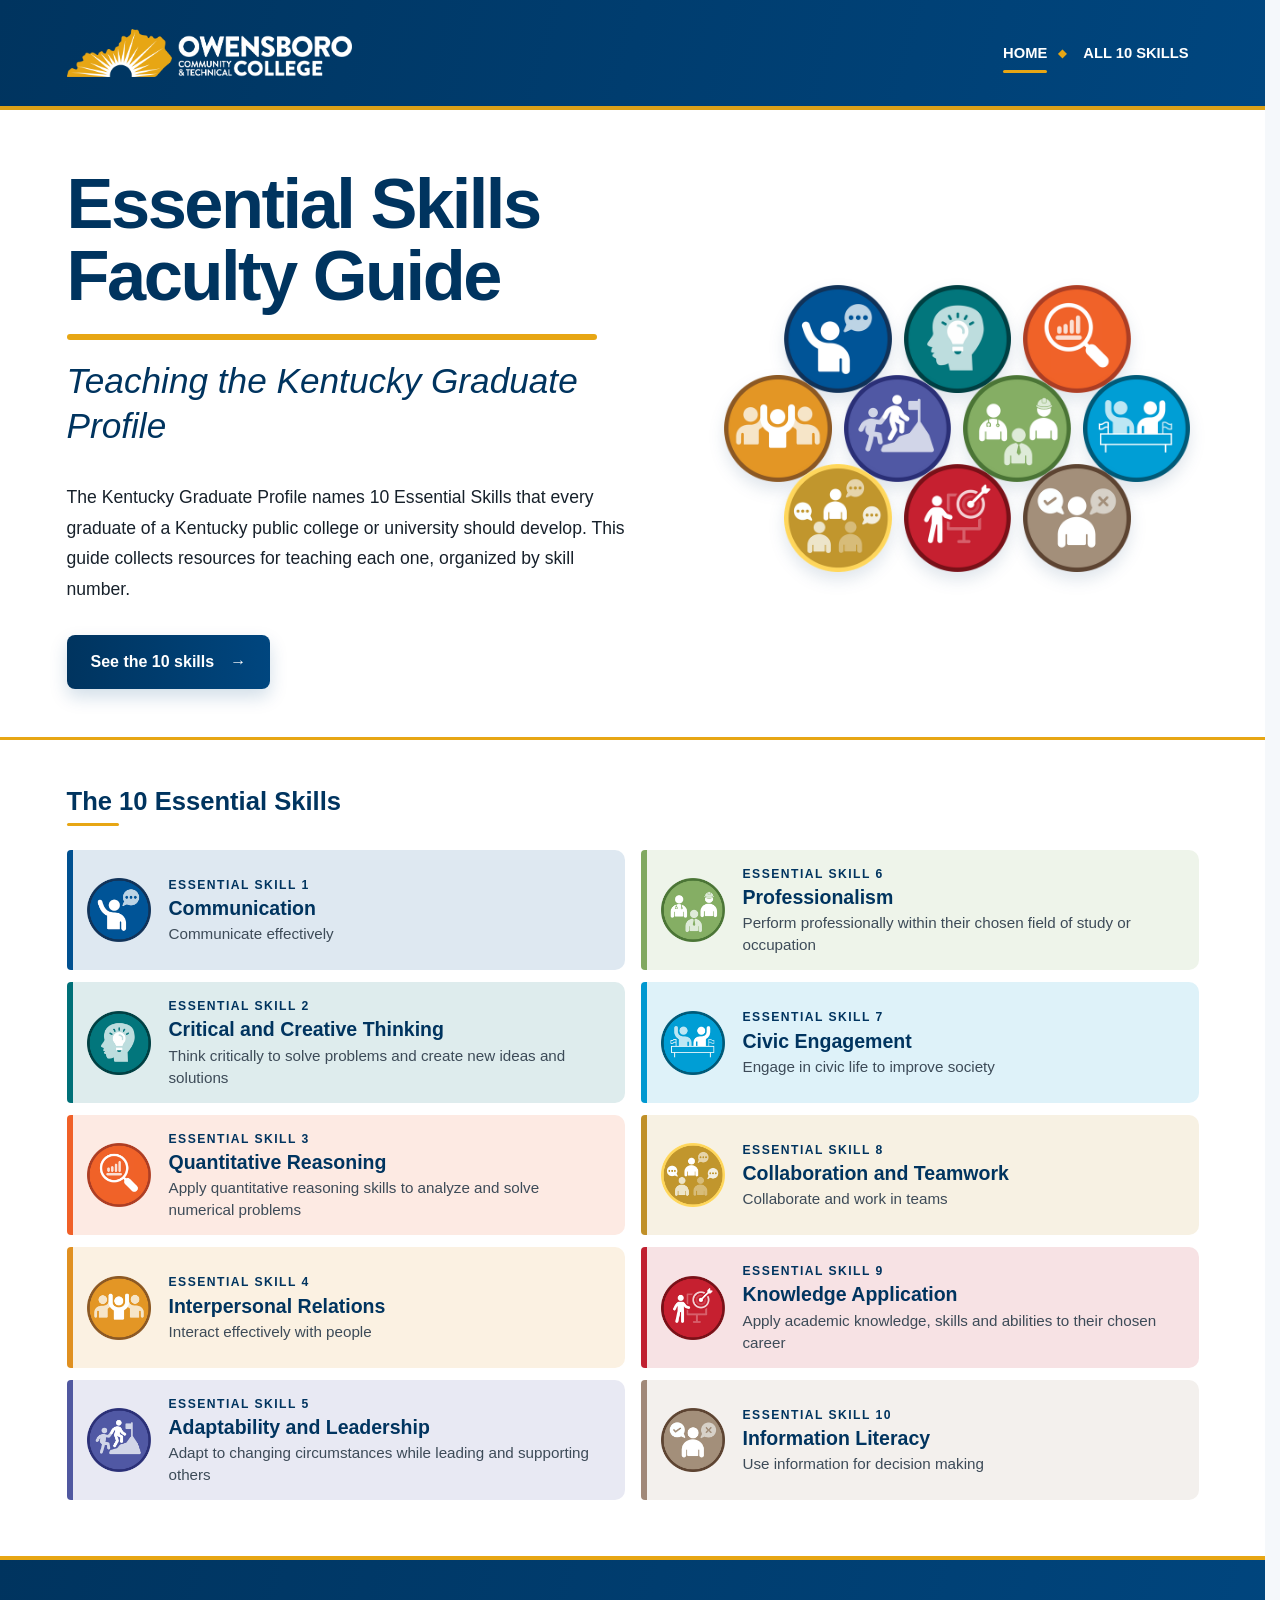
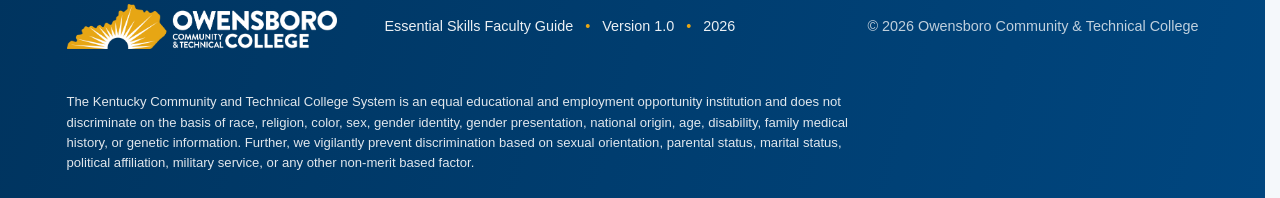
<file: index.html>
<!DOCTYPE html>
<html lang="en">
<head>
  <meta charset="UTF-8">
  <meta name="viewport" content="width=device-width, initial-scale=1.0">
  <title>Essential Skills Faculty Guide</title>
  <link rel="icon" type="image/png" sizes="48x48" href="images/icon-48.png">
  <link rel="apple-touch-icon" href="images/icon-180.png">
  <link rel="stylesheet" href="css/styles.css?v=6">
</head>
<body>
  <a class="skip-link" href="#main">Skip to main content</a>
  <header class="site-header">
    <div class="nav-shell">
      <a class="logo-link" href="index.html" aria-label="Essential Skills Faculty Guide home">
        <img src="images/Owensboro_horiz_RGBrev.png" alt="Owensboro Community and Technical College">
      </a>
      <nav class="site-links" aria-label="Site navigation">
        <a aria-current="page" href="index.html">HOME</a>
        <a href="index.html#skills">ALL 10 SKILLS</a>
      </nav>
    </div>
  </header>

  <main id="main">
    <section class="hero">
      <div class="hero-inner">
        <div class="hero-copy">
          <h1>Essential Skills<br>Faculty Guide</h1>
          <div class="hero-title-rule"></div>
          <p class="hero-subtitle">Teaching the Kentucky Graduate Profile</p>
          <p class="hero-intro">
            The Kentucky Graduate Profile names 10 Essential Skills that every graduate
            of a Kentucky public college or university should develop. This guide collects
            resources for teaching each one, organized by skill number.
          </p>
          <div class="hero-cta">
            <a class="primary-button" href="#skills">See the 10 skills <span aria-hidden="true">→</span></a>
          </div>
        </div>
        <div class="coin-cluster" aria-hidden="true">
          <div class="coin-row"><img src="images/skill-01.png" alt=""><img src="images/skill-02.png" alt=""><img src="images/skill-03.png" alt=""></div><div class="coin-row"><img src="images/skill-04.png" alt=""><img src="images/skill-05.png" alt=""><img src="images/skill-06.png" alt=""><img src="images/skill-07.png" alt=""></div><div class="coin-row"><img src="images/skill-08.png" alt=""><img src="images/skill-09.png" alt=""><img src="images/skill-10.png" alt=""></div>
        </div>
      </div>
    </section>

    <section class="skills-section" id="skills" aria-labelledby="skills-title">
      <div class="section-shell">
        <h2 class="skills-heading" id="skills-title">The 10 Essential Skills</h2>
        <span class="mini-rule" aria-hidden="true"></span>
        <ol class="skill-list">
          <li class="skill-01">
            <a class="skill-link" href="pages/skill-01.html">
              <img class="skill-coin" src="images/skill-01.png" alt="">
              <div class="skill-text">
                <span class="skill-num">Essential Skill 1</span>
                <h3 class="skill-name">Communication</h3>
                <p class="skill-desc">Communicate effectively</p>
              </div>
            </a>
          </li>
          <li class="skill-02">
            <a class="skill-link" href="pages/skill-02.html">
              <img class="skill-coin" src="images/skill-02.png" alt="">
              <div class="skill-text">
                <span class="skill-num">Essential Skill 2</span>
                <h3 class="skill-name">Critical and Creative Thinking</h3>
                <p class="skill-desc">Think critically to solve problems and create new ideas and solutions</p>
              </div>
            </a>
          </li>
          <li class="skill-03">
            <a class="skill-link" href="pages/skill-03.html">
              <img class="skill-coin" src="images/skill-03.png" alt="">
              <div class="skill-text">
                <span class="skill-num">Essential Skill 3</span>
                <h3 class="skill-name">Quantitative Reasoning</h3>
                <p class="skill-desc">Apply quantitative reasoning skills to analyze and solve numerical problems</p>
              </div>
            </a>
          </li>
          <li class="skill-04">
            <a class="skill-link" href="pages/skill-04.html">
              <img class="skill-coin" src="images/skill-04.png" alt="">
              <div class="skill-text">
                <span class="skill-num">Essential Skill 4</span>
                <h3 class="skill-name">Interpersonal Relations</h3>
                <p class="skill-desc">Interact effectively with people</p>
              </div>
            </a>
          </li>
          <li class="skill-05">
            <a class="skill-link" href="pages/skill-05.html">
              <img class="skill-coin" src="images/skill-05.png" alt="">
              <div class="skill-text">
                <span class="skill-num">Essential Skill 5</span>
                <h3 class="skill-name">Adaptability and Leadership</h3>
                <p class="skill-desc">Adapt to changing circumstances while leading and supporting others</p>
              </div>
            </a>
          </li>
          <li class="skill-06">
            <a class="skill-link" href="pages/skill-06.html">
              <img class="skill-coin" src="images/skill-06.png" alt="">
              <div class="skill-text">
                <span class="skill-num">Essential Skill 6</span>
                <h3 class="skill-name">Professionalism</h3>
                <p class="skill-desc">Perform professionally within their chosen field of study or occupation</p>
              </div>
            </a>
          </li>
          <li class="skill-07">
            <a class="skill-link" href="pages/skill-07.html">
              <img class="skill-coin" src="images/skill-07.png" alt="">
              <div class="skill-text">
                <span class="skill-num">Essential Skill 7</span>
                <h3 class="skill-name">Civic Engagement</h3>
                <p class="skill-desc">Engage in civic life to improve society</p>
              </div>
            </a>
          </li>
          <li class="skill-08">
            <a class="skill-link" href="pages/skill-08.html">
              <img class="skill-coin" src="images/skill-08.png" alt="">
              <div class="skill-text">
                <span class="skill-num">Essential Skill 8</span>
                <h3 class="skill-name">Collaboration and Teamwork</h3>
                <p class="skill-desc">Collaborate and work in teams</p>
              </div>
            </a>
          </li>
          <li class="skill-09">
            <a class="skill-link" href="pages/skill-09.html">
              <img class="skill-coin" src="images/skill-09.png" alt="">
              <div class="skill-text">
                <span class="skill-num">Essential Skill 9</span>
                <h3 class="skill-name">Knowledge Application</h3>
                <p class="skill-desc">Apply academic knowledge, skills and abilities to their chosen career</p>
              </div>
            </a>
          </li>
          <li class="skill-10">
            <a class="skill-link" href="pages/skill-10.html">
              <img class="skill-coin" src="images/skill-10.png" alt="">
              <div class="skill-text">
                <span class="skill-num">Essential Skill 10</span>
                <h3 class="skill-name">Information Literacy</h3>
                <p class="skill-desc">Use information for decision making</p>
              </div>
            </a>
          </li>
        </ol>
      </div>
    </section>
  </main>

  <footer class="site-footer">
    <div class="footer-shell">
      <img src="images/Owensboro_horiz_RGBrev.png" alt="Owensboro Community and Technical College">
      <p>Essential Skills Faculty Guide <span>•</span> Version 1.0 <span>•</span> 2026</p>
      <p>© 2026 Owensboro Community &amp; Technical College</p>
    </div>
  <div class="eeo-shell" style="max-width:var(--content);margin:0 auto;padding:0 24px 24px;"><p class="eeo" style="margin:0;max-width:110ch;font-size:.82rem;line-height:1.55;color:rgba(255,255,255,.88);">The Kentucky Community and Technical College System is an equal educational and employment opportunity institution and does not discriminate on the basis of race, religion, color, sex, gender identity, gender presentation, national origin, age, disability, family medical history, or genetic information. Further, we vigilantly prevent discrimination based on sexual orientation, parental status, marital status, political affiliation, military service, or any other non-merit based factor.</p></div>
</footer>
</body>
</html>
</file>
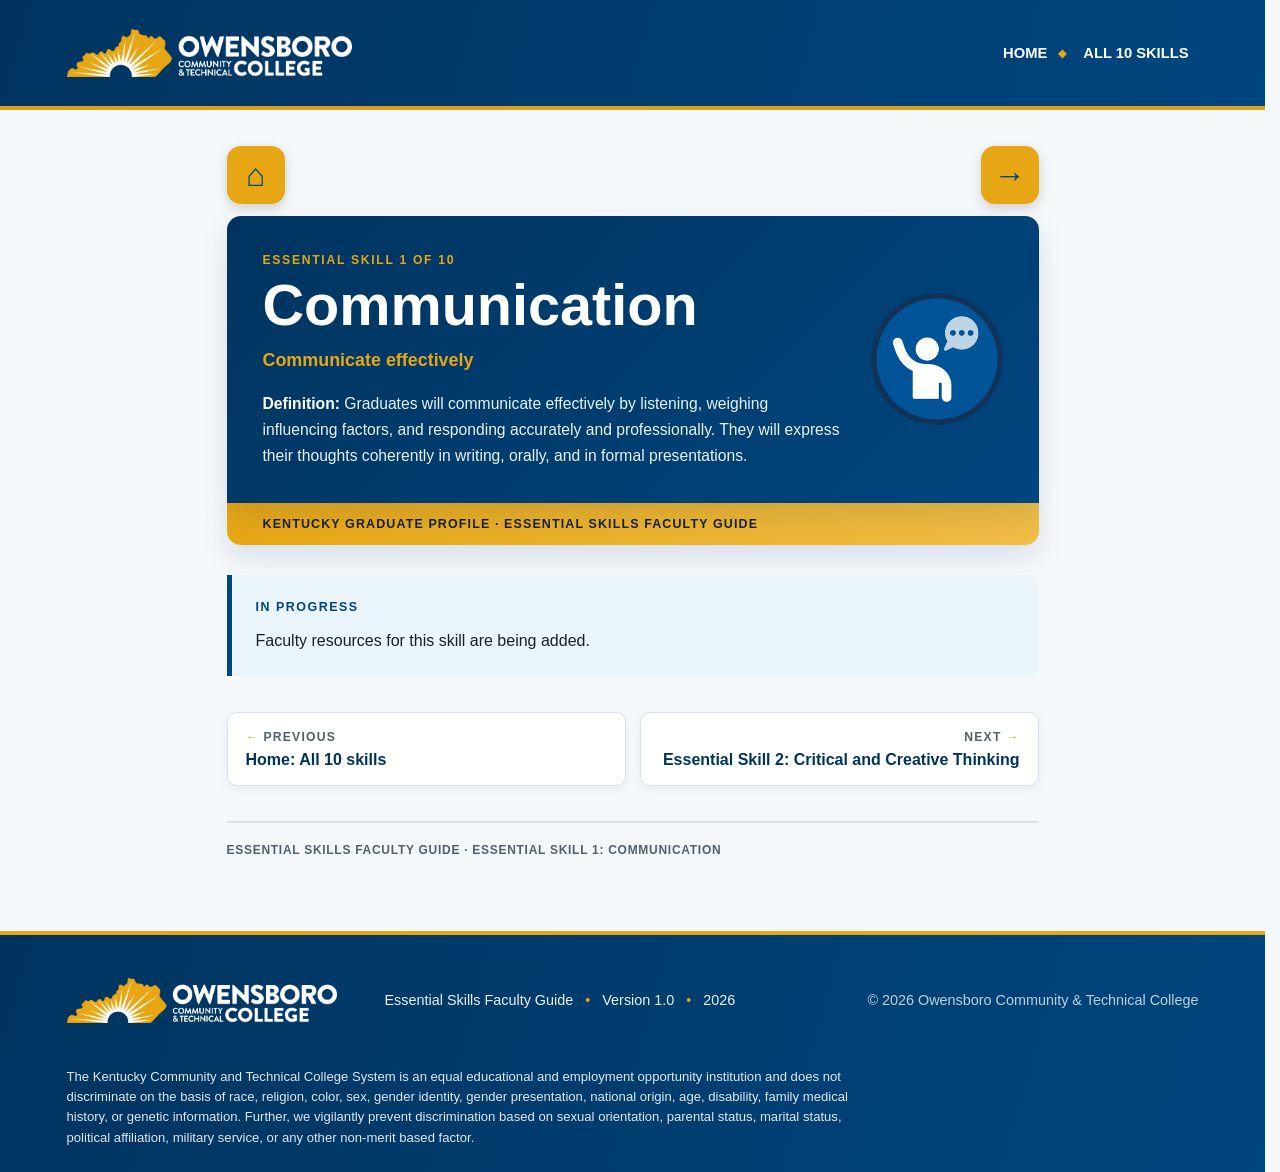
<file: pages/skill-01.html>
<!DOCTYPE html>
<html lang="en">
<head>
  <meta charset="UTF-8">
  <meta name="viewport" content="width=device-width, initial-scale=1.0">
  <title>Essential Skill 1: Communication – Essential Skills Faculty Guide</title>
  <link rel="icon" type="image/png" sizes="48x48" href="../images/icon-48.png">
  <link rel="apple-touch-icon" href="../images/icon-180.png">
  <link rel="stylesheet" href="../css/styles.css?v=6">
</head>
<body>
  <a class="skip-link" href="#main">Skip to main content</a>
  <header class="site-header">
    <div class="nav-shell">
      <a class="logo-link" href="../index.html" aria-label="Essential Skills Faculty Guide home">
        <img src="../images/Owensboro_horiz_RGBrev.png" alt="Owensboro Community and Technical College">
      </a>
      <nav class="site-links" aria-label="Site navigation">
        <a href="../index.html">HOME</a>
        <a href="../index.html#skills">ALL 10 SKILLS</a>
      </nav>
    </div>
  </header>

  <main id="main" class="chapter-page">
  <div class="page-navigation">
    <a
      class="page-nav"
      href="../index.html"
      aria-label="Home"
      title="Home">
      &#8962;
    </a>
    <a
      class="page-nav"
      href="skill-02.html"
      aria-label="Next: Essential Skill 2: Critical and Creative Thinking"
      title="Next: Essential Skill 2: Critical and Creative Thinking">
      &rarr;
    </a>
  </div>

  <div class="chapter-header">
    <div>
      <p class="header-label">Essential Skill 1 of 10</p>
      <h1 class="page-title">Communication</h1>
      <p class="page-subtitle">Communicate effectively</p>
      <p class="header-definition"><strong>Definition:</strong> Graduates will communicate effectively by listening, weighing influencing factors, and responding accurately and professionally. They will express their thoughts coherently in writing, orally, and in formal presentations.</p>
    </div>
    <img class="header-coin" src="../images/skill-01.png" alt="">
  </div>
  <div class="header-strip">Kentucky Graduate Profile  ·  Essential Skills Faculty Guide</div>

  <div class="purpose-box">
    <p class="box-label">In progress</p>
    <p>Faculty resources for this skill are being added.</p>
  </div>

  <nav class="step-nav" aria-label="Previous and next page">
    <a class="step-link prev" href="../index.html"><span class="step-dir">Previous</span><span class="step-name">Home: All 10 skills</span></a>
    <a class="step-link next" href="skill-02.html"><span class="step-dir">Next</span><span class="step-name">Essential Skill 2: Critical and Creative Thinking</span></a>
  </nav>

  <div class="page-footer">Essential Skills Faculty Guide  ·  Essential Skill 1: Communication</div>
  </main>

  <footer class="site-footer">
    <div class="footer-shell">
      <img src="../images/Owensboro_horiz_RGBrev.png" alt="Owensboro Community and Technical College">
      <p>Essential Skills Faculty Guide <span>•</span> Version 1.0 <span>•</span> 2026</p>
      <p>© 2026 Owensboro Community &amp; Technical College</p>
    </div>
  <div class="eeo-shell" style="max-width:var(--content);margin:0 auto;padding:0 24px 24px;"><p class="eeo" style="margin:0;max-width:110ch;font-size:.82rem;line-height:1.55;color:rgba(255,255,255,.88);">The Kentucky Community and Technical College System is an equal educational and employment opportunity institution and does not discriminate on the basis of race, religion, color, sex, gender identity, gender presentation, national origin, age, disability, family medical history, or genetic information. Further, we vigilantly prevent discrimination based on sexual orientation, parental status, marital status, political affiliation, military service, or any other non-merit based factor.</p></div>
</footer>
</body>
</html>
</file>
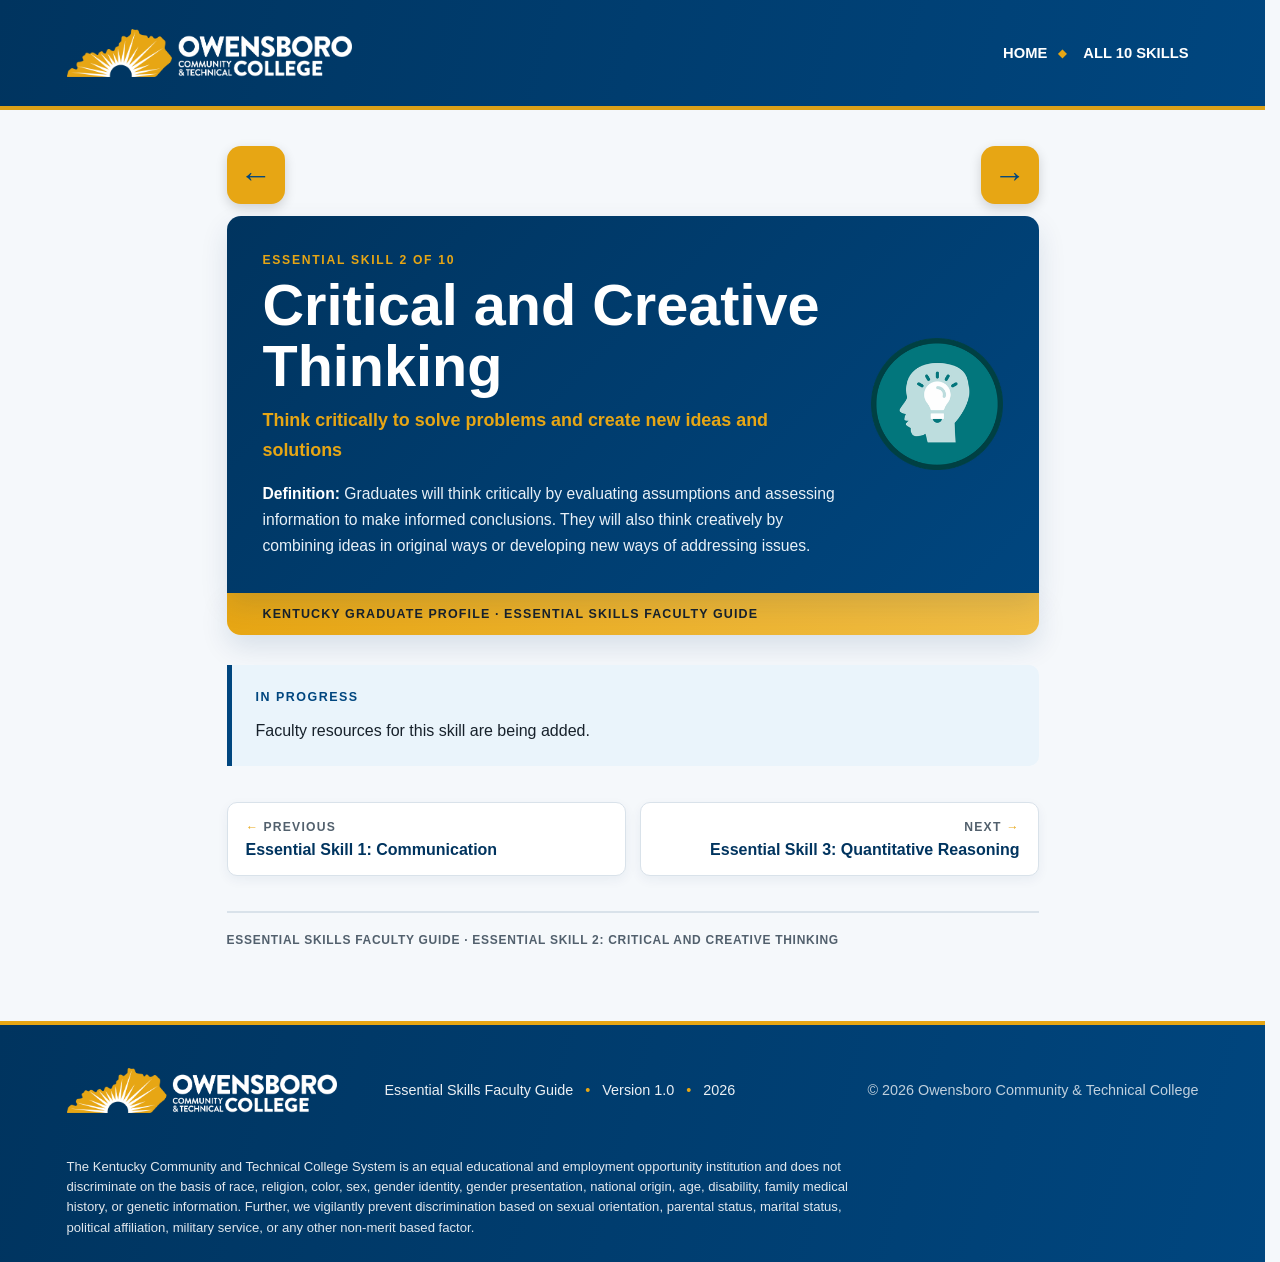
<file: pages/skill-02.html>
<!DOCTYPE html>
<html lang="en">
<head>
  <meta charset="UTF-8">
  <meta name="viewport" content="width=device-width, initial-scale=1.0">
  <title>Essential Skill 2: Critical and Creative Thinking – Essential Skills Faculty Guide</title>
  <link rel="icon" type="image/png" sizes="48x48" href="../images/icon-48.png">
  <link rel="apple-touch-icon" href="../images/icon-180.png">
  <link rel="stylesheet" href="../css/styles.css?v=6">
</head>
<body>
  <a class="skip-link" href="#main">Skip to main content</a>
  <header class="site-header">
    <div class="nav-shell">
      <a class="logo-link" href="../index.html" aria-label="Essential Skills Faculty Guide home">
        <img src="../images/Owensboro_horiz_RGBrev.png" alt="Owensboro Community and Technical College">
      </a>
      <nav class="site-links" aria-label="Site navigation">
        <a href="../index.html">HOME</a>
        <a href="../index.html#skills">ALL 10 SKILLS</a>
      </nav>
    </div>
  </header>

  <main id="main" class="chapter-page">
  <div class="page-navigation">
    <a
      class="page-nav"
      href="skill-01.html"
      aria-label="Previous: Essential Skill 1: Communication"
      title="Previous: Essential Skill 1: Communication">
      &larr;
    </a>
    <a
      class="page-nav"
      href="skill-03.html"
      aria-label="Next: Essential Skill 3: Quantitative Reasoning"
      title="Next: Essential Skill 3: Quantitative Reasoning">
      &rarr;
    </a>
  </div>

  <div class="chapter-header">
    <div>
      <p class="header-label">Essential Skill 2 of 10</p>
      <h1 class="page-title">Critical and Creative Thinking</h1>
      <p class="page-subtitle">Think critically to solve problems and create new ideas and solutions</p>
      <p class="header-definition"><strong>Definition:</strong> Graduates will think critically by evaluating assumptions and assessing information to make informed conclusions. They will also think creatively by combining ideas in original ways or developing new ways of addressing issues.</p>
    </div>
    <img class="header-coin" src="../images/skill-02.png" alt="">
  </div>
  <div class="header-strip">Kentucky Graduate Profile  ·  Essential Skills Faculty Guide</div>

  <div class="purpose-box">
    <p class="box-label">In progress</p>
    <p>Faculty resources for this skill are being added.</p>
  </div>

  <nav class="step-nav" aria-label="Previous and next page">
    <a class="step-link prev" href="skill-01.html"><span class="step-dir">Previous</span><span class="step-name">Essential Skill 1: Communication</span></a>
    <a class="step-link next" href="skill-03.html"><span class="step-dir">Next</span><span class="step-name">Essential Skill 3: Quantitative Reasoning</span></a>
  </nav>

  <div class="page-footer">Essential Skills Faculty Guide  ·  Essential Skill 2: Critical and Creative Thinking</div>
  </main>

  <footer class="site-footer">
    <div class="footer-shell">
      <img src="../images/Owensboro_horiz_RGBrev.png" alt="Owensboro Community and Technical College">
      <p>Essential Skills Faculty Guide <span>•</span> Version 1.0 <span>•</span> 2026</p>
      <p>© 2026 Owensboro Community &amp; Technical College</p>
    </div>
  <div class="eeo-shell" style="max-width:var(--content);margin:0 auto;padding:0 24px 24px;"><p class="eeo" style="margin:0;max-width:110ch;font-size:.82rem;line-height:1.55;color:rgba(255,255,255,.88);">The Kentucky Community and Technical College System is an equal educational and employment opportunity institution and does not discriminate on the basis of race, religion, color, sex, gender identity, gender presentation, national origin, age, disability, family medical history, or genetic information. Further, we vigilantly prevent discrimination based on sexual orientation, parental status, marital status, political affiliation, military service, or any other non-merit based factor.</p></div>
</footer>
</body>
</html>
</file>
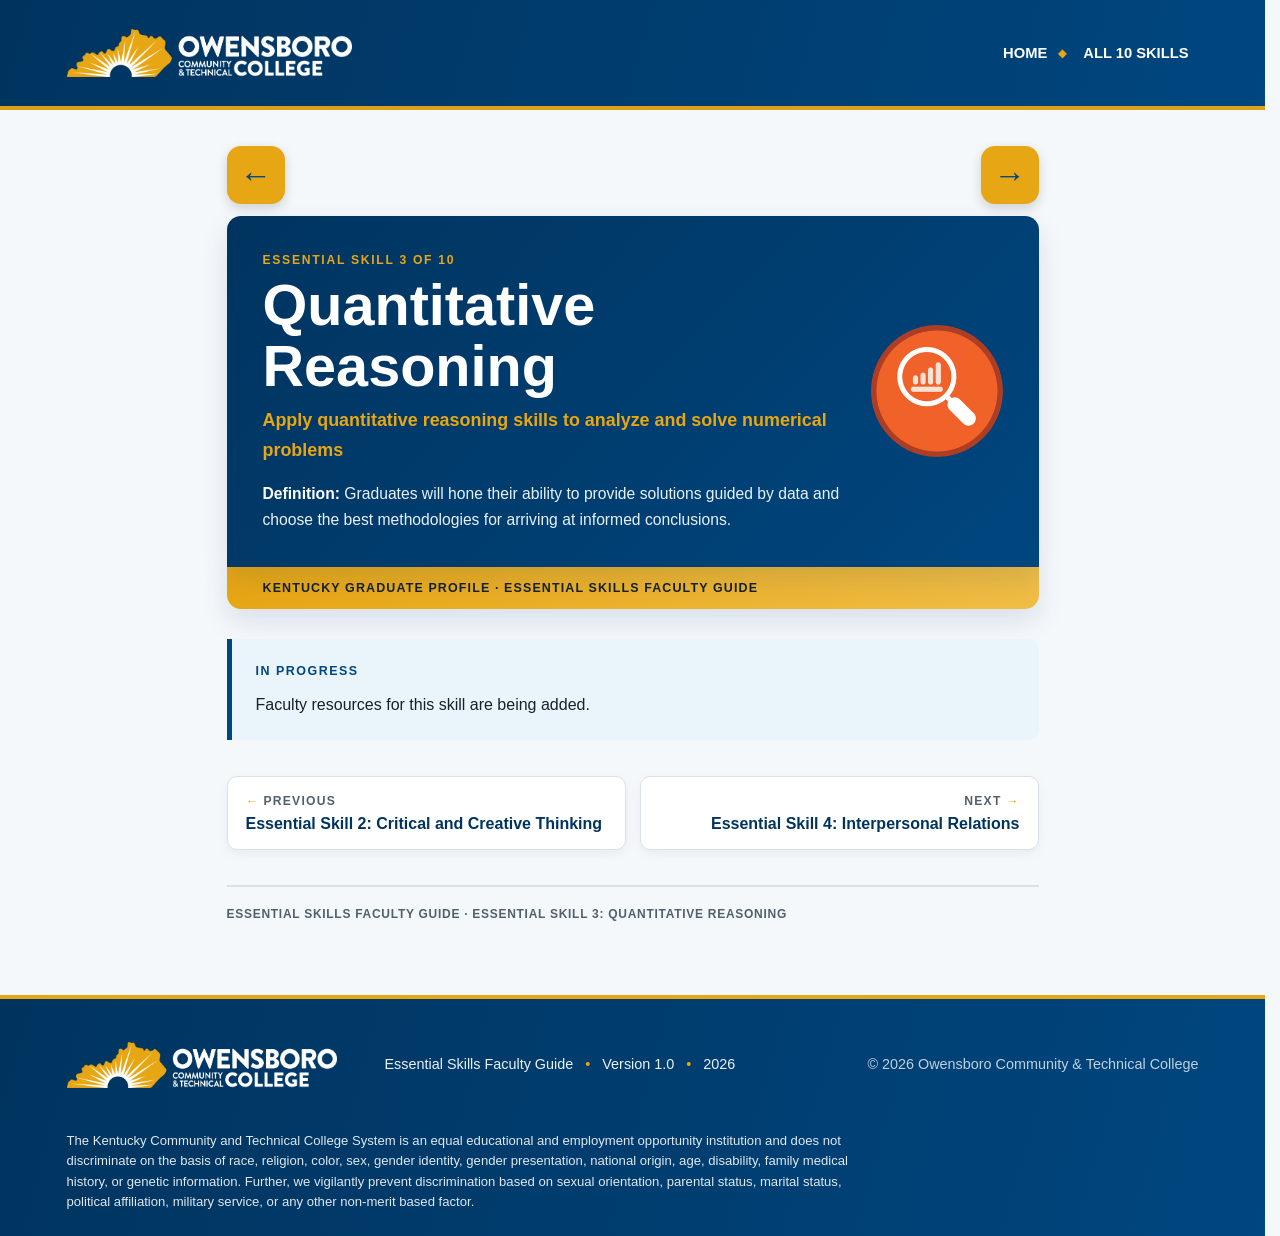
<file: pages/skill-03.html>
<!DOCTYPE html>
<html lang="en">
<head>
  <meta charset="UTF-8">
  <meta name="viewport" content="width=device-width, initial-scale=1.0">
  <title>Essential Skill 3: Quantitative Reasoning – Essential Skills Faculty Guide</title>
  <link rel="icon" type="image/png" sizes="48x48" href="../images/icon-48.png">
  <link rel="apple-touch-icon" href="../images/icon-180.png">
  <link rel="stylesheet" href="../css/styles.css?v=6">
</head>
<body>
  <a class="skip-link" href="#main">Skip to main content</a>
  <header class="site-header">
    <div class="nav-shell">
      <a class="logo-link" href="../index.html" aria-label="Essential Skills Faculty Guide home">
        <img src="../images/Owensboro_horiz_RGBrev.png" alt="Owensboro Community and Technical College">
      </a>
      <nav class="site-links" aria-label="Site navigation">
        <a href="../index.html">HOME</a>
        <a href="../index.html#skills">ALL 10 SKILLS</a>
      </nav>
    </div>
  </header>

  <main id="main" class="chapter-page">
  <div class="page-navigation">
    <a
      class="page-nav"
      href="skill-02.html"
      aria-label="Previous: Essential Skill 2: Critical and Creative Thinking"
      title="Previous: Essential Skill 2: Critical and Creative Thinking">
      &larr;
    </a>
    <a
      class="page-nav"
      href="skill-04.html"
      aria-label="Next: Essential Skill 4: Interpersonal Relations"
      title="Next: Essential Skill 4: Interpersonal Relations">
      &rarr;
    </a>
  </div>

  <div class="chapter-header">
    <div>
      <p class="header-label">Essential Skill 3 of 10</p>
      <h1 class="page-title">Quantitative Reasoning</h1>
      <p class="page-subtitle">Apply quantitative reasoning skills to analyze and solve numerical problems</p>
      <p class="header-definition"><strong>Definition:</strong> Graduates will hone their ability to provide solutions guided by data and choose the best methodologies for arriving at informed conclusions.</p>
    </div>
    <img class="header-coin" src="../images/skill-03.png" alt="">
  </div>
  <div class="header-strip">Kentucky Graduate Profile  ·  Essential Skills Faculty Guide</div>

  <div class="purpose-box">
    <p class="box-label">In progress</p>
    <p>Faculty resources for this skill are being added.</p>
  </div>

  <nav class="step-nav" aria-label="Previous and next page">
    <a class="step-link prev" href="skill-02.html"><span class="step-dir">Previous</span><span class="step-name">Essential Skill 2: Critical and Creative Thinking</span></a>
    <a class="step-link next" href="skill-04.html"><span class="step-dir">Next</span><span class="step-name">Essential Skill 4: Interpersonal Relations</span></a>
  </nav>

  <div class="page-footer">Essential Skills Faculty Guide  ·  Essential Skill 3: Quantitative Reasoning</div>
  </main>

  <footer class="site-footer">
    <div class="footer-shell">
      <img src="../images/Owensboro_horiz_RGBrev.png" alt="Owensboro Community and Technical College">
      <p>Essential Skills Faculty Guide <span>•</span> Version 1.0 <span>•</span> 2026</p>
      <p>© 2026 Owensboro Community &amp; Technical College</p>
    </div>
  <div class="eeo-shell" style="max-width:var(--content);margin:0 auto;padding:0 24px 24px;"><p class="eeo" style="margin:0;max-width:110ch;font-size:.82rem;line-height:1.55;color:rgba(255,255,255,.88);">The Kentucky Community and Technical College System is an equal educational and employment opportunity institution and does not discriminate on the basis of race, religion, color, sex, gender identity, gender presentation, national origin, age, disability, family medical history, or genetic information. Further, we vigilantly prevent discrimination based on sexual orientation, parental status, marital status, political affiliation, military service, or any other non-merit based factor.</p></div>
</footer>
</body>
</html>
</file>
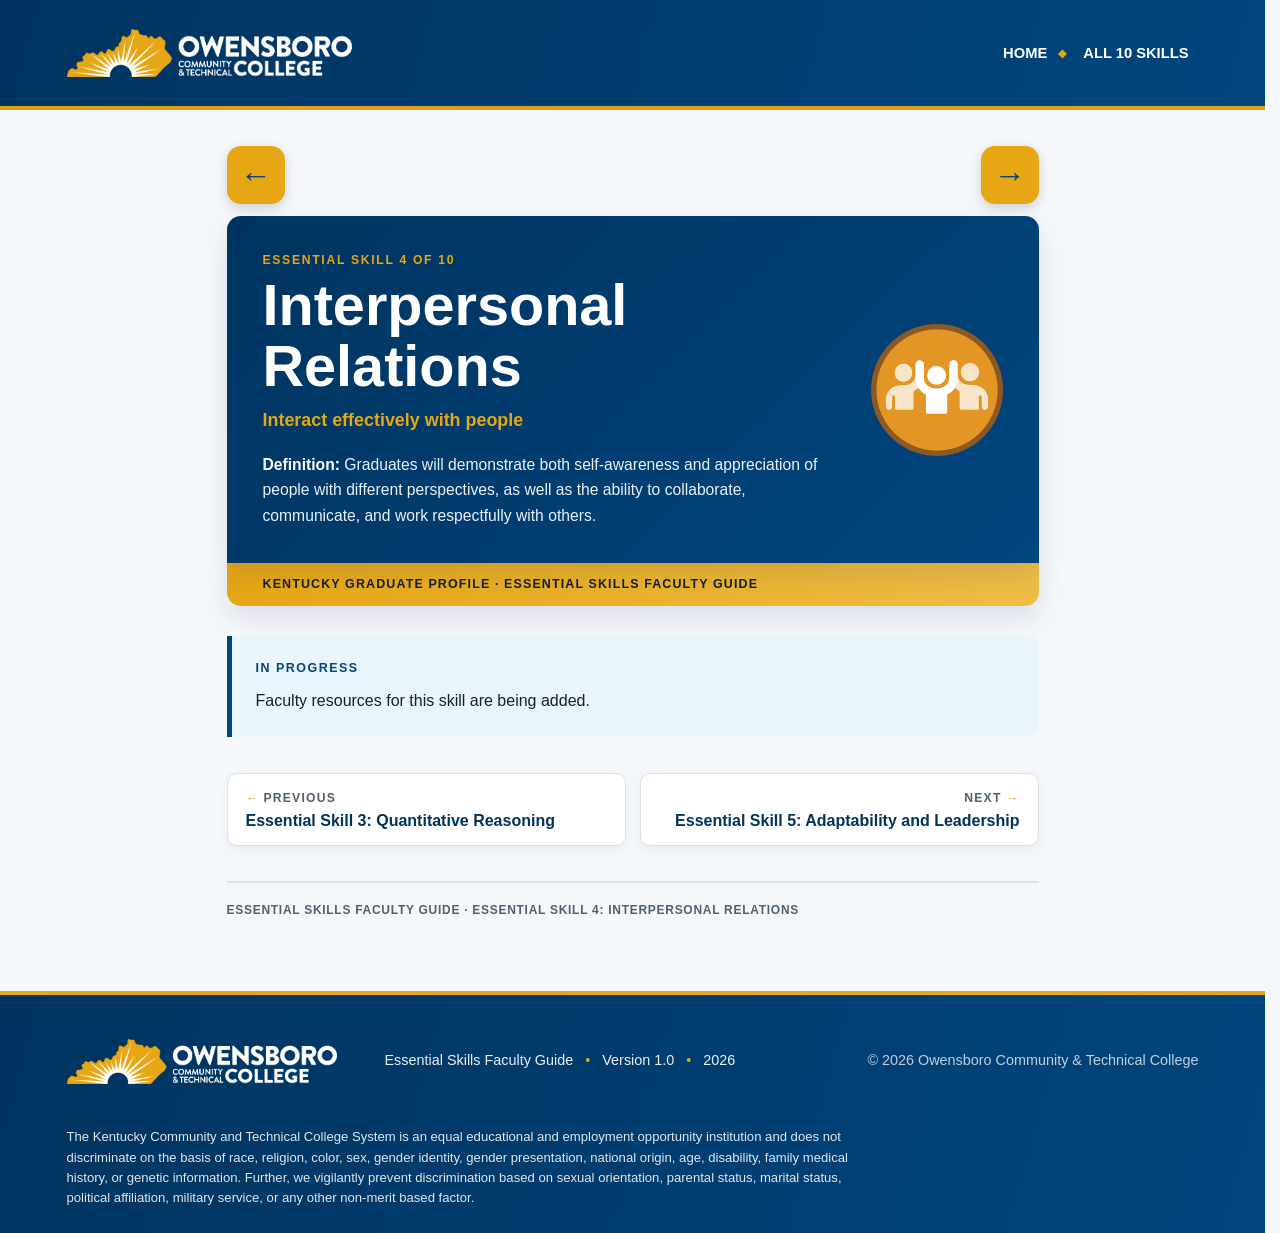
<file: pages/skill-04.html>
<!DOCTYPE html>
<html lang="en">
<head>
  <meta charset="UTF-8">
  <meta name="viewport" content="width=device-width, initial-scale=1.0">
  <title>Essential Skill 4: Interpersonal Relations – Essential Skills Faculty Guide</title>
  <link rel="icon" type="image/png" sizes="48x48" href="../images/icon-48.png">
  <link rel="apple-touch-icon" href="../images/icon-180.png">
  <link rel="stylesheet" href="../css/styles.css?v=6">
</head>
<body>
  <a class="skip-link" href="#main">Skip to main content</a>
  <header class="site-header">
    <div class="nav-shell">
      <a class="logo-link" href="../index.html" aria-label="Essential Skills Faculty Guide home">
        <img src="../images/Owensboro_horiz_RGBrev.png" alt="Owensboro Community and Technical College">
      </a>
      <nav class="site-links" aria-label="Site navigation">
        <a href="../index.html">HOME</a>
        <a href="../index.html#skills">ALL 10 SKILLS</a>
      </nav>
    </div>
  </header>

  <main id="main" class="chapter-page">
  <div class="page-navigation">
    <a
      class="page-nav"
      href="skill-03.html"
      aria-label="Previous: Essential Skill 3: Quantitative Reasoning"
      title="Previous: Essential Skill 3: Quantitative Reasoning">
      &larr;
    </a>
    <a
      class="page-nav"
      href="skill-05.html"
      aria-label="Next: Essential Skill 5: Adaptability and Leadership"
      title="Next: Essential Skill 5: Adaptability and Leadership">
      &rarr;
    </a>
  </div>

  <div class="chapter-header">
    <div>
      <p class="header-label">Essential Skill 4 of 10</p>
      <h1 class="page-title">Interpersonal Relations</h1>
      <p class="page-subtitle">Interact effectively with people</p>
      <p class="header-definition"><strong>Definition:</strong> Graduates will demonstrate both self-awareness and appreciation of people with different perspectives, as well as the ability to collaborate, communicate, and work respectfully with others.</p>
    </div>
    <img class="header-coin" src="../images/skill-04.png" alt="">
  </div>
  <div class="header-strip">Kentucky Graduate Profile  ·  Essential Skills Faculty Guide</div>

  <div class="purpose-box">
    <p class="box-label">In progress</p>
    <p>Faculty resources for this skill are being added.</p>
  </div>

  <nav class="step-nav" aria-label="Previous and next page">
    <a class="step-link prev" href="skill-03.html"><span class="step-dir">Previous</span><span class="step-name">Essential Skill 3: Quantitative Reasoning</span></a>
    <a class="step-link next" href="skill-05.html"><span class="step-dir">Next</span><span class="step-name">Essential Skill 5: Adaptability and Leadership</span></a>
  </nav>

  <div class="page-footer">Essential Skills Faculty Guide  ·  Essential Skill 4: Interpersonal Relations</div>
  </main>

  <footer class="site-footer">
    <div class="footer-shell">
      <img src="../images/Owensboro_horiz_RGBrev.png" alt="Owensboro Community and Technical College">
      <p>Essential Skills Faculty Guide <span>•</span> Version 1.0 <span>•</span> 2026</p>
      <p>© 2026 Owensboro Community &amp; Technical College</p>
    </div>
  <div class="eeo-shell" style="max-width:var(--content);margin:0 auto;padding:0 24px 24px;"><p class="eeo" style="margin:0;max-width:110ch;font-size:.82rem;line-height:1.55;color:rgba(255,255,255,.88);">The Kentucky Community and Technical College System is an equal educational and employment opportunity institution and does not discriminate on the basis of race, religion, color, sex, gender identity, gender presentation, national origin, age, disability, family medical history, or genetic information. Further, we vigilantly prevent discrimination based on sexual orientation, parental status, marital status, political affiliation, military service, or any other non-merit based factor.</p></div>
</footer>
</body>
</html>
</file>
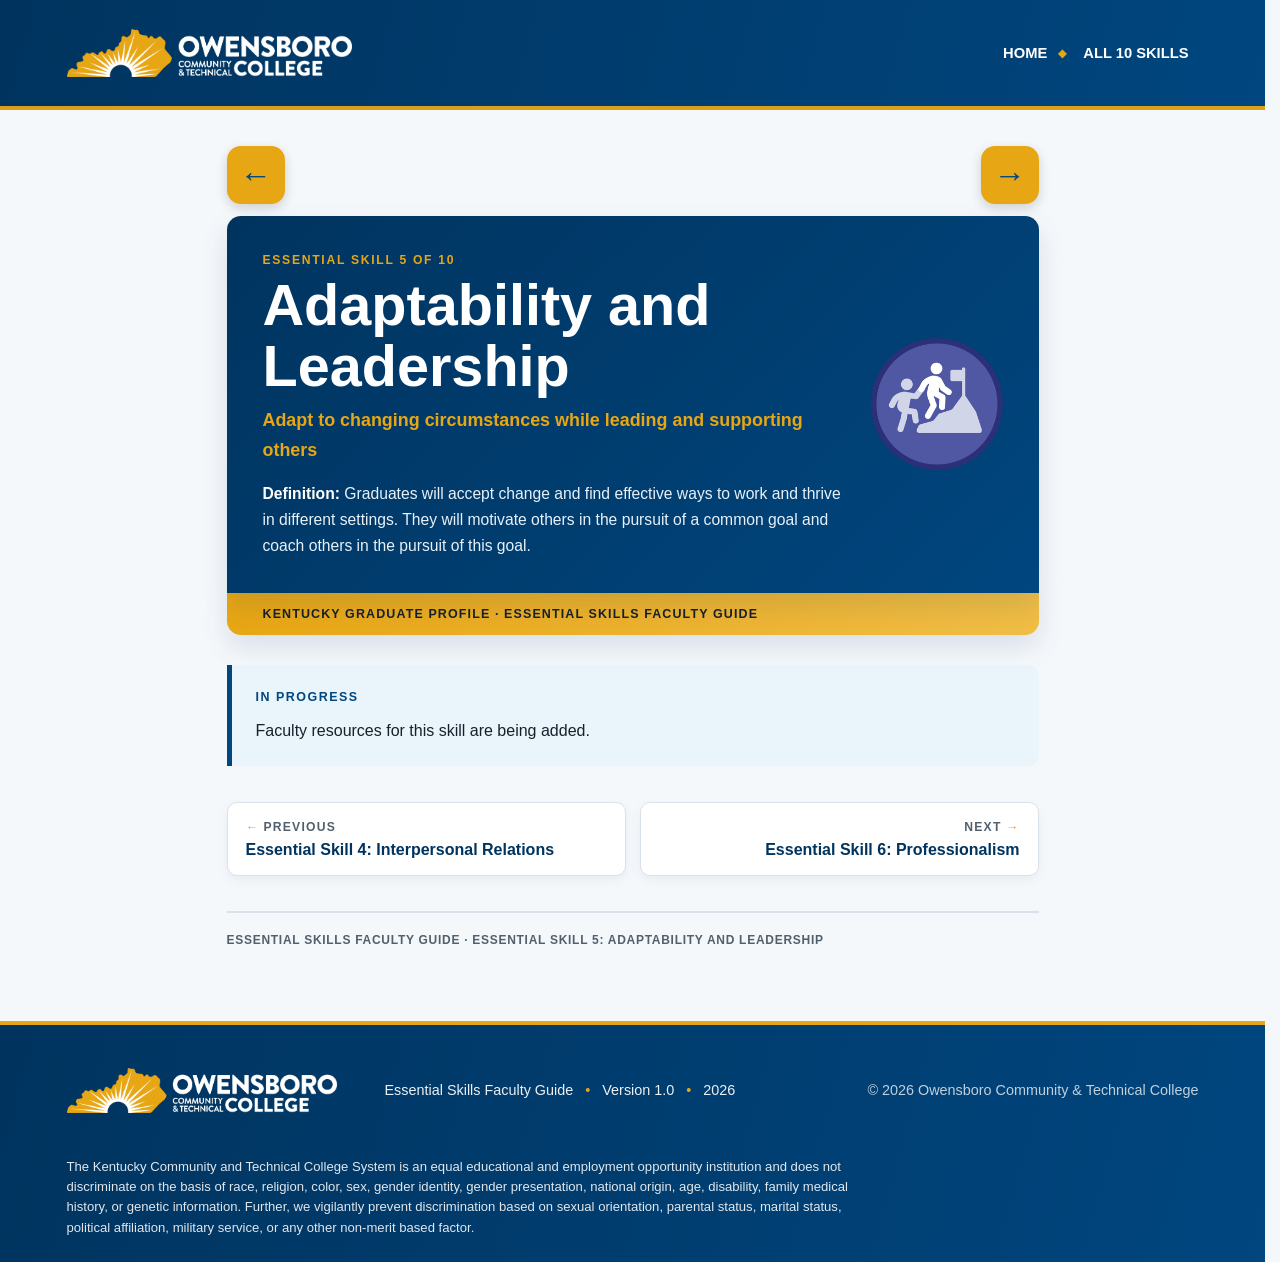
<file: pages/skill-05.html>
<!DOCTYPE html>
<html lang="en">
<head>
  <meta charset="UTF-8">
  <meta name="viewport" content="width=device-width, initial-scale=1.0">
  <title>Essential Skill 5: Adaptability and Leadership – Essential Skills Faculty Guide</title>
  <link rel="icon" type="image/png" sizes="48x48" href="../images/icon-48.png">
  <link rel="apple-touch-icon" href="../images/icon-180.png">
  <link rel="stylesheet" href="../css/styles.css?v=6">
</head>
<body>
  <a class="skip-link" href="#main">Skip to main content</a>
  <header class="site-header">
    <div class="nav-shell">
      <a class="logo-link" href="../index.html" aria-label="Essential Skills Faculty Guide home">
        <img src="../images/Owensboro_horiz_RGBrev.png" alt="Owensboro Community and Technical College">
      </a>
      <nav class="site-links" aria-label="Site navigation">
        <a href="../index.html">HOME</a>
        <a href="../index.html#skills">ALL 10 SKILLS</a>
      </nav>
    </div>
  </header>

  <main id="main" class="chapter-page">
  <div class="page-navigation">
    <a
      class="page-nav"
      href="skill-04.html"
      aria-label="Previous: Essential Skill 4: Interpersonal Relations"
      title="Previous: Essential Skill 4: Interpersonal Relations">
      &larr;
    </a>
    <a
      class="page-nav"
      href="skill-06.html"
      aria-label="Next: Essential Skill 6: Professionalism"
      title="Next: Essential Skill 6: Professionalism">
      &rarr;
    </a>
  </div>

  <div class="chapter-header">
    <div>
      <p class="header-label">Essential Skill 5 of 10</p>
      <h1 class="page-title">Adaptability and Leadership</h1>
      <p class="page-subtitle">Adapt to changing circumstances while leading and supporting others</p>
      <p class="header-definition"><strong>Definition:</strong> Graduates will accept change and find effective ways to work and thrive in different settings. They will motivate others in the pursuit of a common goal and coach others in the pursuit of this goal.</p>
    </div>
    <img class="header-coin" src="../images/skill-05.png" alt="">
  </div>
  <div class="header-strip">Kentucky Graduate Profile  ·  Essential Skills Faculty Guide</div>

  <div class="purpose-box">
    <p class="box-label">In progress</p>
    <p>Faculty resources for this skill are being added.</p>
  </div>

  <nav class="step-nav" aria-label="Previous and next page">
    <a class="step-link prev" href="skill-04.html"><span class="step-dir">Previous</span><span class="step-name">Essential Skill 4: Interpersonal Relations</span></a>
    <a class="step-link next" href="skill-06.html"><span class="step-dir">Next</span><span class="step-name">Essential Skill 6: Professionalism</span></a>
  </nav>

  <div class="page-footer">Essential Skills Faculty Guide  ·  Essential Skill 5: Adaptability and Leadership</div>
  </main>

  <footer class="site-footer">
    <div class="footer-shell">
      <img src="../images/Owensboro_horiz_RGBrev.png" alt="Owensboro Community and Technical College">
      <p>Essential Skills Faculty Guide <span>•</span> Version 1.0 <span>•</span> 2026</p>
      <p>© 2026 Owensboro Community &amp; Technical College</p>
    </div>
  <div class="eeo-shell" style="max-width:var(--content);margin:0 auto;padding:0 24px 24px;"><p class="eeo" style="margin:0;max-width:110ch;font-size:.82rem;line-height:1.55;color:rgba(255,255,255,.88);">The Kentucky Community and Technical College System is an equal educational and employment opportunity institution and does not discriminate on the basis of race, religion, color, sex, gender identity, gender presentation, national origin, age, disability, family medical history, or genetic information. Further, we vigilantly prevent discrimination based on sexual orientation, parental status, marital status, political affiliation, military service, or any other non-merit based factor.</p></div>
</footer>
</body>
</html>
</file>
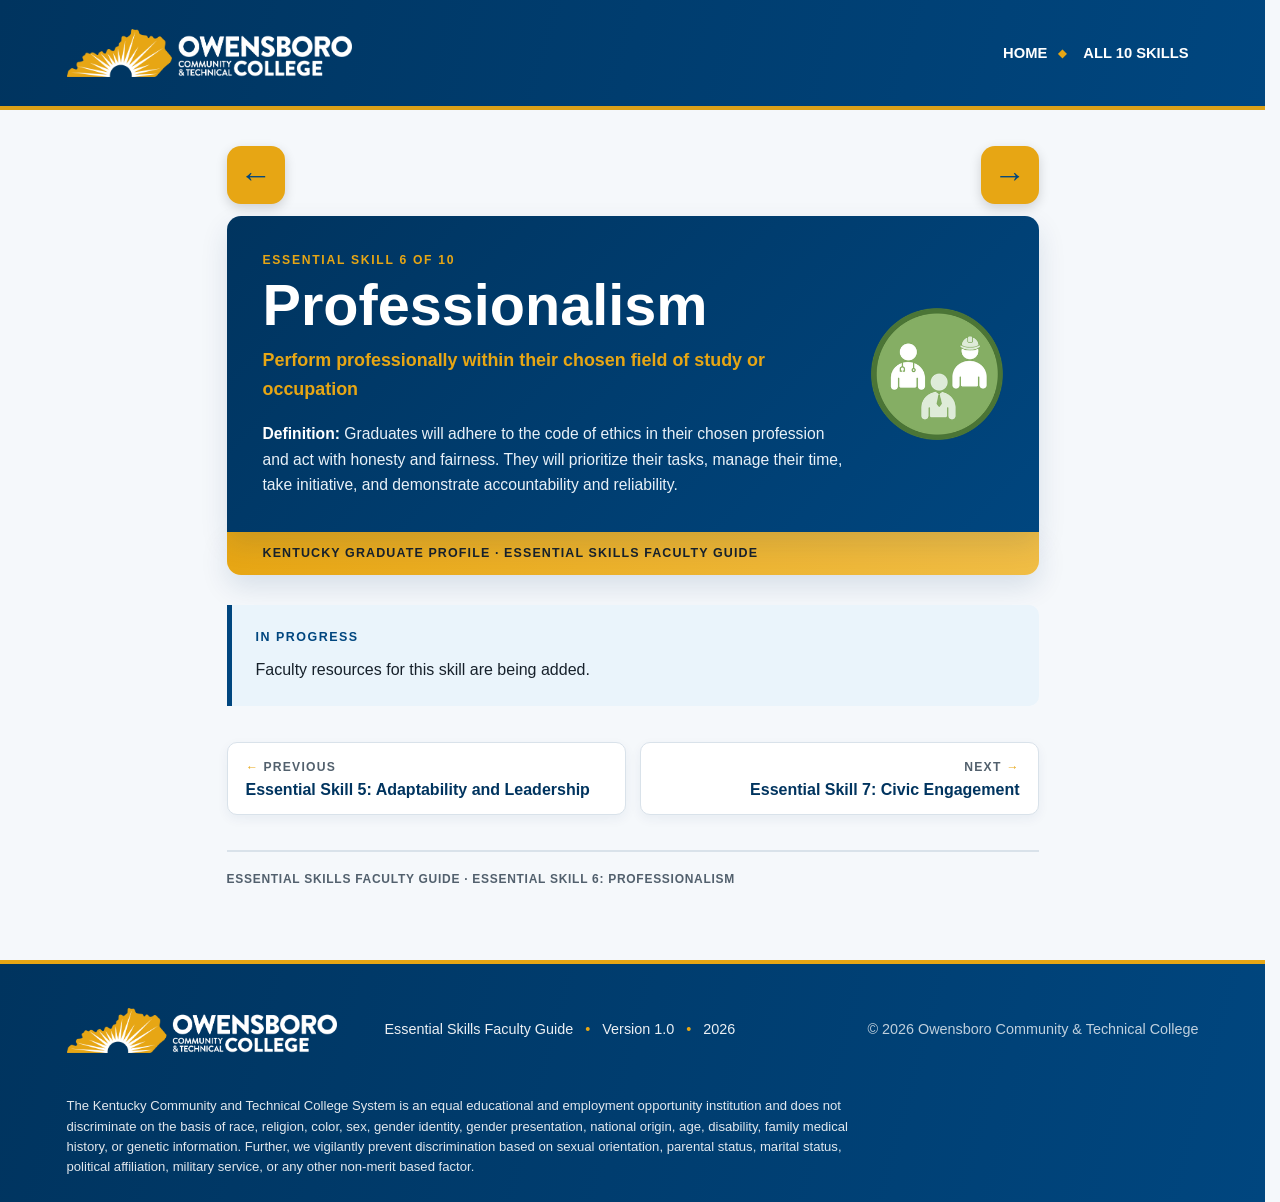
<file: pages/skill-06.html>
<!DOCTYPE html>
<html lang="en">
<head>
  <meta charset="UTF-8">
  <meta name="viewport" content="width=device-width, initial-scale=1.0">
  <title>Essential Skill 6: Professionalism – Essential Skills Faculty Guide</title>
  <link rel="icon" type="image/png" sizes="48x48" href="../images/icon-48.png">
  <link rel="apple-touch-icon" href="../images/icon-180.png">
  <link rel="stylesheet" href="../css/styles.css?v=6">
</head>
<body>
  <a class="skip-link" href="#main">Skip to main content</a>
  <header class="site-header">
    <div class="nav-shell">
      <a class="logo-link" href="../index.html" aria-label="Essential Skills Faculty Guide home">
        <img src="../images/Owensboro_horiz_RGBrev.png" alt="Owensboro Community and Technical College">
      </a>
      <nav class="site-links" aria-label="Site navigation">
        <a href="../index.html">HOME</a>
        <a href="../index.html#skills">ALL 10 SKILLS</a>
      </nav>
    </div>
  </header>

  <main id="main" class="chapter-page">
  <div class="page-navigation">
    <a
      class="page-nav"
      href="skill-05.html"
      aria-label="Previous: Essential Skill 5: Adaptability and Leadership"
      title="Previous: Essential Skill 5: Adaptability and Leadership">
      &larr;
    </a>
    <a
      class="page-nav"
      href="skill-07.html"
      aria-label="Next: Essential Skill 7: Civic Engagement"
      title="Next: Essential Skill 7: Civic Engagement">
      &rarr;
    </a>
  </div>

  <div class="chapter-header">
    <div>
      <p class="header-label">Essential Skill 6 of 10</p>
      <h1 class="page-title">Professionalism</h1>
      <p class="page-subtitle">Perform professionally within their chosen field of study or occupation</p>
      <p class="header-definition"><strong>Definition:</strong> Graduates will adhere to the code of ethics in their chosen profession and act with honesty and fairness. They will prioritize their tasks, manage their time, take initiative, and demonstrate accountability and reliability.</p>
    </div>
    <img class="header-coin" src="../images/skill-06.png" alt="">
  </div>
  <div class="header-strip">Kentucky Graduate Profile  ·  Essential Skills Faculty Guide</div>

  <div class="purpose-box">
    <p class="box-label">In progress</p>
    <p>Faculty resources for this skill are being added.</p>
  </div>

  <nav class="step-nav" aria-label="Previous and next page">
    <a class="step-link prev" href="skill-05.html"><span class="step-dir">Previous</span><span class="step-name">Essential Skill 5: Adaptability and Leadership</span></a>
    <a class="step-link next" href="skill-07.html"><span class="step-dir">Next</span><span class="step-name">Essential Skill 7: Civic Engagement</span></a>
  </nav>

  <div class="page-footer">Essential Skills Faculty Guide  ·  Essential Skill 6: Professionalism</div>
  </main>

  <footer class="site-footer">
    <div class="footer-shell">
      <img src="../images/Owensboro_horiz_RGBrev.png" alt="Owensboro Community and Technical College">
      <p>Essential Skills Faculty Guide <span>•</span> Version 1.0 <span>•</span> 2026</p>
      <p>© 2026 Owensboro Community &amp; Technical College</p>
    </div>
  <div class="eeo-shell" style="max-width:var(--content);margin:0 auto;padding:0 24px 24px;"><p class="eeo" style="margin:0;max-width:110ch;font-size:.82rem;line-height:1.55;color:rgba(255,255,255,.88);">The Kentucky Community and Technical College System is an equal educational and employment opportunity institution and does not discriminate on the basis of race, religion, color, sex, gender identity, gender presentation, national origin, age, disability, family medical history, or genetic information. Further, we vigilantly prevent discrimination based on sexual orientation, parental status, marital status, political affiliation, military service, or any other non-merit based factor.</p></div>
</footer>
</body>
</html>
</file>
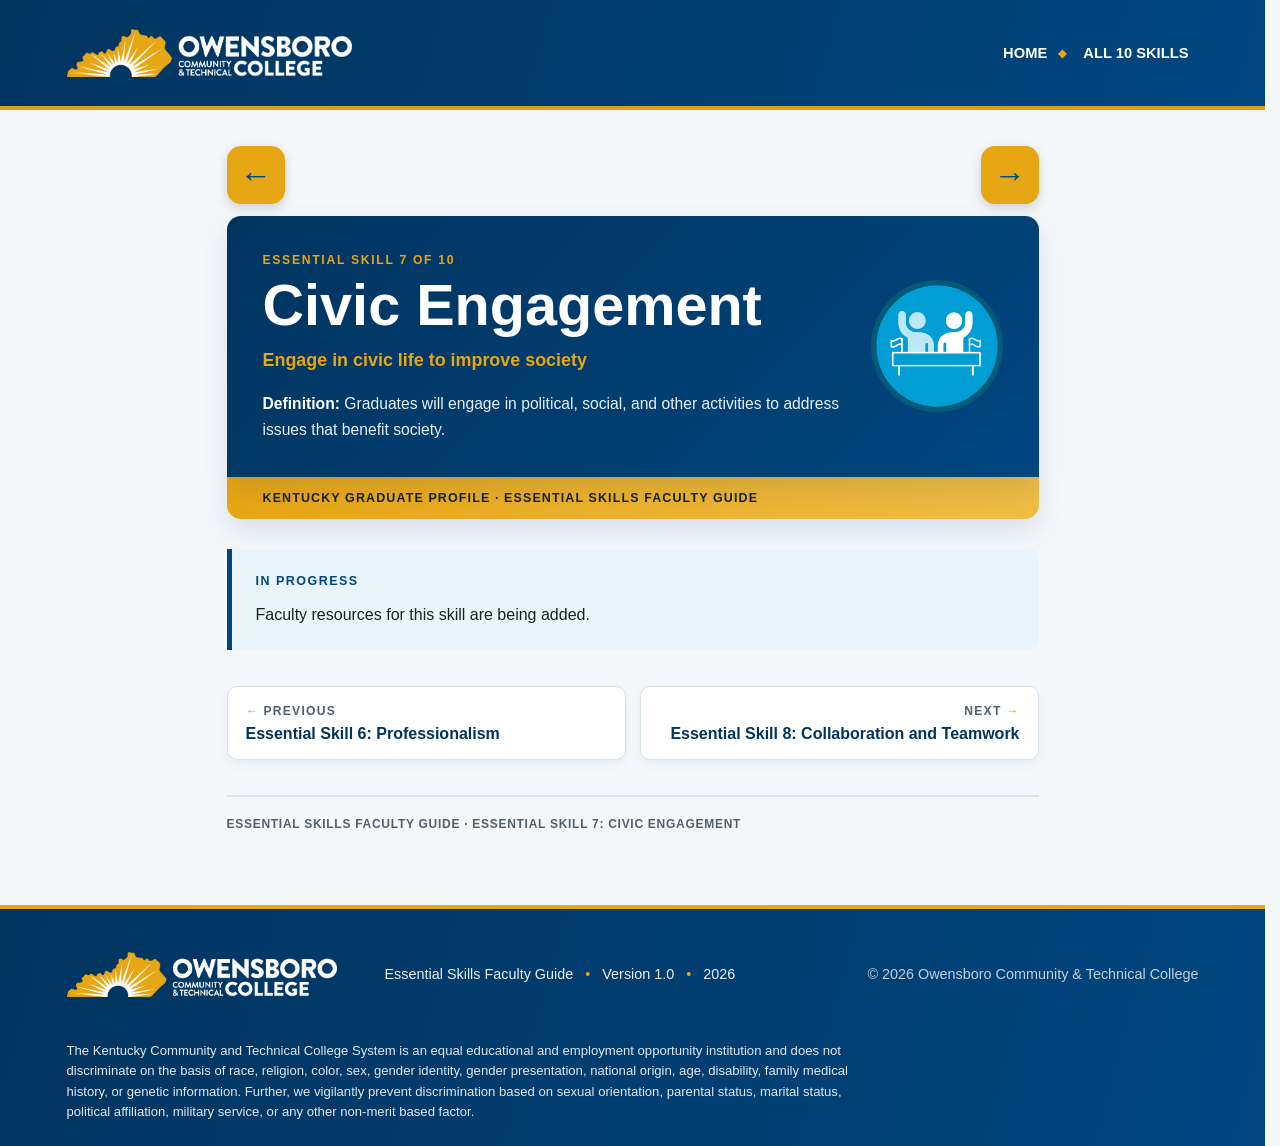
<file: pages/skill-07.html>
<!DOCTYPE html>
<html lang="en">
<head>
  <meta charset="UTF-8">
  <meta name="viewport" content="width=device-width, initial-scale=1.0">
  <title>Essential Skill 7: Civic Engagement – Essential Skills Faculty Guide</title>
  <link rel="icon" type="image/png" sizes="48x48" href="../images/icon-48.png">
  <link rel="apple-touch-icon" href="../images/icon-180.png">
  <link rel="stylesheet" href="../css/styles.css?v=6">
</head>
<body>
  <a class="skip-link" href="#main">Skip to main content</a>
  <header class="site-header">
    <div class="nav-shell">
      <a class="logo-link" href="../index.html" aria-label="Essential Skills Faculty Guide home">
        <img src="../images/Owensboro_horiz_RGBrev.png" alt="Owensboro Community and Technical College">
      </a>
      <nav class="site-links" aria-label="Site navigation">
        <a href="../index.html">HOME</a>
        <a href="../index.html#skills">ALL 10 SKILLS</a>
      </nav>
    </div>
  </header>

  <main id="main" class="chapter-page">
  <div class="page-navigation">
    <a
      class="page-nav"
      href="skill-06.html"
      aria-label="Previous: Essential Skill 6: Professionalism"
      title="Previous: Essential Skill 6: Professionalism">
      &larr;
    </a>
    <a
      class="page-nav"
      href="skill-08.html"
      aria-label="Next: Essential Skill 8: Collaboration and Teamwork"
      title="Next: Essential Skill 8: Collaboration and Teamwork">
      &rarr;
    </a>
  </div>

  <div class="chapter-header">
    <div>
      <p class="header-label">Essential Skill 7 of 10</p>
      <h1 class="page-title">Civic Engagement</h1>
      <p class="page-subtitle">Engage in civic life to improve society</p>
      <p class="header-definition"><strong>Definition:</strong> Graduates will engage in political, social, and other activities to address issues that benefit society.</p>
    </div>
    <img class="header-coin" src="../images/skill-07.png" alt="">
  </div>
  <div class="header-strip">Kentucky Graduate Profile  ·  Essential Skills Faculty Guide</div>

  <div class="purpose-box">
    <p class="box-label">In progress</p>
    <p>Faculty resources for this skill are being added.</p>
  </div>

  <nav class="step-nav" aria-label="Previous and next page">
    <a class="step-link prev" href="skill-06.html"><span class="step-dir">Previous</span><span class="step-name">Essential Skill 6: Professionalism</span></a>
    <a class="step-link next" href="skill-08.html"><span class="step-dir">Next</span><span class="step-name">Essential Skill 8: Collaboration and Teamwork</span></a>
  </nav>

  <div class="page-footer">Essential Skills Faculty Guide  ·  Essential Skill 7: Civic Engagement</div>
  </main>

  <footer class="site-footer">
    <div class="footer-shell">
      <img src="../images/Owensboro_horiz_RGBrev.png" alt="Owensboro Community and Technical College">
      <p>Essential Skills Faculty Guide <span>•</span> Version 1.0 <span>•</span> 2026</p>
      <p>© 2026 Owensboro Community &amp; Technical College</p>
    </div>
  <div class="eeo-shell" style="max-width:var(--content);margin:0 auto;padding:0 24px 24px;"><p class="eeo" style="margin:0;max-width:110ch;font-size:.82rem;line-height:1.55;color:rgba(255,255,255,.88);">The Kentucky Community and Technical College System is an equal educational and employment opportunity institution and does not discriminate on the basis of race, religion, color, sex, gender identity, gender presentation, national origin, age, disability, family medical history, or genetic information. Further, we vigilantly prevent discrimination based on sexual orientation, parental status, marital status, political affiliation, military service, or any other non-merit based factor.</p></div>
</footer>
</body>
</html>
</file>
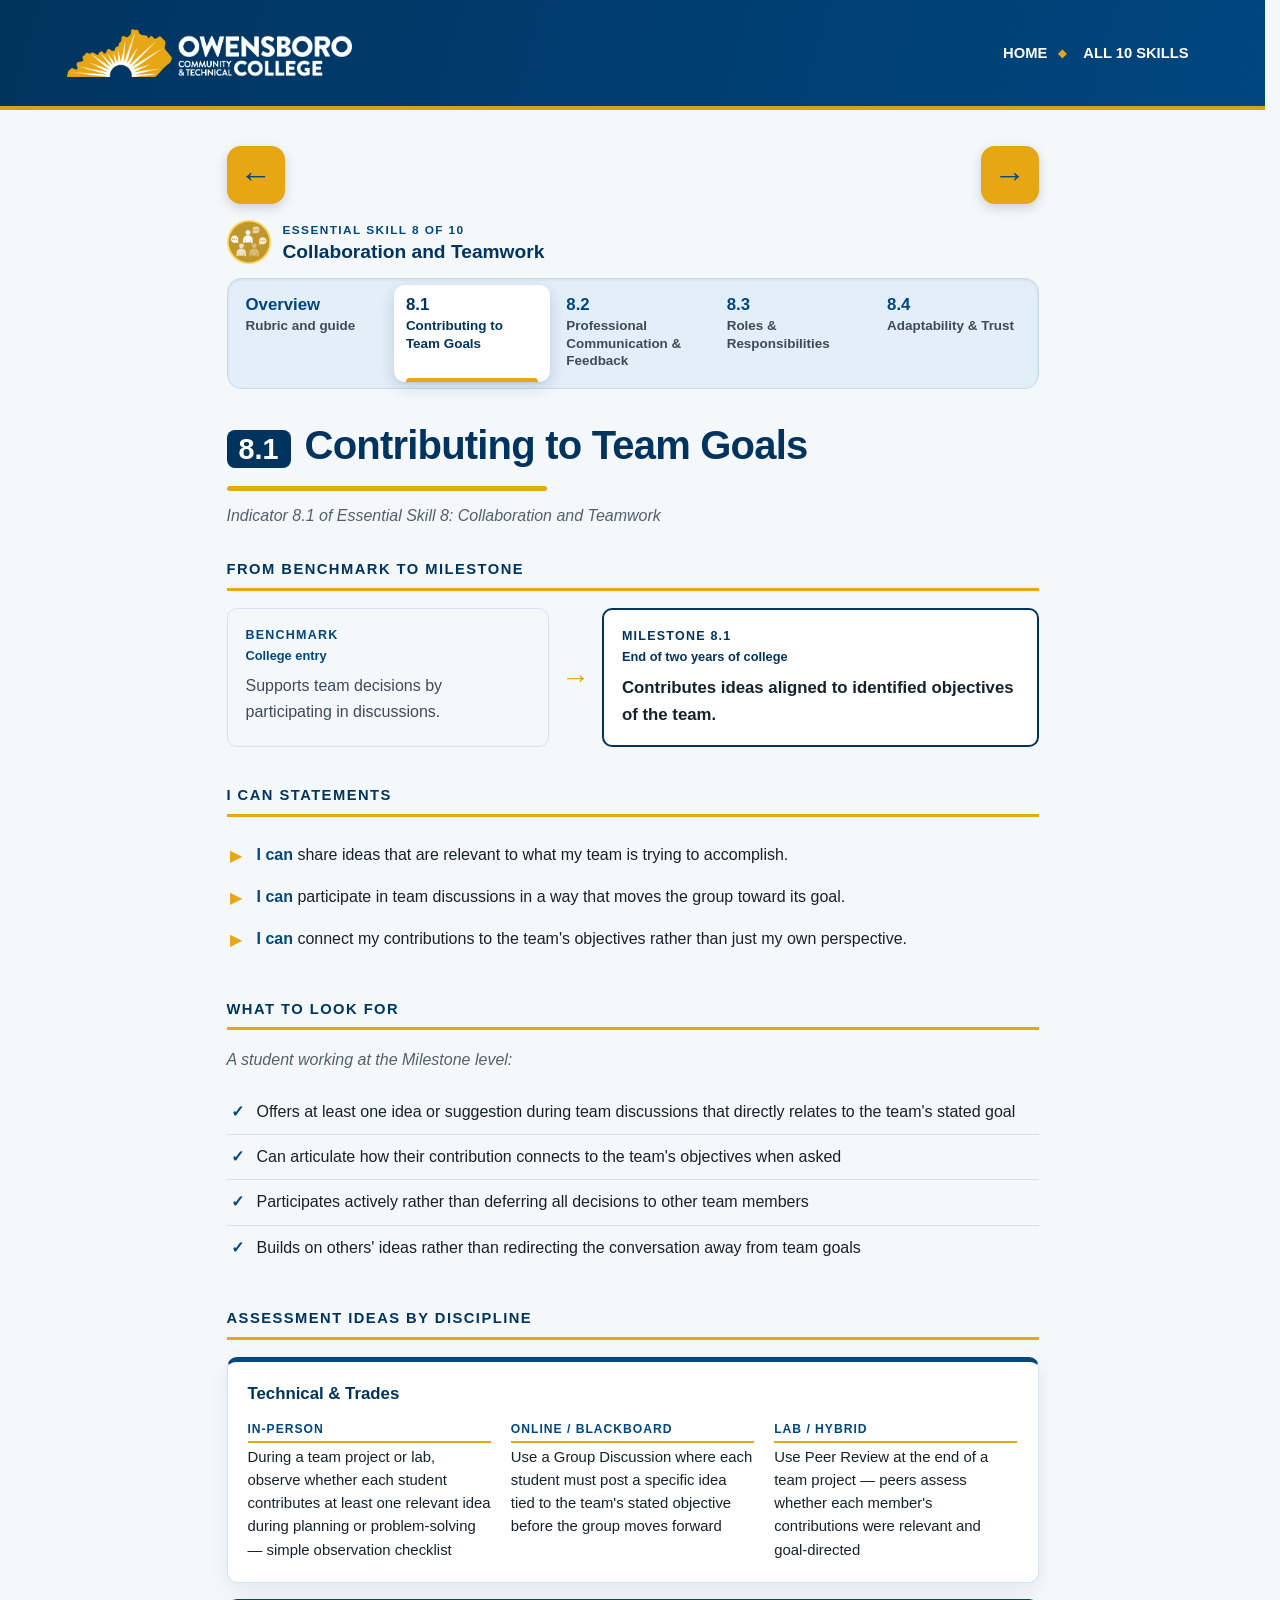
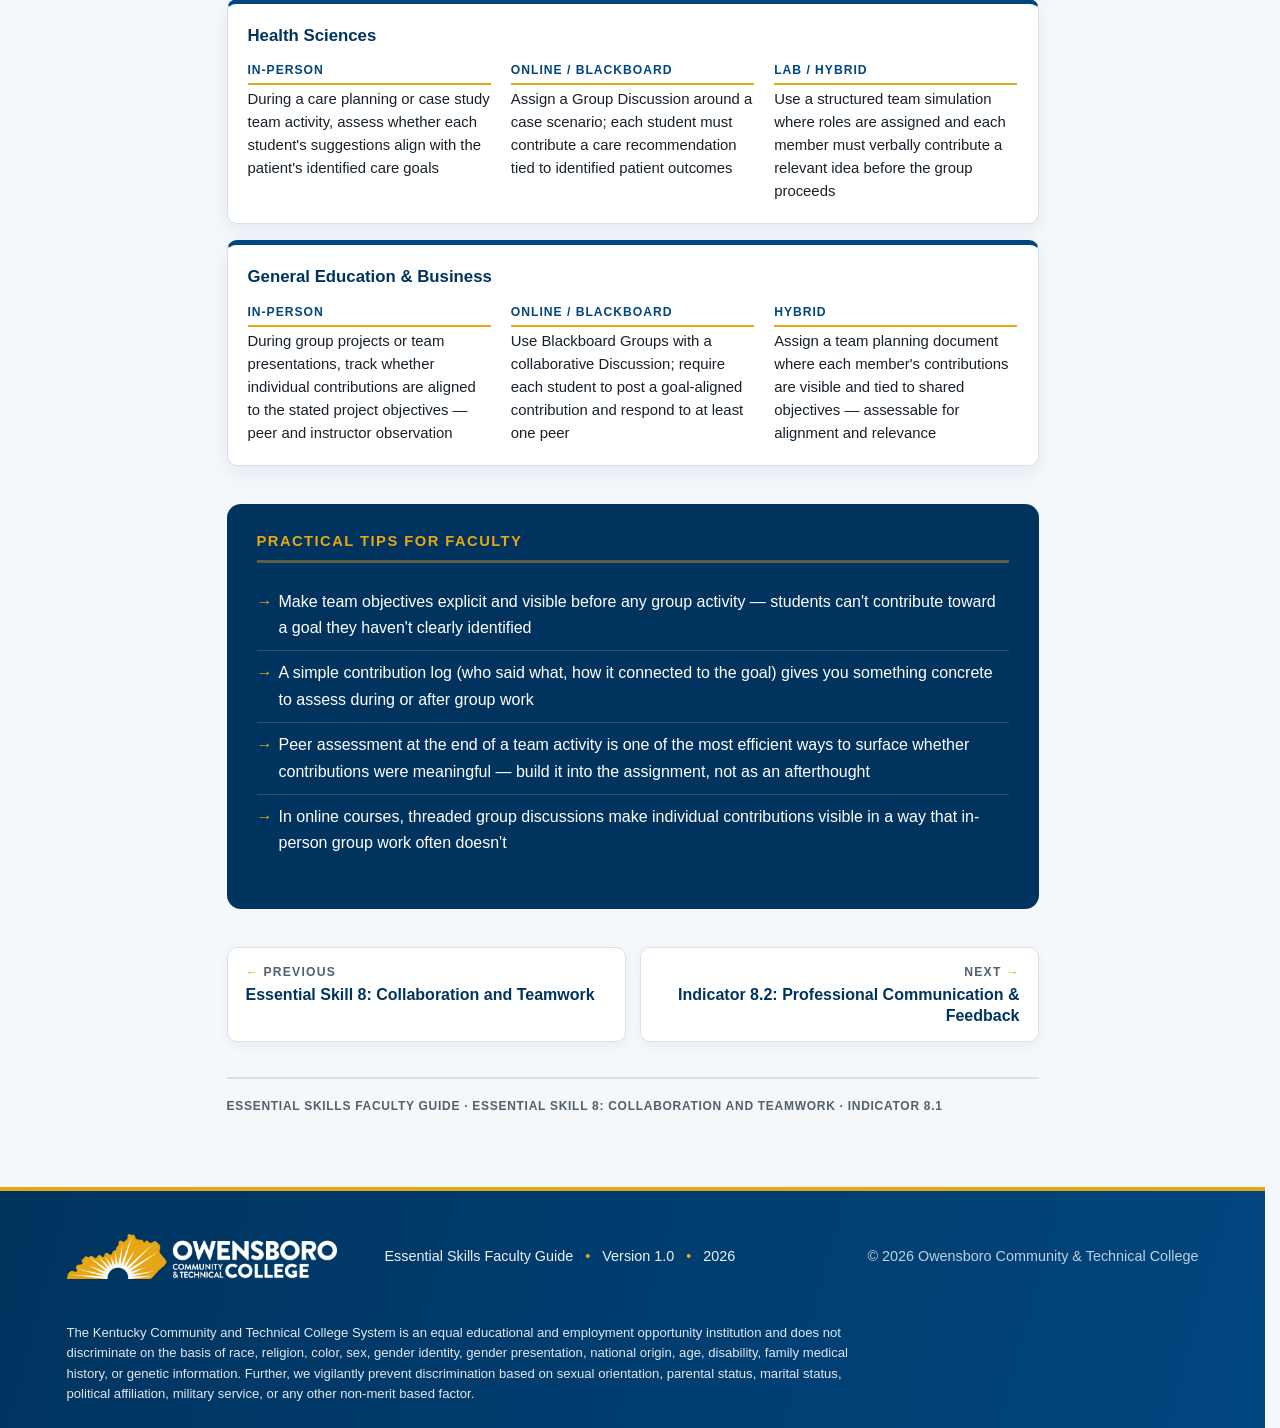
<file: pages/skill-08-1.html>
<!DOCTYPE html>
<html lang="en">
<head>
  <meta charset="UTF-8">
  <meta name="viewport" content="width=device-width, initial-scale=1.0">
  <title>8.1 Contributing to Team Goals – Essential Skill 8: Collaboration and Teamwork – Essential Skills Faculty Guide</title>
  <link rel="icon" type="image/png" sizes="48x48" href="../images/icon-48.png">
  <link rel="apple-touch-icon" href="../images/icon-180.png">
  <link rel="stylesheet" href="../css/styles.css?v=6">
</head>
<body>
  <a class="skip-link" href="#main">Skip to main content</a>
  <header class="site-header">
    <div class="nav-shell">
      <a class="logo-link" href="../index.html" aria-label="Essential Skills Faculty Guide home">
        <img src="../images/Owensboro_horiz_RGBrev.png" alt="Owensboro Community and Technical College">
      </a>
      <nav class="site-links" aria-label="Site navigation">
        <a href="../index.html">HOME</a>
        <a href="../index.html#skills">ALL 10 SKILLS</a>
      </nav>
    </div>
  </header>

  <main id="main" class="chapter-page">
  <div class="page-navigation">
    <a
      class="page-nav"
      href="skill-08.html"
      aria-label="Previous: Essential Skill 8: Collaboration and Teamwork"
      title="Previous: Essential Skill 8: Collaboration and Teamwork">
      &larr;
    </a>
    <a
      class="page-nav"
      href="skill-08-2.html"
      aria-label="Next: Indicator 8.2: Professional Communication &amp; Feedback"
      title="Next: Indicator 8.2: Professional Communication &amp; Feedback">
      &rarr;
    </a>
  </div>

  <a class="skill-crumb" href="skill-08.html">
    <img src="../images/skill-08.png" alt="">
    <span><span class="crumb-label">Essential Skill 8 of 10</span>
    <span class="crumb-name">Collaboration and Teamwork</span></span>
  </a>
  <nav class="skill-tabs" aria-label="Essential Skill 8 pages" style="--tabs: 5">
    <ul>
      <li><a href="skill-08.html"><span class="tab-num">Overview</span><span class="tab-name">Rubric and guide</span></a></li>
      <li><a aria-current="page" href="skill-08-1.html"><span class="tab-num">8.1</span><span class="tab-name">Contributing to Team Goals</span></a></li>
      <li><a href="skill-08-2.html"><span class="tab-num">8.2</span><span class="tab-name">Professional Communication &amp; Feedback</span></a></li>
      <li><a href="skill-08-3.html"><span class="tab-num">8.3</span><span class="tab-name">Roles &amp; Responsibilities</span></a></li>
      <li><a href="skill-08-4.html"><span class="tab-num">8.4</span><span class="tab-name">Adaptability &amp; Trust</span></a></li>
    </ul>
  </nav>

  <div class="indicator-heading">
    <h1><span class="indicator-num">8.1</span> Contributing to Team Goals</h1>
    <p class="indicator-sub">Indicator 8.1 of Essential Skill 8: Collaboration and Teamwork</p>
  </div>


  <section class="section" aria-labelledby="step-title">
    <h2 class="section-title" id="step-title">From Benchmark to Milestone</h2>
    <div class="level-compare">
      <div class="level-card benchmark">
        <p class="level-name">Benchmark<span>College entry</span></p>
        <p>Supports team decisions by participating in discussions.</p>
      </div>
      <span class="level-arrow" aria-hidden="true">→</span>
      <div class="level-card milestone">
        <p class="level-name">Milestone 8.1<span>End of two years of college</span></p>
        <p>Contributes ideas aligned to identified objectives of the team.</p>
      </div>
    </div>
  </section>

  <section class="section" aria-labelledby="ican-title">
    <h2 class="section-title" id="ican-title">I Can Statements</h2>
    <ul class="ican-list">
      <li><strong>I can</strong> share ideas that are relevant to what my team is trying to accomplish.</li>
      <li><strong>I can</strong> participate in team discussions in a way that moves the group toward its goal.</li>
      <li><strong>I can</strong> connect my contributions to the team&#x27;s objectives rather than just my own perspective.</li>
    </ul>
  </section>

  <section class="section" aria-labelledby="look-title">
    <h2 class="section-title" id="look-title">What to Look For</h2>
    <p class="list-lead">A student working at the Milestone level:</p>
    <ul class="check-list">
      <li>Offers at least one idea or suggestion during team discussions that directly relates to the team&#x27;s stated goal</li>
      <li>Can articulate how their contribution connects to the team&#x27;s objectives when asked</li>
      <li>Participates actively rather than deferring all decisions to other team members</li>
      <li>Builds on others&#x27; ideas rather than redirecting the conversation away from team goals</li>
    </ul>
  </section>

  <section class="section" aria-labelledby="ideas-title">
    <h2 class="section-title" id="ideas-title">Assessment Ideas by Discipline</h2>
    <div class="discipline-block">
      <h3>Technical &amp; Trades</h3>
      <ul class="setting-list">
        <li><span class="setting-label">In-Person</span>During a team project or lab, observe whether each student contributes at least one relevant idea during planning or problem-solving — simple observation checklist</li>
        <li><span class="setting-label">Online / Blackboard</span>Use a Group Discussion where each student must post a specific idea tied to the team&#x27;s stated objective before the group moves forward</li>
        <li><span class="setting-label">Lab / Hybrid</span>Use Peer Review at the end of a team project — peers assess whether each member&#x27;s contributions were relevant and goal-directed</li>
      </ul>
    </div>
    <div class="discipline-block">
      <h3>Health Sciences</h3>
      <ul class="setting-list">
        <li><span class="setting-label">In-Person</span>During a care planning or case study team activity, assess whether each student&#x27;s suggestions align with the patient&#x27;s identified care goals</li>
        <li><span class="setting-label">Online / Blackboard</span>Assign a Group Discussion around a case scenario; each student must contribute a care recommendation tied to identified patient outcomes</li>
        <li><span class="setting-label">Lab / Hybrid</span>Use a structured team simulation where roles are assigned and each member must verbally contribute a relevant idea before the group proceeds</li>
      </ul>
    </div>
    <div class="discipline-block">
      <h3>General Education &amp; Business</h3>
      <ul class="setting-list">
        <li><span class="setting-label">In-Person</span>During group projects or team presentations, track whether individual contributions are aligned to the stated project objectives — peer and instructor observation</li>
        <li><span class="setting-label">Online / Blackboard</span>Use Blackboard Groups with a collaborative Discussion; require each student to post a goal-aligned contribution and respond to at least one peer</li>
        <li><span class="setting-label">Hybrid</span>Assign a team planning document where each member&#x27;s contributions are visible and tied to shared objectives — assessable for alignment and relevance</li>
      </ul>
    </div>
  </section>

  <section class="tips-section" aria-labelledby="tips-title">
    <h2 class="section-title" id="tips-title">Practical Tips for Faculty</h2>
    <ul class="tips-list">
      <li>Make team objectives explicit and visible before any group activity — students can&#x27;t contribute toward a goal they haven&#x27;t clearly identified</li>
      <li>A simple contribution log (who said what, how it connected to the goal) gives you something concrete to assess during or after group work</li>
      <li>Peer assessment at the end of a team activity is one of the most efficient ways to surface whether contributions were meaningful — build it into the assignment, not as an afterthought</li>
      <li>In online courses, threaded group discussions make individual contributions visible in a way that in-person group work often doesn&#x27;t</li>
    </ul>
  </section>

  <nav class="step-nav" aria-label="Previous and next page">
    <a class="step-link prev" href="skill-08.html"><span class="step-dir">Previous</span><span class="step-name">Essential Skill 8: Collaboration and Teamwork</span></a>
    <a class="step-link next" href="skill-08-2.html"><span class="step-dir">Next</span><span class="step-name">Indicator 8.2: Professional Communication &amp; Feedback</span></a>
  </nav>

  <div class="page-footer">Essential Skills Faculty Guide  ·  Essential Skill 8: Collaboration and Teamwork  ·  Indicator 8.1</div>
  </main>

  <footer class="site-footer">
    <div class="footer-shell">
      <img src="../images/Owensboro_horiz_RGBrev.png" alt="Owensboro Community and Technical College">
      <p>Essential Skills Faculty Guide <span>•</span> Version 1.0 <span>•</span> 2026</p>
      <p>© 2026 Owensboro Community &amp; Technical College</p>
    </div>
  <div class="eeo-shell" style="max-width:var(--content);margin:0 auto;padding:0 24px 24px;"><p class="eeo" style="margin:0;max-width:110ch;font-size:.82rem;line-height:1.55;color:rgba(255,255,255,.88);">The Kentucky Community and Technical College System is an equal educational and employment opportunity institution and does not discriminate on the basis of race, religion, color, sex, gender identity, gender presentation, national origin, age, disability, family medical history, or genetic information. Further, we vigilantly prevent discrimination based on sexual orientation, parental status, marital status, political affiliation, military service, or any other non-merit based factor.</p></div>
</footer>
</body>
</html>
</file>
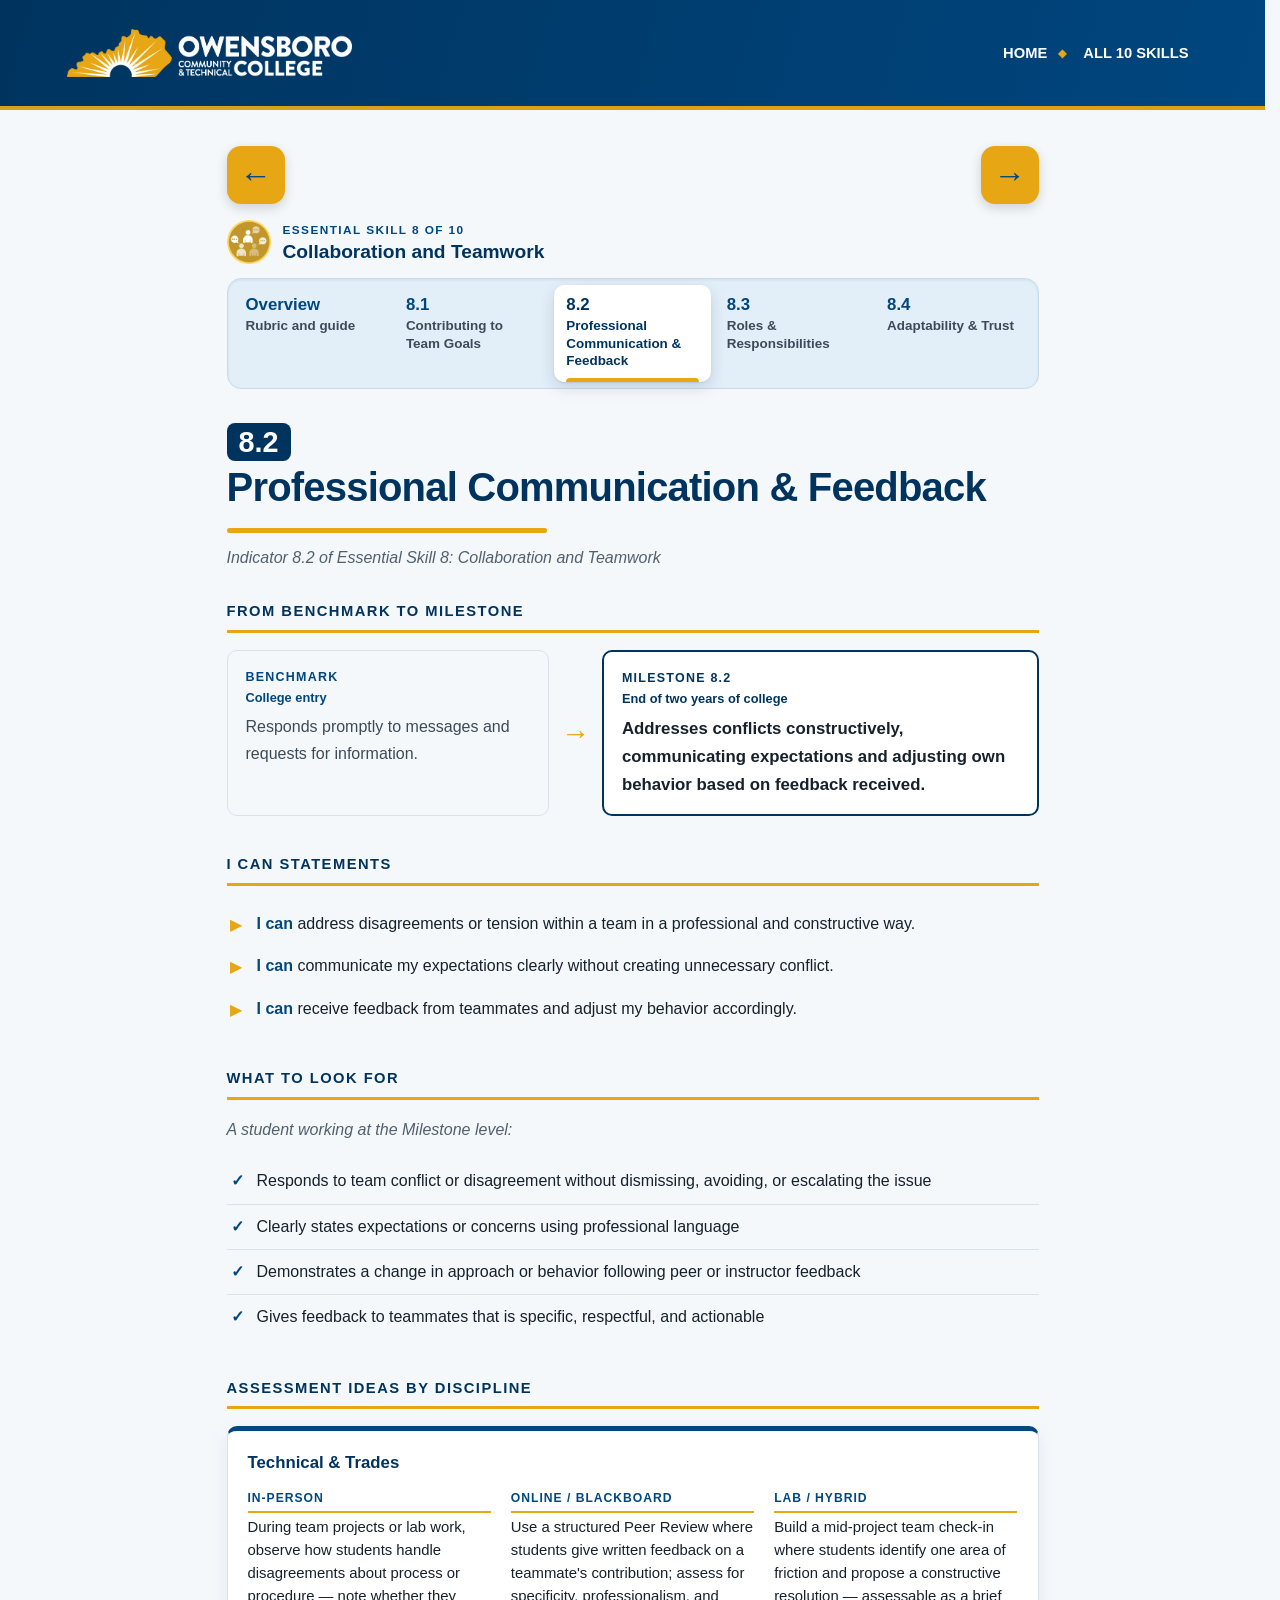
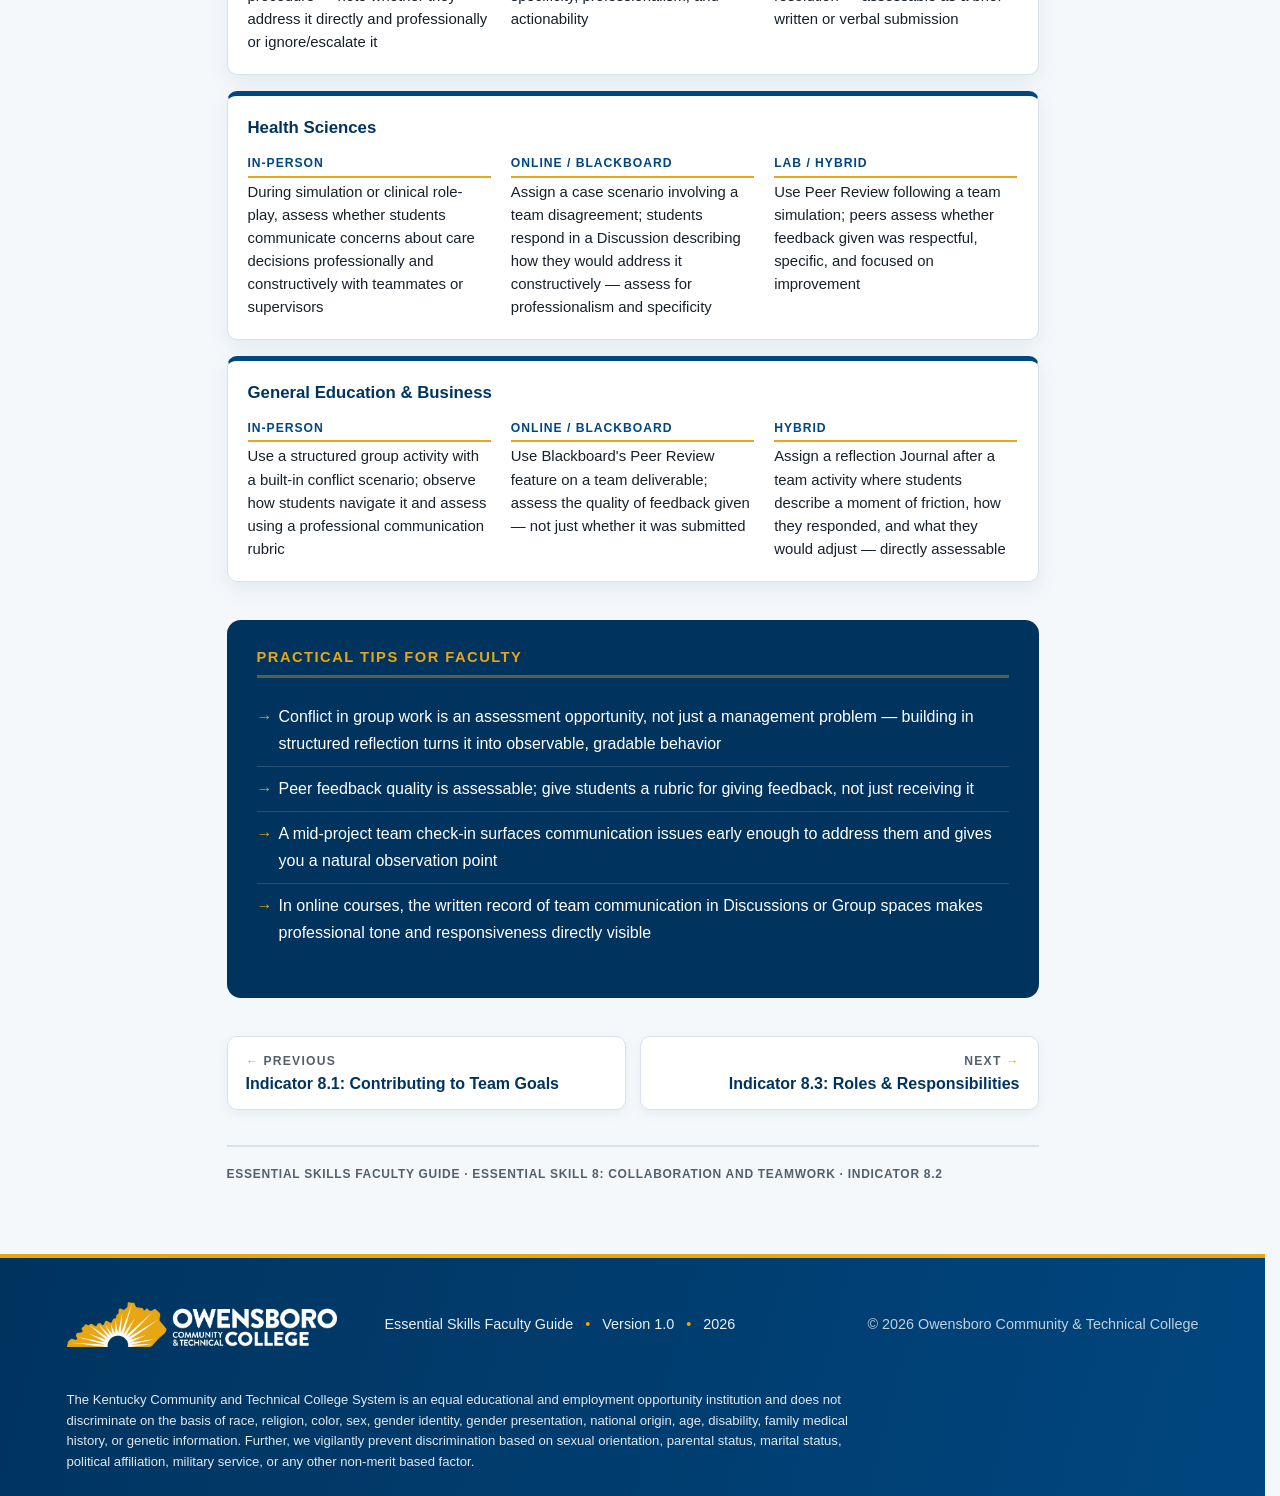
<file: pages/skill-08-2.html>
<!DOCTYPE html>
<html lang="en">
<head>
  <meta charset="UTF-8">
  <meta name="viewport" content="width=device-width, initial-scale=1.0">
  <title>8.2 Professional Communication &amp; Feedback – Essential Skill 8: Collaboration and Teamwork – Essential Skills Faculty Guide</title>
  <link rel="icon" type="image/png" sizes="48x48" href="../images/icon-48.png">
  <link rel="apple-touch-icon" href="../images/icon-180.png">
  <link rel="stylesheet" href="../css/styles.css?v=6">
</head>
<body>
  <a class="skip-link" href="#main">Skip to main content</a>
  <header class="site-header">
    <div class="nav-shell">
      <a class="logo-link" href="../index.html" aria-label="Essential Skills Faculty Guide home">
        <img src="../images/Owensboro_horiz_RGBrev.png" alt="Owensboro Community and Technical College">
      </a>
      <nav class="site-links" aria-label="Site navigation">
        <a href="../index.html">HOME</a>
        <a href="../index.html#skills">ALL 10 SKILLS</a>
      </nav>
    </div>
  </header>

  <main id="main" class="chapter-page">
  <div class="page-navigation">
    <a
      class="page-nav"
      href="skill-08-1.html"
      aria-label="Previous: Indicator 8.1: Contributing to Team Goals"
      title="Previous: Indicator 8.1: Contributing to Team Goals">
      &larr;
    </a>
    <a
      class="page-nav"
      href="skill-08-3.html"
      aria-label="Next: Indicator 8.3: Roles &amp; Responsibilities"
      title="Next: Indicator 8.3: Roles &amp; Responsibilities">
      &rarr;
    </a>
  </div>

  <a class="skill-crumb" href="skill-08.html">
    <img src="../images/skill-08.png" alt="">
    <span><span class="crumb-label">Essential Skill 8 of 10</span>
    <span class="crumb-name">Collaboration and Teamwork</span></span>
  </a>
  <nav class="skill-tabs" aria-label="Essential Skill 8 pages" style="--tabs: 5">
    <ul>
      <li><a href="skill-08.html"><span class="tab-num">Overview</span><span class="tab-name">Rubric and guide</span></a></li>
      <li><a href="skill-08-1.html"><span class="tab-num">8.1</span><span class="tab-name">Contributing to Team Goals</span></a></li>
      <li><a aria-current="page" href="skill-08-2.html"><span class="tab-num">8.2</span><span class="tab-name">Professional Communication &amp; Feedback</span></a></li>
      <li><a href="skill-08-3.html"><span class="tab-num">8.3</span><span class="tab-name">Roles &amp; Responsibilities</span></a></li>
      <li><a href="skill-08-4.html"><span class="tab-num">8.4</span><span class="tab-name">Adaptability &amp; Trust</span></a></li>
    </ul>
  </nav>

  <div class="indicator-heading">
    <h1><span class="indicator-num">8.2</span> Professional Communication &amp; Feedback</h1>
    <p class="indicator-sub">Indicator 8.2 of Essential Skill 8: Collaboration and Teamwork</p>
  </div>


  <section class="section" aria-labelledby="step-title">
    <h2 class="section-title" id="step-title">From Benchmark to Milestone</h2>
    <div class="level-compare">
      <div class="level-card benchmark">
        <p class="level-name">Benchmark<span>College entry</span></p>
        <p>Responds promptly to messages and requests for information.</p>
      </div>
      <span class="level-arrow" aria-hidden="true">→</span>
      <div class="level-card milestone">
        <p class="level-name">Milestone 8.2<span>End of two years of college</span></p>
        <p>Addresses conflicts constructively, communicating expectations and adjusting own behavior based on feedback received.</p>
      </div>
    </div>
  </section>

  <section class="section" aria-labelledby="ican-title">
    <h2 class="section-title" id="ican-title">I Can Statements</h2>
    <ul class="ican-list">
      <li><strong>I can</strong> address disagreements or tension within a team in a professional and constructive way.</li>
      <li><strong>I can</strong> communicate my expectations clearly without creating unnecessary conflict.</li>
      <li><strong>I can</strong> receive feedback from teammates and adjust my behavior accordingly.</li>
    </ul>
  </section>

  <section class="section" aria-labelledby="look-title">
    <h2 class="section-title" id="look-title">What to Look For</h2>
    <p class="list-lead">A student working at the Milestone level:</p>
    <ul class="check-list">
      <li>Responds to team conflict or disagreement without dismissing, avoiding, or escalating the issue</li>
      <li>Clearly states expectations or concerns using professional language</li>
      <li>Demonstrates a change in approach or behavior following peer or instructor feedback</li>
      <li>Gives feedback to teammates that is specific, respectful, and actionable</li>
    </ul>
  </section>

  <section class="section" aria-labelledby="ideas-title">
    <h2 class="section-title" id="ideas-title">Assessment Ideas by Discipline</h2>
    <div class="discipline-block">
      <h3>Technical &amp; Trades</h3>
      <ul class="setting-list">
        <li><span class="setting-label">In-Person</span>During team projects or lab work, observe how students handle disagreements about process or procedure — note whether they address it directly and professionally or ignore/escalate it</li>
        <li><span class="setting-label">Online / Blackboard</span>Use a structured Peer Review where students give written feedback on a teammate&#x27;s contribution; assess for specificity, professionalism, and actionability</li>
        <li><span class="setting-label">Lab / Hybrid</span>Build a mid-project team check-in where students identify one area of friction and propose a constructive resolution — assessable as a brief written or verbal submission</li>
      </ul>
    </div>
    <div class="discipline-block">
      <h3>Health Sciences</h3>
      <ul class="setting-list">
        <li><span class="setting-label">In-Person</span>During simulation or clinical role-play, assess whether students communicate concerns about care decisions professionally and constructively with teammates or supervisors</li>
        <li><span class="setting-label">Online / Blackboard</span>Assign a case scenario involving a team disagreement; students respond in a Discussion describing how they would address it constructively — assess for professionalism and specificity</li>
        <li><span class="setting-label">Lab / Hybrid</span>Use Peer Review following a team simulation; peers assess whether feedback given was respectful, specific, and focused on improvement</li>
      </ul>
    </div>
    <div class="discipline-block">
      <h3>General Education &amp; Business</h3>
      <ul class="setting-list">
        <li><span class="setting-label">In-Person</span>Use a structured group activity with a built-in conflict scenario; observe how students navigate it and assess using a professional communication rubric</li>
        <li><span class="setting-label">Online / Blackboard</span>Use Blackboard&#x27;s Peer Review feature on a team deliverable; assess the quality of feedback given — not just whether it was submitted</li>
        <li><span class="setting-label">Hybrid</span>Assign a reflection Journal after a team activity where students describe a moment of friction, how they responded, and what they would adjust — directly assessable</li>
      </ul>
    </div>
  </section>

  <section class="tips-section" aria-labelledby="tips-title">
    <h2 class="section-title" id="tips-title">Practical Tips for Faculty</h2>
    <ul class="tips-list">
      <li>Conflict in group work is an assessment opportunity, not just a management problem — building in structured reflection turns it into observable, gradable behavior</li>
      <li>Peer feedback quality is assessable; give students a rubric for giving feedback, not just receiving it</li>
      <li>A mid-project team check-in surfaces communication issues early enough to address them and gives you a natural observation point</li>
      <li>In online courses, the written record of team communication in Discussions or Group spaces makes professional tone and responsiveness directly visible</li>
    </ul>
  </section>

  <nav class="step-nav" aria-label="Previous and next page">
    <a class="step-link prev" href="skill-08-1.html"><span class="step-dir">Previous</span><span class="step-name">Indicator 8.1: Contributing to Team Goals</span></a>
    <a class="step-link next" href="skill-08-3.html"><span class="step-dir">Next</span><span class="step-name">Indicator 8.3: Roles &amp; Responsibilities</span></a>
  </nav>

  <div class="page-footer">Essential Skills Faculty Guide  ·  Essential Skill 8: Collaboration and Teamwork  ·  Indicator 8.2</div>
  </main>

  <footer class="site-footer">
    <div class="footer-shell">
      <img src="../images/Owensboro_horiz_RGBrev.png" alt="Owensboro Community and Technical College">
      <p>Essential Skills Faculty Guide <span>•</span> Version 1.0 <span>•</span> 2026</p>
      <p>© 2026 Owensboro Community &amp; Technical College</p>
    </div>
  <div class="eeo-shell" style="max-width:var(--content);margin:0 auto;padding:0 24px 24px;"><p class="eeo" style="margin:0;max-width:110ch;font-size:.82rem;line-height:1.55;color:rgba(255,255,255,.88);">The Kentucky Community and Technical College System is an equal educational and employment opportunity institution and does not discriminate on the basis of race, religion, color, sex, gender identity, gender presentation, national origin, age, disability, family medical history, or genetic information. Further, we vigilantly prevent discrimination based on sexual orientation, parental status, marital status, political affiliation, military service, or any other non-merit based factor.</p></div>
</footer>
</body>
</html>
</file>
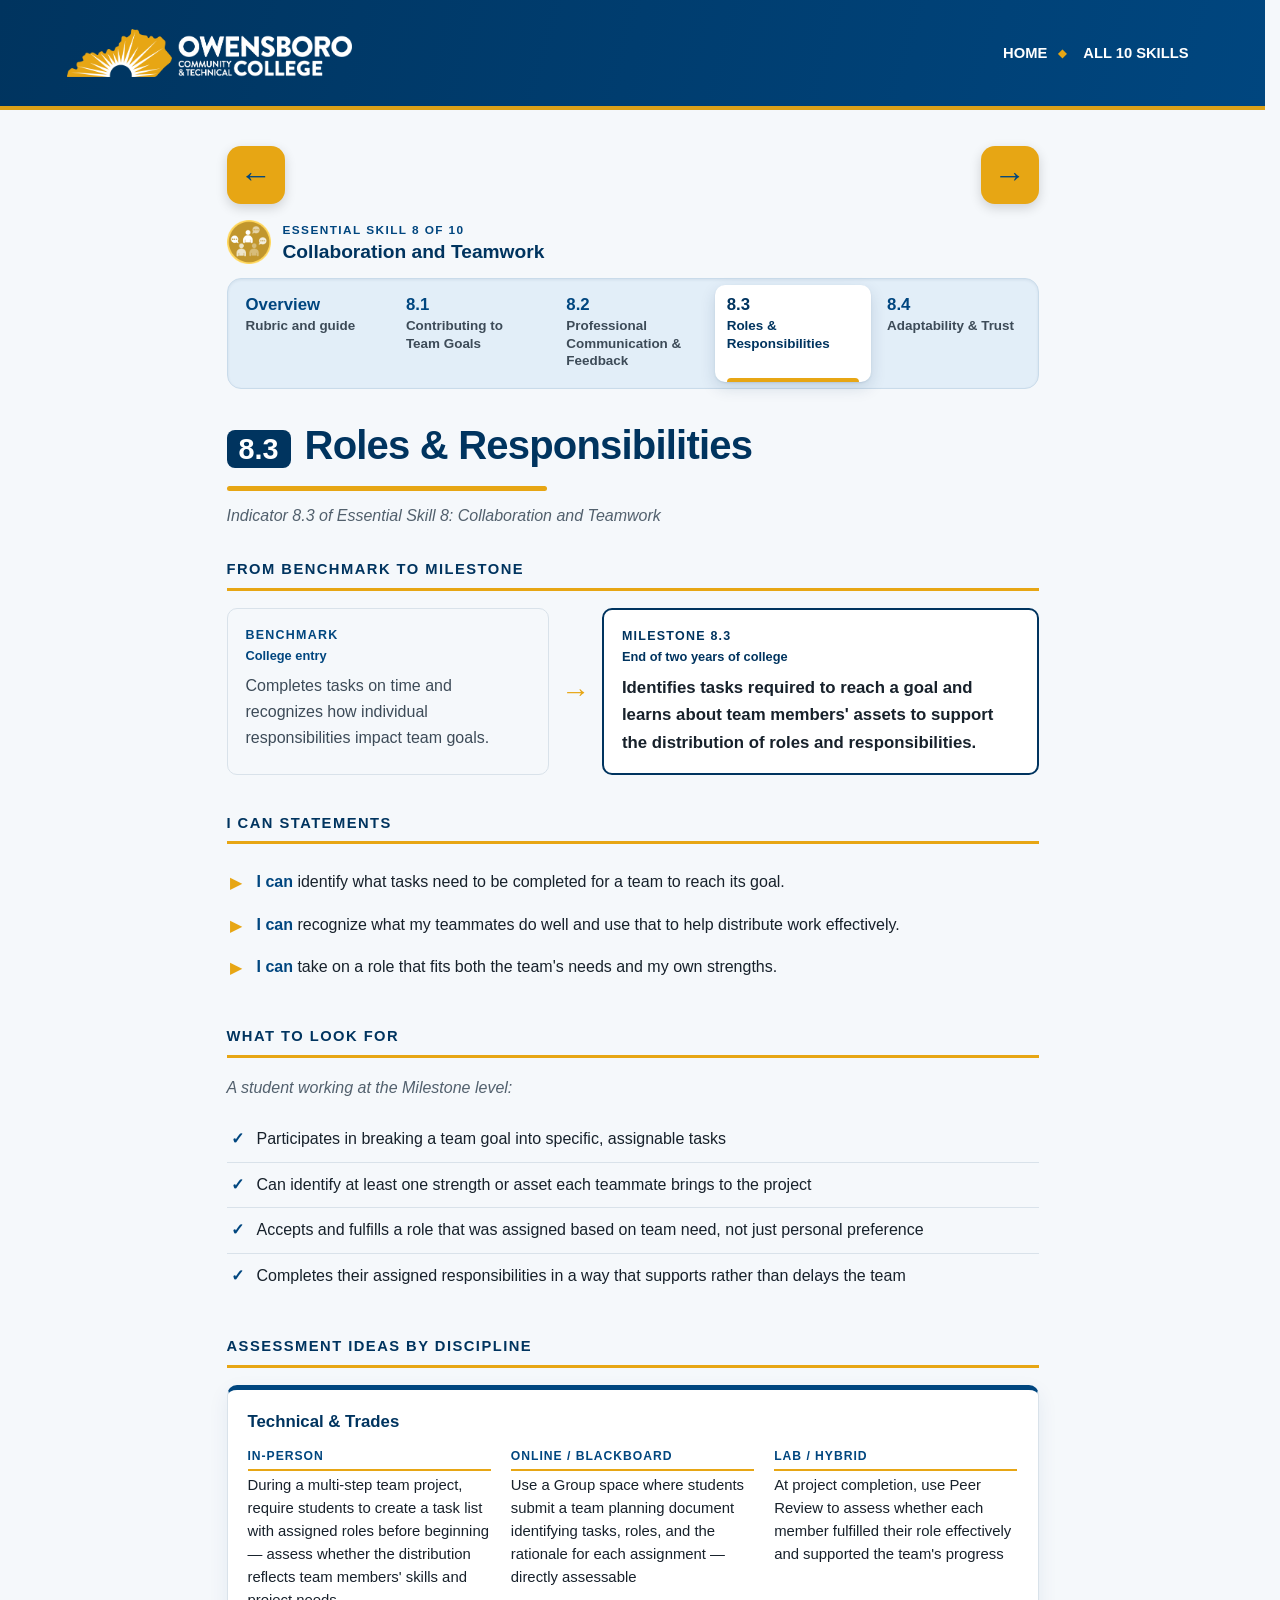
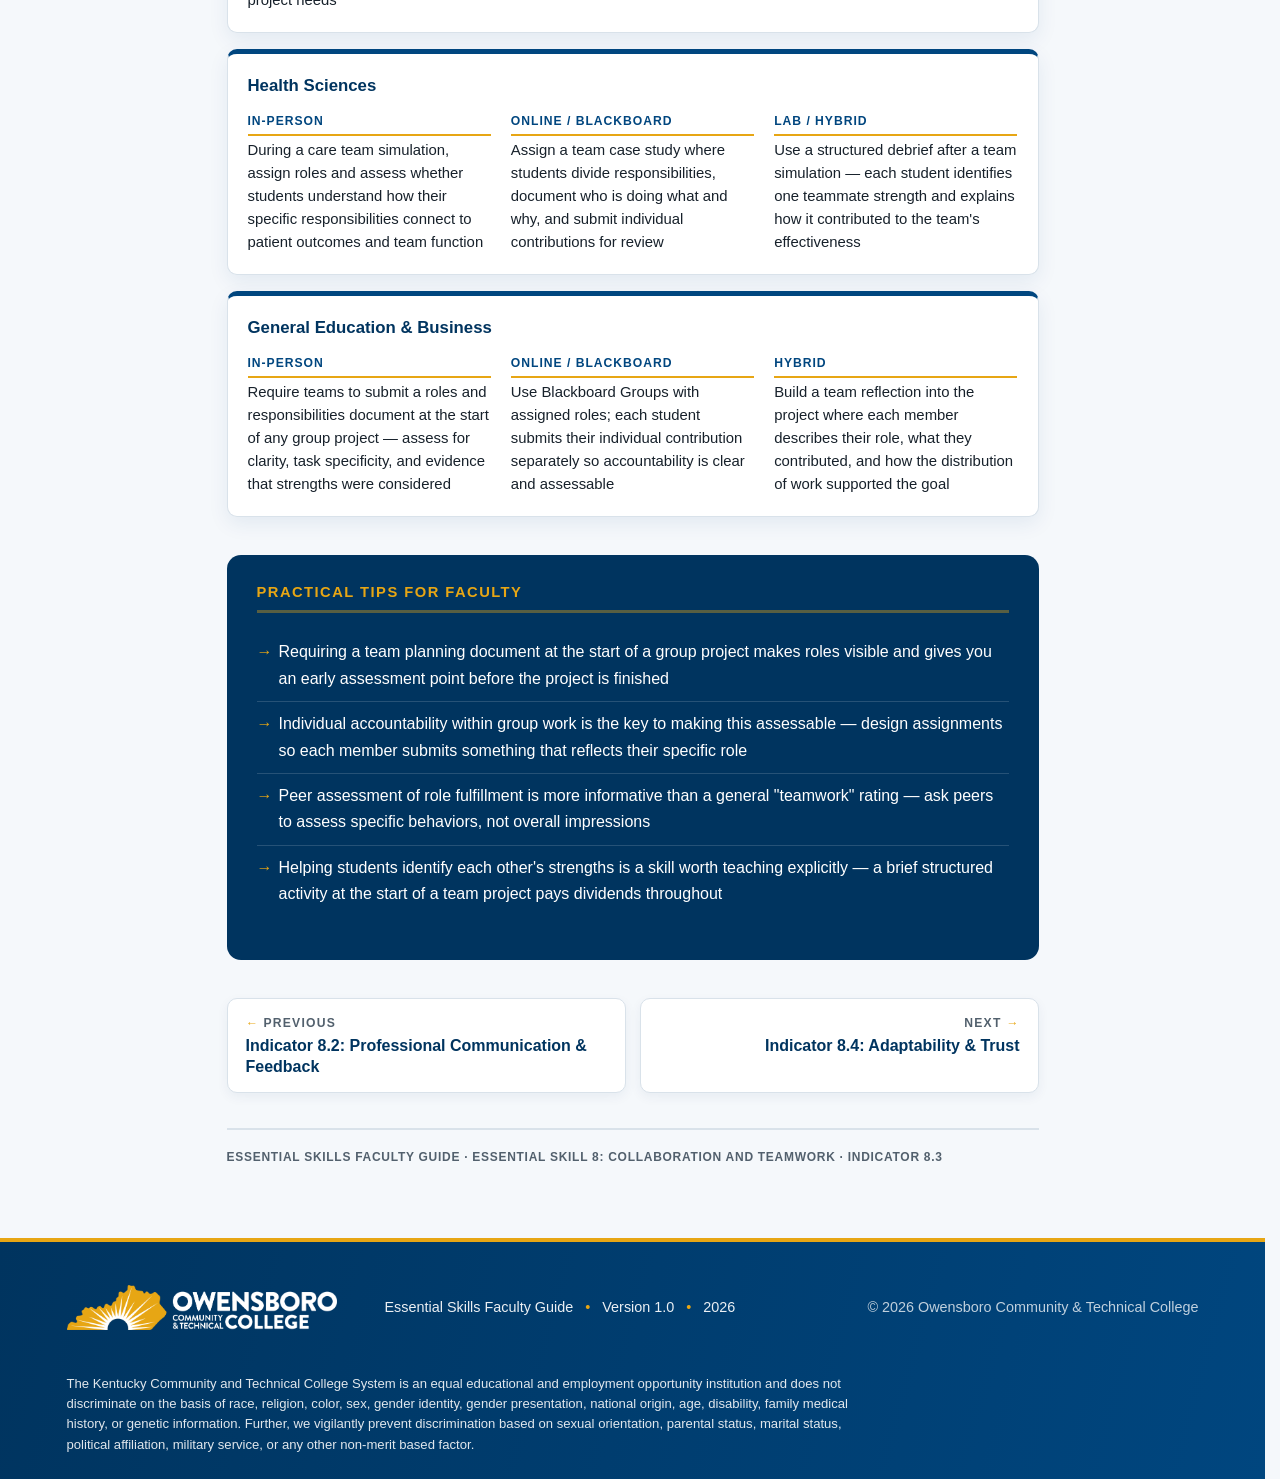
<file: pages/skill-08-3.html>
<!DOCTYPE html>
<html lang="en">
<head>
  <meta charset="UTF-8">
  <meta name="viewport" content="width=device-width, initial-scale=1.0">
  <title>8.3 Roles &amp; Responsibilities – Essential Skill 8: Collaboration and Teamwork – Essential Skills Faculty Guide</title>
  <link rel="icon" type="image/png" sizes="48x48" href="../images/icon-48.png">
  <link rel="apple-touch-icon" href="../images/icon-180.png">
  <link rel="stylesheet" href="../css/styles.css?v=6">
</head>
<body>
  <a class="skip-link" href="#main">Skip to main content</a>
  <header class="site-header">
    <div class="nav-shell">
      <a class="logo-link" href="../index.html" aria-label="Essential Skills Faculty Guide home">
        <img src="../images/Owensboro_horiz_RGBrev.png" alt="Owensboro Community and Technical College">
      </a>
      <nav class="site-links" aria-label="Site navigation">
        <a href="../index.html">HOME</a>
        <a href="../index.html#skills">ALL 10 SKILLS</a>
      </nav>
    </div>
  </header>

  <main id="main" class="chapter-page">
  <div class="page-navigation">
    <a
      class="page-nav"
      href="skill-08-2.html"
      aria-label="Previous: Indicator 8.2: Professional Communication &amp; Feedback"
      title="Previous: Indicator 8.2: Professional Communication &amp; Feedback">
      &larr;
    </a>
    <a
      class="page-nav"
      href="skill-08-4.html"
      aria-label="Next: Indicator 8.4: Adaptability &amp; Trust"
      title="Next: Indicator 8.4: Adaptability &amp; Trust">
      &rarr;
    </a>
  </div>

  <a class="skill-crumb" href="skill-08.html">
    <img src="../images/skill-08.png" alt="">
    <span><span class="crumb-label">Essential Skill 8 of 10</span>
    <span class="crumb-name">Collaboration and Teamwork</span></span>
  </a>
  <nav class="skill-tabs" aria-label="Essential Skill 8 pages" style="--tabs: 5">
    <ul>
      <li><a href="skill-08.html"><span class="tab-num">Overview</span><span class="tab-name">Rubric and guide</span></a></li>
      <li><a href="skill-08-1.html"><span class="tab-num">8.1</span><span class="tab-name">Contributing to Team Goals</span></a></li>
      <li><a href="skill-08-2.html"><span class="tab-num">8.2</span><span class="tab-name">Professional Communication &amp; Feedback</span></a></li>
      <li><a aria-current="page" href="skill-08-3.html"><span class="tab-num">8.3</span><span class="tab-name">Roles &amp; Responsibilities</span></a></li>
      <li><a href="skill-08-4.html"><span class="tab-num">8.4</span><span class="tab-name">Adaptability &amp; Trust</span></a></li>
    </ul>
  </nav>

  <div class="indicator-heading">
    <h1><span class="indicator-num">8.3</span> Roles &amp; Responsibilities</h1>
    <p class="indicator-sub">Indicator 8.3 of Essential Skill 8: Collaboration and Teamwork</p>
  </div>


  <section class="section" aria-labelledby="step-title">
    <h2 class="section-title" id="step-title">From Benchmark to Milestone</h2>
    <div class="level-compare">
      <div class="level-card benchmark">
        <p class="level-name">Benchmark<span>College entry</span></p>
        <p>Completes tasks on time and recognizes how individual responsibilities impact team goals.</p>
      </div>
      <span class="level-arrow" aria-hidden="true">→</span>
      <div class="level-card milestone">
        <p class="level-name">Milestone 8.3<span>End of two years of college</span></p>
        <p>Identifies tasks required to reach a goal and learns about team members&#x27; assets to support the distribution of roles and responsibilities.</p>
      </div>
    </div>
  </section>

  <section class="section" aria-labelledby="ican-title">
    <h2 class="section-title" id="ican-title">I Can Statements</h2>
    <ul class="ican-list">
      <li><strong>I can</strong> identify what tasks need to be completed for a team to reach its goal.</li>
      <li><strong>I can</strong> recognize what my teammates do well and use that to help distribute work effectively.</li>
      <li><strong>I can</strong> take on a role that fits both the team&#x27;s needs and my own strengths.</li>
    </ul>
  </section>

  <section class="section" aria-labelledby="look-title">
    <h2 class="section-title" id="look-title">What to Look For</h2>
    <p class="list-lead">A student working at the Milestone level:</p>
    <ul class="check-list">
      <li>Participates in breaking a team goal into specific, assignable tasks</li>
      <li>Can identify at least one strength or asset each teammate brings to the project</li>
      <li>Accepts and fulfills a role that was assigned based on team need, not just personal preference</li>
      <li>Completes their assigned responsibilities in a way that supports rather than delays the team</li>
    </ul>
  </section>

  <section class="section" aria-labelledby="ideas-title">
    <h2 class="section-title" id="ideas-title">Assessment Ideas by Discipline</h2>
    <div class="discipline-block">
      <h3>Technical &amp; Trades</h3>
      <ul class="setting-list">
        <li><span class="setting-label">In-Person</span>During a multi-step team project, require students to create a task list with assigned roles before beginning — assess whether the distribution reflects team members&#x27; skills and project needs</li>
        <li><span class="setting-label">Online / Blackboard</span>Use a Group space where students submit a team planning document identifying tasks, roles, and the rationale for each assignment — directly assessable</li>
        <li><span class="setting-label">Lab / Hybrid</span>At project completion, use Peer Review to assess whether each member fulfilled their role effectively and supported the team&#x27;s progress</li>
      </ul>
    </div>
    <div class="discipline-block">
      <h3>Health Sciences</h3>
      <ul class="setting-list">
        <li><span class="setting-label">In-Person</span>During a care team simulation, assign roles and assess whether students understand how their specific responsibilities connect to patient outcomes and team function</li>
        <li><span class="setting-label">Online / Blackboard</span>Assign a team case study where students divide responsibilities, document who is doing what and why, and submit individual contributions for review</li>
        <li><span class="setting-label">Lab / Hybrid</span>Use a structured debrief after a team simulation — each student identifies one teammate strength and explains how it contributed to the team&#x27;s effectiveness</li>
      </ul>
    </div>
    <div class="discipline-block">
      <h3>General Education &amp; Business</h3>
      <ul class="setting-list">
        <li><span class="setting-label">In-Person</span>Require teams to submit a roles and responsibilities document at the start of any group project — assess for clarity, task specificity, and evidence that strengths were considered</li>
        <li><span class="setting-label">Online / Blackboard</span>Use Blackboard Groups with assigned roles; each student submits their individual contribution separately so accountability is clear and assessable</li>
        <li><span class="setting-label">Hybrid</span>Build a team reflection into the project where each member describes their role, what they contributed, and how the distribution of work supported the goal</li>
      </ul>
    </div>
  </section>

  <section class="tips-section" aria-labelledby="tips-title">
    <h2 class="section-title" id="tips-title">Practical Tips for Faculty</h2>
    <ul class="tips-list">
      <li>Requiring a team planning document at the start of a group project makes roles visible and gives you an early assessment point before the project is finished</li>
      <li>Individual accountability within group work is the key to making this assessable — design assignments so each member submits something that reflects their specific role</li>
      <li>Peer assessment of role fulfillment is more informative than a general &quot;teamwork&quot; rating — ask peers to assess specific behaviors, not overall impressions</li>
      <li>Helping students identify each other&#x27;s strengths is a skill worth teaching explicitly — a brief structured activity at the start of a team project pays dividends throughout</li>
    </ul>
  </section>

  <nav class="step-nav" aria-label="Previous and next page">
    <a class="step-link prev" href="skill-08-2.html"><span class="step-dir">Previous</span><span class="step-name">Indicator 8.2: Professional Communication &amp; Feedback</span></a>
    <a class="step-link next" href="skill-08-4.html"><span class="step-dir">Next</span><span class="step-name">Indicator 8.4: Adaptability &amp; Trust</span></a>
  </nav>

  <div class="page-footer">Essential Skills Faculty Guide  ·  Essential Skill 8: Collaboration and Teamwork  ·  Indicator 8.3</div>
  </main>

  <footer class="site-footer">
    <div class="footer-shell">
      <img src="../images/Owensboro_horiz_RGBrev.png" alt="Owensboro Community and Technical College">
      <p>Essential Skills Faculty Guide <span>•</span> Version 1.0 <span>•</span> 2026</p>
      <p>© 2026 Owensboro Community &amp; Technical College</p>
    </div>
  <div class="eeo-shell" style="max-width:var(--content);margin:0 auto;padding:0 24px 24px;"><p class="eeo" style="margin:0;max-width:110ch;font-size:.82rem;line-height:1.55;color:rgba(255,255,255,.88);">The Kentucky Community and Technical College System is an equal educational and employment opportunity institution and does not discriminate on the basis of race, religion, color, sex, gender identity, gender presentation, national origin, age, disability, family medical history, or genetic information. Further, we vigilantly prevent discrimination based on sexual orientation, parental status, marital status, political affiliation, military service, or any other non-merit based factor.</p></div>
</footer>
</body>
</html>
</file>
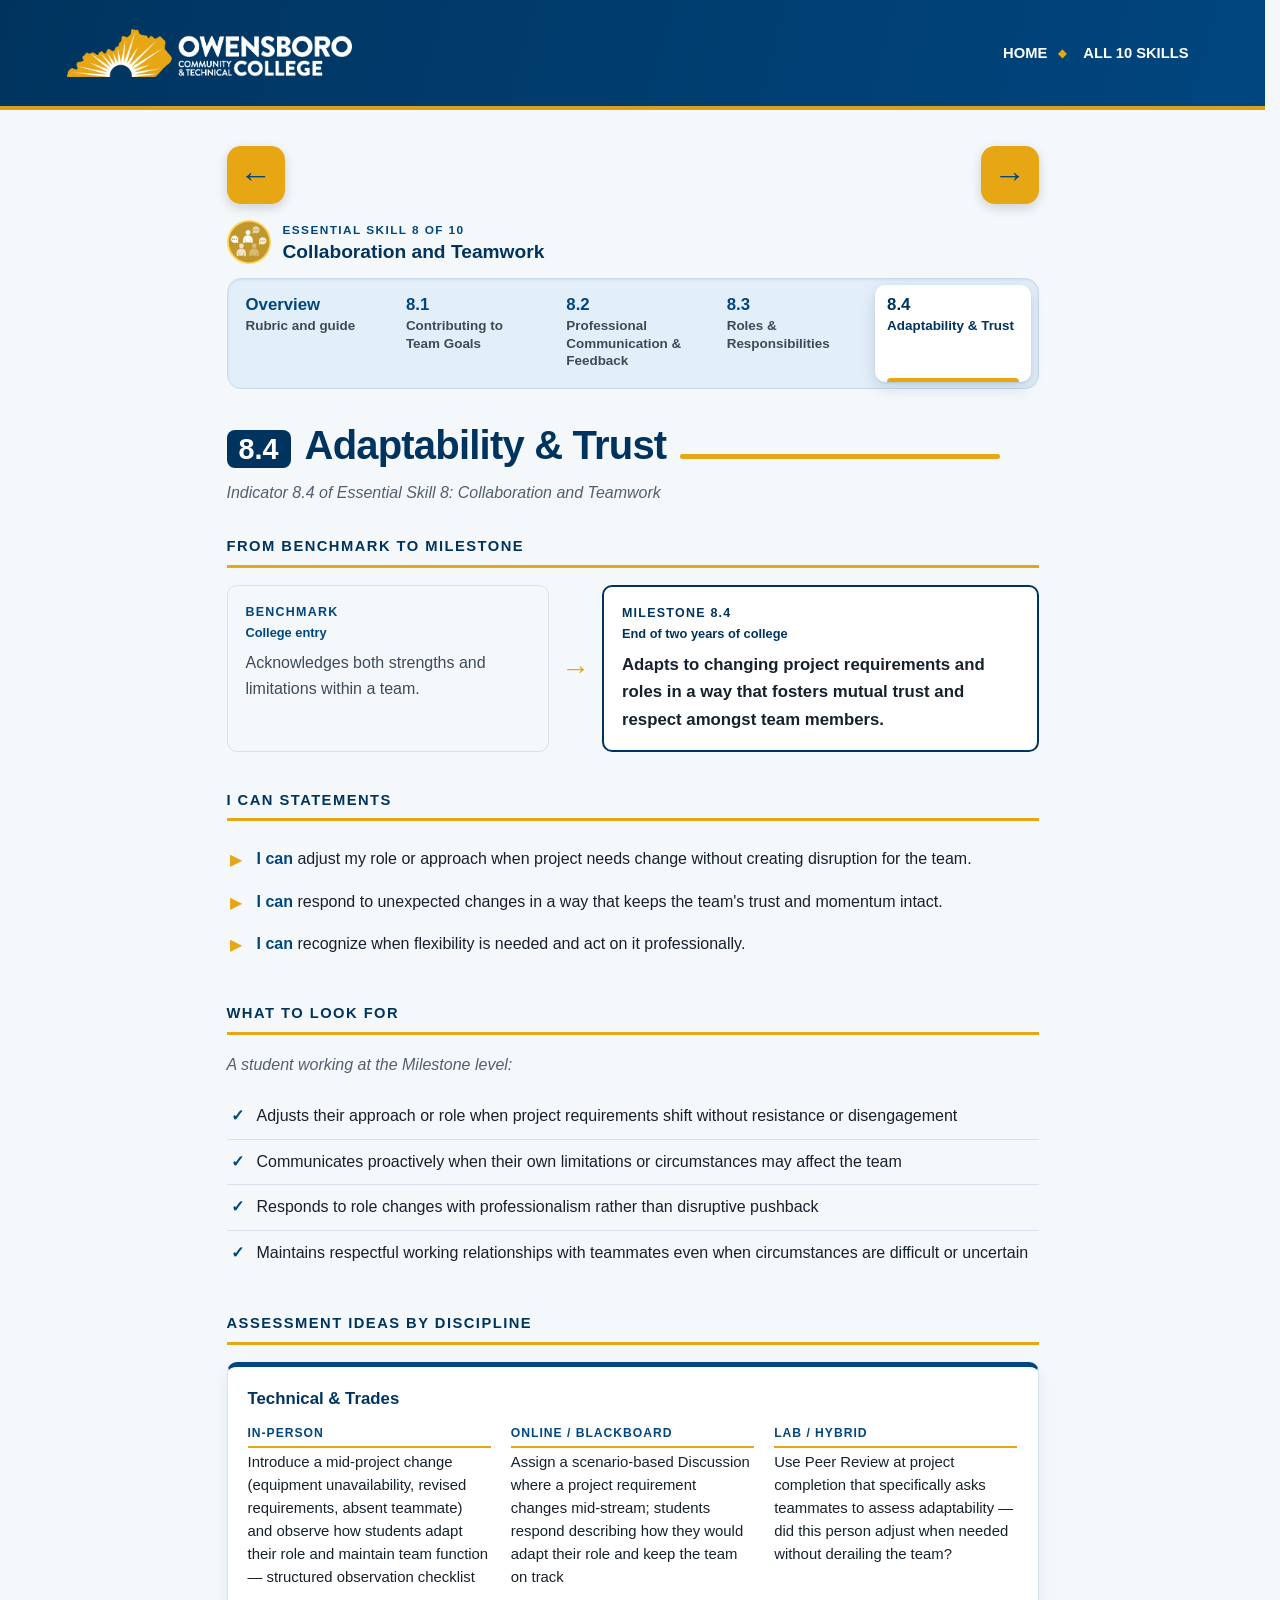
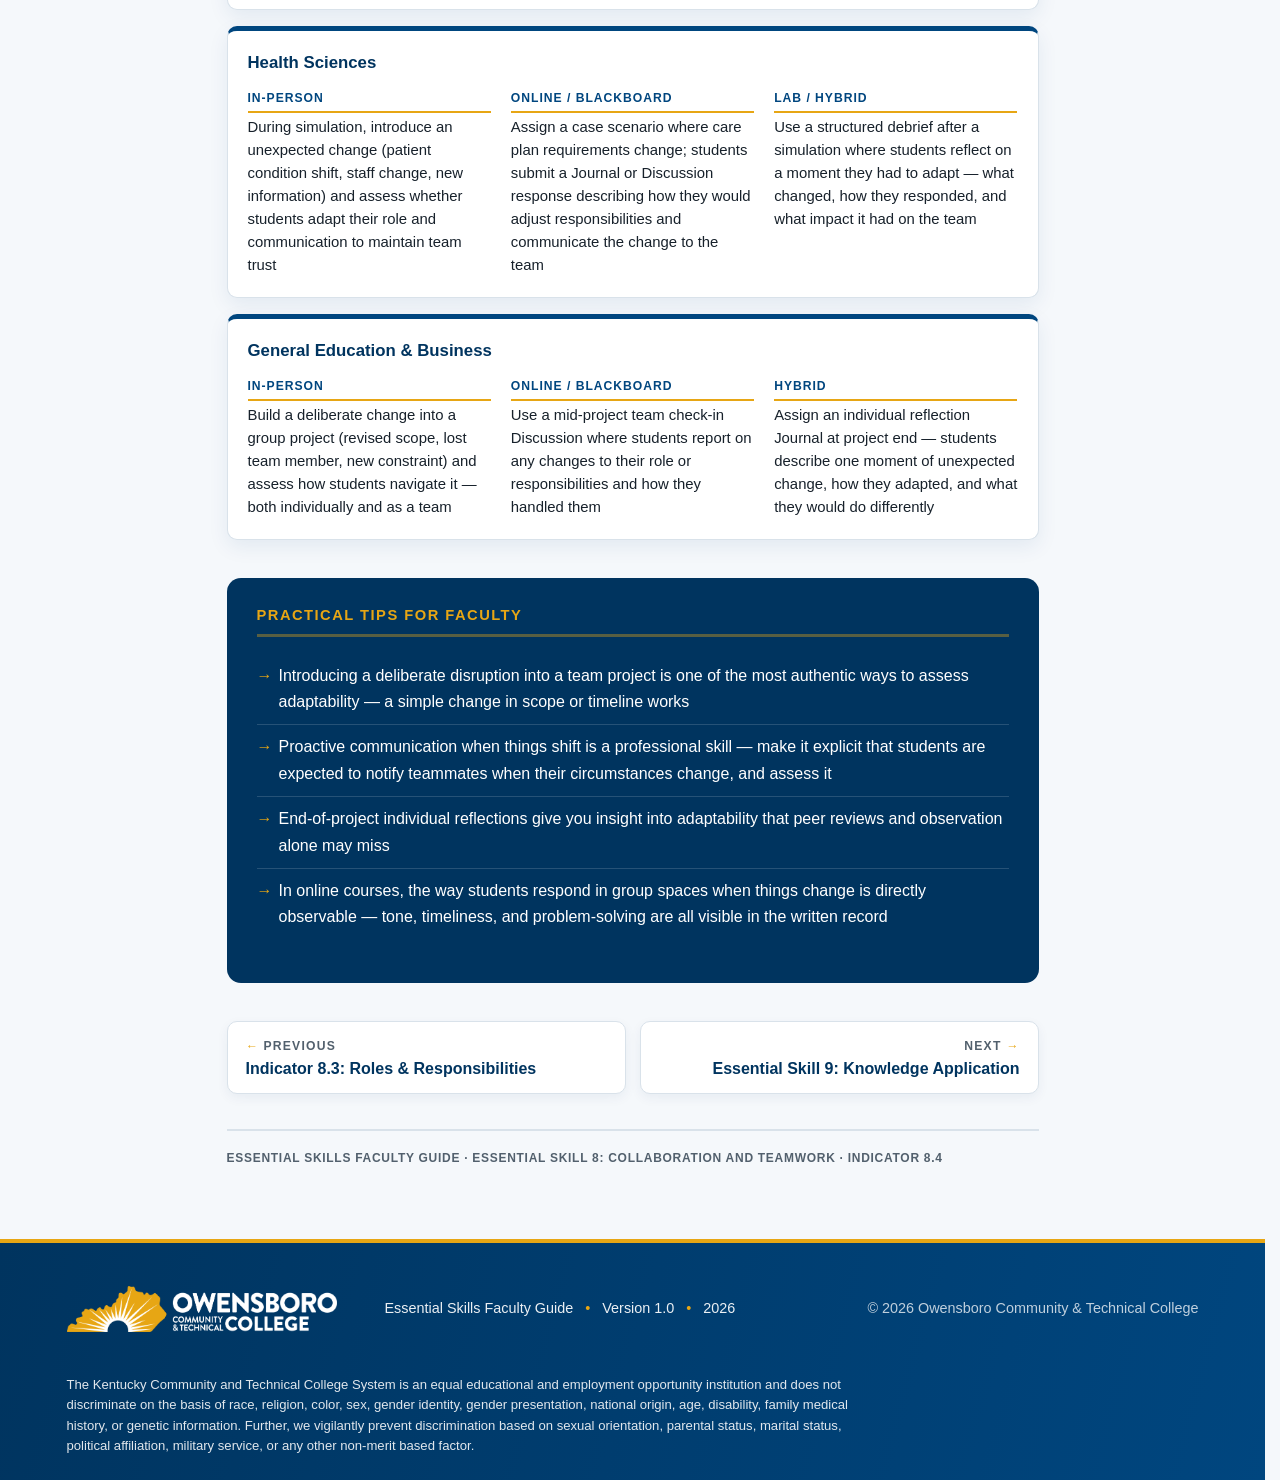
<file: pages/skill-08-4.html>
<!DOCTYPE html>
<html lang="en">
<head>
  <meta charset="UTF-8">
  <meta name="viewport" content="width=device-width, initial-scale=1.0">
  <title>8.4 Adaptability &amp; Trust – Essential Skill 8: Collaboration and Teamwork – Essential Skills Faculty Guide</title>
  <link rel="icon" type="image/png" sizes="48x48" href="../images/icon-48.png">
  <link rel="apple-touch-icon" href="../images/icon-180.png">
  <link rel="stylesheet" href="../css/styles.css?v=6">
</head>
<body>
  <a class="skip-link" href="#main">Skip to main content</a>
  <header class="site-header">
    <div class="nav-shell">
      <a class="logo-link" href="../index.html" aria-label="Essential Skills Faculty Guide home">
        <img src="../images/Owensboro_horiz_RGBrev.png" alt="Owensboro Community and Technical College">
      </a>
      <nav class="site-links" aria-label="Site navigation">
        <a href="../index.html">HOME</a>
        <a href="../index.html#skills">ALL 10 SKILLS</a>
      </nav>
    </div>
  </header>

  <main id="main" class="chapter-page">
  <div class="page-navigation">
    <a
      class="page-nav"
      href="skill-08-3.html"
      aria-label="Previous: Indicator 8.3: Roles &amp; Responsibilities"
      title="Previous: Indicator 8.3: Roles &amp; Responsibilities">
      &larr;
    </a>
    <a
      class="page-nav"
      href="skill-09.html"
      aria-label="Next: Essential Skill 9: Knowledge Application"
      title="Next: Essential Skill 9: Knowledge Application">
      &rarr;
    </a>
  </div>

  <a class="skill-crumb" href="skill-08.html">
    <img src="../images/skill-08.png" alt="">
    <span><span class="crumb-label">Essential Skill 8 of 10</span>
    <span class="crumb-name">Collaboration and Teamwork</span></span>
  </a>
  <nav class="skill-tabs" aria-label="Essential Skill 8 pages" style="--tabs: 5">
    <ul>
      <li><a href="skill-08.html"><span class="tab-num">Overview</span><span class="tab-name">Rubric and guide</span></a></li>
      <li><a href="skill-08-1.html"><span class="tab-num">8.1</span><span class="tab-name">Contributing to Team Goals</span></a></li>
      <li><a href="skill-08-2.html"><span class="tab-num">8.2</span><span class="tab-name">Professional Communication &amp; Feedback</span></a></li>
      <li><a href="skill-08-3.html"><span class="tab-num">8.3</span><span class="tab-name">Roles &amp; Responsibilities</span></a></li>
      <li><a aria-current="page" href="skill-08-4.html"><span class="tab-num">8.4</span><span class="tab-name">Adaptability &amp; Trust</span></a></li>
    </ul>
  </nav>

  <div class="indicator-heading">
    <h1><span class="indicator-num">8.4</span> Adaptability &amp; Trust</h1>
    <p class="indicator-sub">Indicator 8.4 of Essential Skill 8: Collaboration and Teamwork</p>
  </div>


  <section class="section" aria-labelledby="step-title">
    <h2 class="section-title" id="step-title">From Benchmark to Milestone</h2>
    <div class="level-compare">
      <div class="level-card benchmark">
        <p class="level-name">Benchmark<span>College entry</span></p>
        <p>Acknowledges both strengths and limitations within a team.</p>
      </div>
      <span class="level-arrow" aria-hidden="true">→</span>
      <div class="level-card milestone">
        <p class="level-name">Milestone 8.4<span>End of two years of college</span></p>
        <p>Adapts to changing project requirements and roles in a way that fosters mutual trust and respect amongst team members.</p>
      </div>
    </div>
  </section>

  <section class="section" aria-labelledby="ican-title">
    <h2 class="section-title" id="ican-title">I Can Statements</h2>
    <ul class="ican-list">
      <li><strong>I can</strong> adjust my role or approach when project needs change without creating disruption for the team.</li>
      <li><strong>I can</strong> respond to unexpected changes in a way that keeps the team&#x27;s trust and momentum intact.</li>
      <li><strong>I can</strong> recognize when flexibility is needed and act on it professionally.</li>
    </ul>
  </section>

  <section class="section" aria-labelledby="look-title">
    <h2 class="section-title" id="look-title">What to Look For</h2>
    <p class="list-lead">A student working at the Milestone level:</p>
    <ul class="check-list">
      <li>Adjusts their approach or role when project requirements shift without resistance or disengagement</li>
      <li>Communicates proactively when their own limitations or circumstances may affect the team</li>
      <li>Responds to role changes with professionalism rather than disruptive pushback</li>
      <li>Maintains respectful working relationships with teammates even when circumstances are difficult or uncertain</li>
    </ul>
  </section>

  <section class="section" aria-labelledby="ideas-title">
    <h2 class="section-title" id="ideas-title">Assessment Ideas by Discipline</h2>
    <div class="discipline-block">
      <h3>Technical &amp; Trades</h3>
      <ul class="setting-list">
        <li><span class="setting-label">In-Person</span>Introduce a mid-project change (equipment unavailability, revised requirements, absent teammate) and observe how students adapt their role and maintain team function — structured observation checklist</li>
        <li><span class="setting-label">Online / Blackboard</span>Assign a scenario-based Discussion where a project requirement changes mid-stream; students respond describing how they would adapt their role and keep the team on track</li>
        <li><span class="setting-label">Lab / Hybrid</span>Use Peer Review at project completion that specifically asks teammates to assess adaptability — did this person adjust when needed without derailing the team?</li>
      </ul>
    </div>
    <div class="discipline-block">
      <h3>Health Sciences</h3>
      <ul class="setting-list">
        <li><span class="setting-label">In-Person</span>During simulation, introduce an unexpected change (patient condition shift, staff change, new information) and assess whether students adapt their role and communication to maintain team trust</li>
        <li><span class="setting-label">Online / Blackboard</span>Assign a case scenario where care plan requirements change; students submit a Journal or Discussion response describing how they would adjust responsibilities and communicate the change to the team</li>
        <li><span class="setting-label">Lab / Hybrid</span>Use a structured debrief after a simulation where students reflect on a moment they had to adapt — what changed, how they responded, and what impact it had on the team</li>
      </ul>
    </div>
    <div class="discipline-block">
      <h3>General Education &amp; Business</h3>
      <ul class="setting-list">
        <li><span class="setting-label">In-Person</span>Build a deliberate change into a group project (revised scope, lost team member, new constraint) and assess how students navigate it — both individually and as a team</li>
        <li><span class="setting-label">Online / Blackboard</span>Use a mid-project team check-in Discussion where students report on any changes to their role or responsibilities and how they handled them</li>
        <li><span class="setting-label">Hybrid</span>Assign an individual reflection Journal at project end — students describe one moment of unexpected change, how they adapted, and what they would do differently</li>
      </ul>
    </div>
  </section>

  <section class="tips-section" aria-labelledby="tips-title">
    <h2 class="section-title" id="tips-title">Practical Tips for Faculty</h2>
    <ul class="tips-list">
      <li>Introducing a deliberate disruption into a team project is one of the most authentic ways to assess adaptability — a simple change in scope or timeline works</li>
      <li>Proactive communication when things shift is a professional skill — make it explicit that students are expected to notify teammates when their circumstances change, and assess it</li>
      <li>End-of-project individual reflections give you insight into adaptability that peer reviews and observation alone may miss</li>
      <li>In online courses, the way students respond in group spaces when things change is directly observable — tone, timeliness, and problem-solving are all visible in the written record</li>
    </ul>
  </section>

  <nav class="step-nav" aria-label="Previous and next page">
    <a class="step-link prev" href="skill-08-3.html"><span class="step-dir">Previous</span><span class="step-name">Indicator 8.3: Roles &amp; Responsibilities</span></a>
    <a class="step-link next" href="skill-09.html"><span class="step-dir">Next</span><span class="step-name">Essential Skill 9: Knowledge Application</span></a>
  </nav>

  <div class="page-footer">Essential Skills Faculty Guide  ·  Essential Skill 8: Collaboration and Teamwork  ·  Indicator 8.4</div>
  </main>

  <footer class="site-footer">
    <div class="footer-shell">
      <img src="../images/Owensboro_horiz_RGBrev.png" alt="Owensboro Community and Technical College">
      <p>Essential Skills Faculty Guide <span>•</span> Version 1.0 <span>•</span> 2026</p>
      <p>© 2026 Owensboro Community &amp; Technical College</p>
    </div>
  <div class="eeo-shell" style="max-width:var(--content);margin:0 auto;padding:0 24px 24px;"><p class="eeo" style="margin:0;max-width:110ch;font-size:.82rem;line-height:1.55;color:rgba(255,255,255,.88);">The Kentucky Community and Technical College System is an equal educational and employment opportunity institution and does not discriminate on the basis of race, religion, color, sex, gender identity, gender presentation, national origin, age, disability, family medical history, or genetic information. Further, we vigilantly prevent discrimination based on sexual orientation, parental status, marital status, political affiliation, military service, or any other non-merit based factor.</p></div>
</footer>
</body>
</html>
</file>
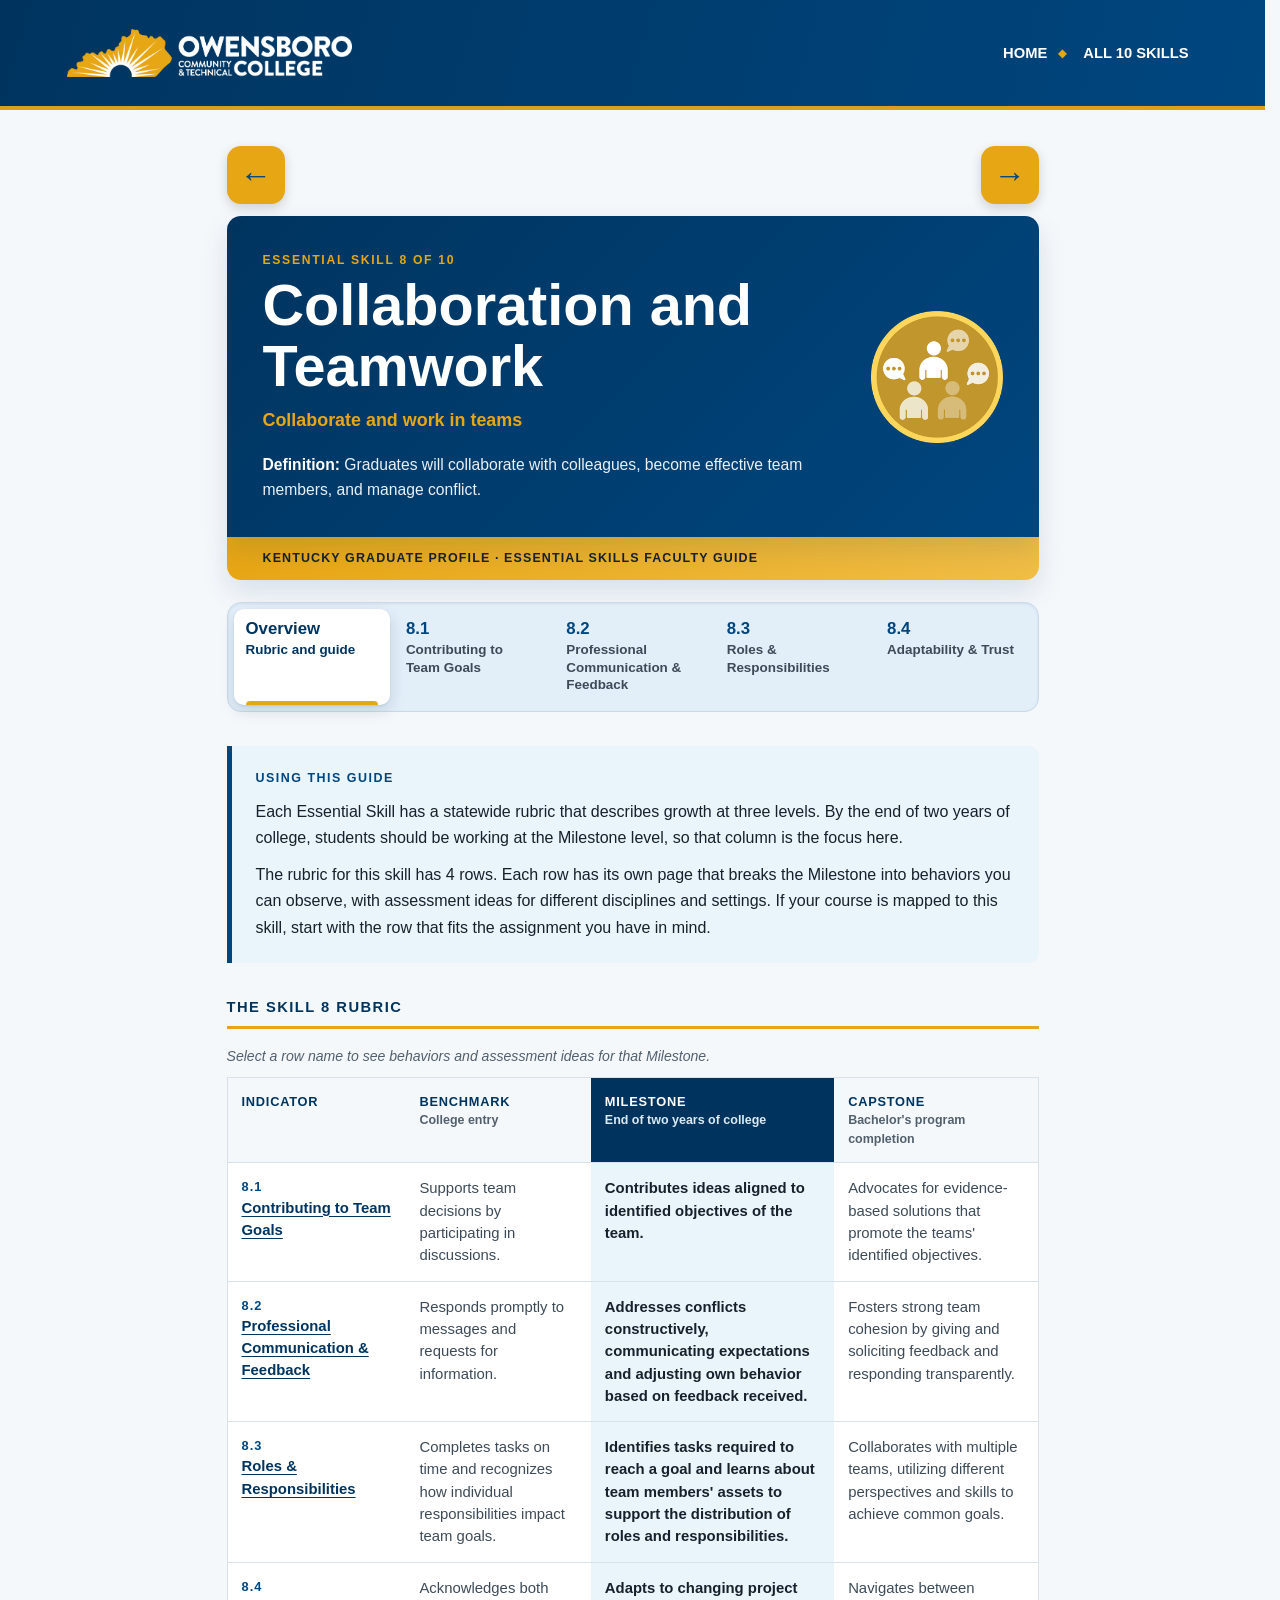
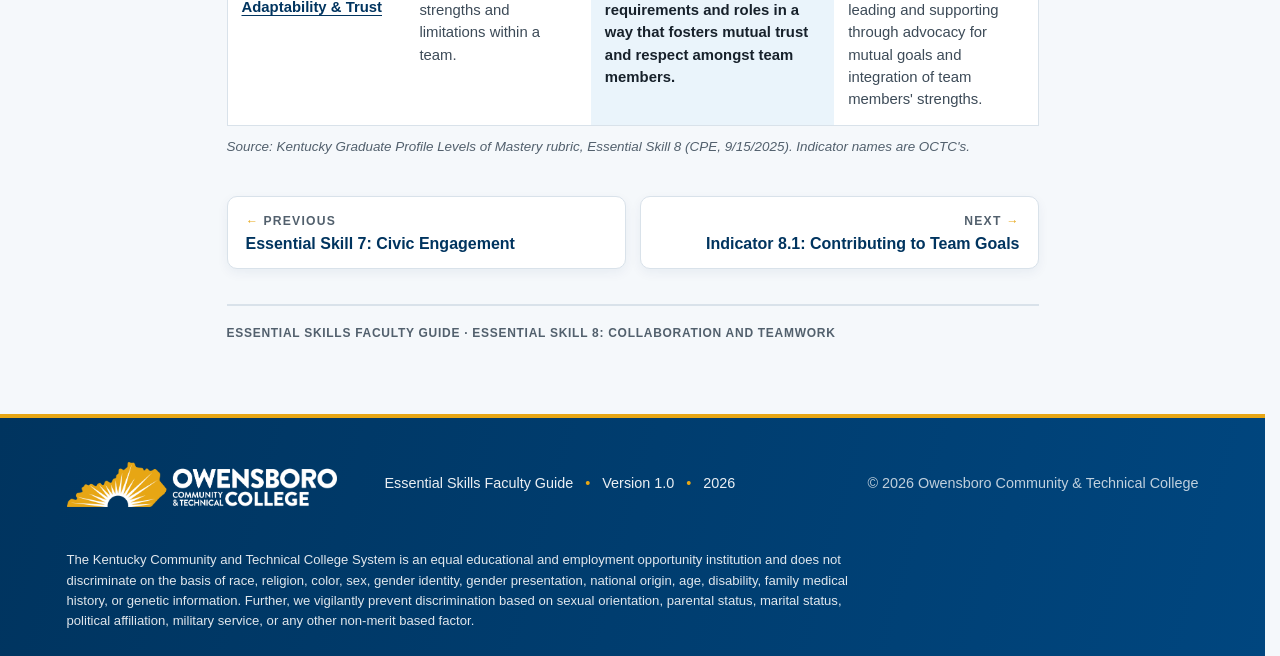
<file: pages/skill-08.html>
<!DOCTYPE html>
<html lang="en">
<head>
  <meta charset="UTF-8">
  <meta name="viewport" content="width=device-width, initial-scale=1.0">
  <title>Essential Skill 8: Collaboration and Teamwork – Essential Skills Faculty Guide</title>
  <link rel="icon" type="image/png" sizes="48x48" href="../images/icon-48.png">
  <link rel="apple-touch-icon" href="../images/icon-180.png">
  <link rel="stylesheet" href="../css/styles.css?v=6">
</head>
<body>
  <a class="skip-link" href="#main">Skip to main content</a>
  <header class="site-header">
    <div class="nav-shell">
      <a class="logo-link" href="../index.html" aria-label="Essential Skills Faculty Guide home">
        <img src="../images/Owensboro_horiz_RGBrev.png" alt="Owensboro Community and Technical College">
      </a>
      <nav class="site-links" aria-label="Site navigation">
        <a href="../index.html">HOME</a>
        <a href="../index.html#skills">ALL 10 SKILLS</a>
      </nav>
    </div>
  </header>

  <main id="main" class="chapter-page">
  <div class="page-navigation">
    <a
      class="page-nav"
      href="skill-07.html"
      aria-label="Previous: Essential Skill 7: Civic Engagement"
      title="Previous: Essential Skill 7: Civic Engagement">
      &larr;
    </a>
    <a
      class="page-nav"
      href="skill-08-1.html"
      aria-label="Next: Indicator 8.1: Contributing to Team Goals"
      title="Next: Indicator 8.1: Contributing to Team Goals">
      &rarr;
    </a>
  </div>

  <div class="chapter-header">
    <div>
      <p class="header-label">Essential Skill 8 of 10</p>
      <h1 class="page-title">Collaboration and Teamwork</h1>
      <p class="page-subtitle">Collaborate and work in teams</p>
      <p class="header-definition"><strong>Definition:</strong> Graduates will collaborate with colleagues, become effective team members, and manage conflict.</p>
    </div>
    <img class="header-coin" src="../images/skill-08.png" alt="">
  </div>
  <div class="header-strip">Kentucky Graduate Profile  ·  Essential Skills Faculty Guide</div>

  <nav class="skill-tabs" aria-label="Essential Skill 8 pages" style="--tabs: 5">
    <ul>
      <li><a aria-current="page" href="skill-08.html"><span class="tab-num">Overview</span><span class="tab-name">Rubric and guide</span></a></li>
      <li><a href="skill-08-1.html"><span class="tab-num">8.1</span><span class="tab-name">Contributing to Team Goals</span></a></li>
      <li><a href="skill-08-2.html"><span class="tab-num">8.2</span><span class="tab-name">Professional Communication &amp; Feedback</span></a></li>
      <li><a href="skill-08-3.html"><span class="tab-num">8.3</span><span class="tab-name">Roles &amp; Responsibilities</span></a></li>
      <li><a href="skill-08-4.html"><span class="tab-num">8.4</span><span class="tab-name">Adaptability &amp; Trust</span></a></li>
    </ul>
  </nav>

  <div class="purpose-box">
    <p class="box-label">Using this guide</p>
    <p>Each Essential Skill has a statewide rubric that describes growth at three levels. By the end of two years of college, students should be working at the Milestone level, so that column is the focus here.</p>
    <p>The rubric for this skill has 4 rows. Each row has its own page that breaks the Milestone into behaviors you can observe, with assessment ideas for different disciplines and settings. If your course is mapped to this skill, start with the row that fits the assignment you have in mind.</p>
  </div>

  <section class="section" aria-labelledby="rubric-title">
    <h2 class="section-title" id="rubric-title">The Skill 8 Rubric</h2>
    <table class="rubric-table">
      <caption>Select a row name to see behaviors and assessment ideas for that Milestone.</caption>
      <thead>
        <tr>
          <th scope="col">Indicator</th>
          <th scope="col" class="col-benchmark">Benchmark<span class="level-when">College entry</span></th>
          <th scope="col" class="col-milestone">Milestone<span class="level-when">End of two years of college</span></th>
          <th scope="col" class="col-capstone">Capstone<span class="level-when">Bachelor's program completion</span></th>
        </tr>
      </thead>
      <tbody>
        <tr>
          <th scope="row"><span class="row-num">8.1</span><a href="skill-08-1.html">Contributing to Team Goals</a></th>
          <td class="col-benchmark" data-label="Benchmark · College entry">Supports team decisions by participating in discussions.</td>
          <td class="col-milestone" data-label="Milestone · End of two years">Contributes ideas aligned to identified objectives of the team.</td>
          <td class="col-capstone" data-label="Capstone · Bachelor's completion">Advocates for evidence-based solutions that promote the teams&#x27; identified objectives.</td>
        </tr>
        <tr>
          <th scope="row"><span class="row-num">8.2</span><a href="skill-08-2.html">Professional Communication &amp; Feedback</a></th>
          <td class="col-benchmark" data-label="Benchmark · College entry">Responds promptly to messages and requests for information.</td>
          <td class="col-milestone" data-label="Milestone · End of two years">Addresses conflicts constructively, communicating expectations and adjusting own behavior based on feedback received.</td>
          <td class="col-capstone" data-label="Capstone · Bachelor's completion">Fosters strong team cohesion by giving and soliciting feedback and responding transparently.</td>
        </tr>
        <tr>
          <th scope="row"><span class="row-num">8.3</span><a href="skill-08-3.html">Roles &amp; Responsibilities</a></th>
          <td class="col-benchmark" data-label="Benchmark · College entry">Completes tasks on time and recognizes how individual responsibilities impact team goals.</td>
          <td class="col-milestone" data-label="Milestone · End of two years">Identifies tasks required to reach a goal and learns about team members&#x27; assets to support the distribution of roles and responsibilities.</td>
          <td class="col-capstone" data-label="Capstone · Bachelor's completion">Collaborates with multiple teams, utilizing different perspectives and skills to achieve common goals.</td>
        </tr>
        <tr>
          <th scope="row"><span class="row-num">8.4</span><a href="skill-08-4.html">Adaptability &amp; Trust</a></th>
          <td class="col-benchmark" data-label="Benchmark · College entry">Acknowledges both strengths and limitations within a team.</td>
          <td class="col-milestone" data-label="Milestone · End of two years">Adapts to changing project requirements and roles in a way that fosters mutual trust and respect amongst team members.</td>
          <td class="col-capstone" data-label="Capstone · Bachelor's completion">Navigates between leading and supporting through advocacy for mutual goals and integration of team members&#x27; strengths.</td>
        </tr>
      </tbody>
    </table>
    <p class="source-note">Source: Kentucky Graduate Profile Levels of Mastery rubric, Essential Skill 8 (CPE, 9/15/2025). Indicator names are OCTC's.</p>
  </section>

  <nav class="step-nav" aria-label="Previous and next page">
    <a class="step-link prev" href="skill-07.html"><span class="step-dir">Previous</span><span class="step-name">Essential Skill 7: Civic Engagement</span></a>
    <a class="step-link next" href="skill-08-1.html"><span class="step-dir">Next</span><span class="step-name">Indicator 8.1: Contributing to Team Goals</span></a>
  </nav>

  <div class="page-footer">Essential Skills Faculty Guide  ·  Essential Skill 8: Collaboration and Teamwork</div>
  </main>

  <footer class="site-footer">
    <div class="footer-shell">
      <img src="../images/Owensboro_horiz_RGBrev.png" alt="Owensboro Community and Technical College">
      <p>Essential Skills Faculty Guide <span>•</span> Version 1.0 <span>•</span> 2026</p>
      <p>© 2026 Owensboro Community &amp; Technical College</p>
    </div>
  <div class="eeo-shell" style="max-width:var(--content);margin:0 auto;padding:0 24px 24px;"><p class="eeo" style="margin:0;max-width:110ch;font-size:.82rem;line-height:1.55;color:rgba(255,255,255,.88);">The Kentucky Community and Technical College System is an equal educational and employment opportunity institution and does not discriminate on the basis of race, religion, color, sex, gender identity, gender presentation, national origin, age, disability, family medical history, or genetic information. Further, we vigilantly prevent discrimination based on sexual orientation, parental status, marital status, political affiliation, military service, or any other non-merit based factor.</p></div>
</footer>
</body>
</html>
</file>
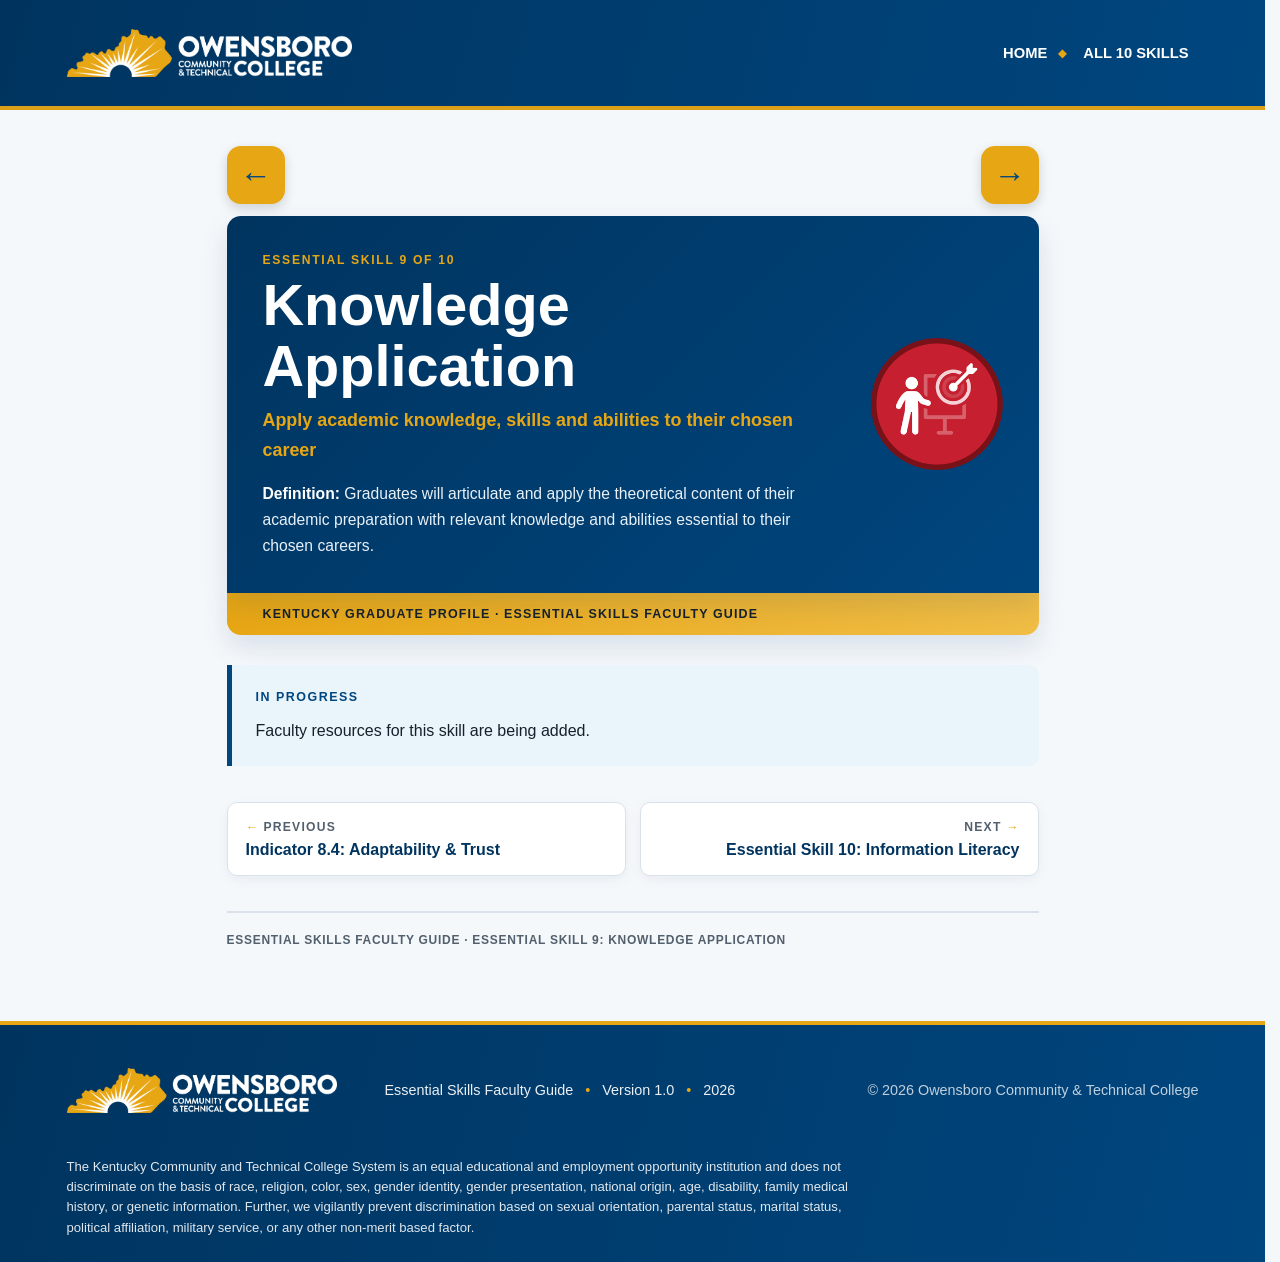
<file: pages/skill-09.html>
<!DOCTYPE html>
<html lang="en">
<head>
  <meta charset="UTF-8">
  <meta name="viewport" content="width=device-width, initial-scale=1.0">
  <title>Essential Skill 9: Knowledge Application – Essential Skills Faculty Guide</title>
  <link rel="icon" type="image/png" sizes="48x48" href="../images/icon-48.png">
  <link rel="apple-touch-icon" href="../images/icon-180.png">
  <link rel="stylesheet" href="../css/styles.css?v=6">
</head>
<body>
  <a class="skip-link" href="#main">Skip to main content</a>
  <header class="site-header">
    <div class="nav-shell">
      <a class="logo-link" href="../index.html" aria-label="Essential Skills Faculty Guide home">
        <img src="../images/Owensboro_horiz_RGBrev.png" alt="Owensboro Community and Technical College">
      </a>
      <nav class="site-links" aria-label="Site navigation">
        <a href="../index.html">HOME</a>
        <a href="../index.html#skills">ALL 10 SKILLS</a>
      </nav>
    </div>
  </header>

  <main id="main" class="chapter-page">
  <div class="page-navigation">
    <a
      class="page-nav"
      href="skill-08-4.html"
      aria-label="Previous: Indicator 8.4: Adaptability &amp; Trust"
      title="Previous: Indicator 8.4: Adaptability &amp; Trust">
      &larr;
    </a>
    <a
      class="page-nav"
      href="skill-10.html"
      aria-label="Next: Essential Skill 10: Information Literacy"
      title="Next: Essential Skill 10: Information Literacy">
      &rarr;
    </a>
  </div>

  <div class="chapter-header">
    <div>
      <p class="header-label">Essential Skill 9 of 10</p>
      <h1 class="page-title">Knowledge Application</h1>
      <p class="page-subtitle">Apply academic knowledge, skills and abilities to their chosen career</p>
      <p class="header-definition"><strong>Definition:</strong> Graduates will articulate and apply the theoretical content of their academic preparation with relevant knowledge and abilities essential to their chosen careers.</p>
    </div>
    <img class="header-coin" src="../images/skill-09.png" alt="">
  </div>
  <div class="header-strip">Kentucky Graduate Profile  ·  Essential Skills Faculty Guide</div>

  <div class="purpose-box">
    <p class="box-label">In progress</p>
    <p>Faculty resources for this skill are being added.</p>
  </div>

  <nav class="step-nav" aria-label="Previous and next page">
    <a class="step-link prev" href="skill-08-4.html"><span class="step-dir">Previous</span><span class="step-name">Indicator 8.4: Adaptability &amp; Trust</span></a>
    <a class="step-link next" href="skill-10.html"><span class="step-dir">Next</span><span class="step-name">Essential Skill 10: Information Literacy</span></a>
  </nav>

  <div class="page-footer">Essential Skills Faculty Guide  ·  Essential Skill 9: Knowledge Application</div>
  </main>

  <footer class="site-footer">
    <div class="footer-shell">
      <img src="../images/Owensboro_horiz_RGBrev.png" alt="Owensboro Community and Technical College">
      <p>Essential Skills Faculty Guide <span>•</span> Version 1.0 <span>•</span> 2026</p>
      <p>© 2026 Owensboro Community &amp; Technical College</p>
    </div>
  <div class="eeo-shell" style="max-width:var(--content);margin:0 auto;padding:0 24px 24px;"><p class="eeo" style="margin:0;max-width:110ch;font-size:.82rem;line-height:1.55;color:rgba(255,255,255,.88);">The Kentucky Community and Technical College System is an equal educational and employment opportunity institution and does not discriminate on the basis of race, religion, color, sex, gender identity, gender presentation, national origin, age, disability, family medical history, or genetic information. Further, we vigilantly prevent discrimination based on sexual orientation, parental status, marital status, political affiliation, military service, or any other non-merit based factor.</p></div>
</footer>
</body>
</html>
</file>
<file: css/styles.css>
/* =========================================================
   OCTC Essential Skills Faculty Guide
   Shared Site Styles
   Adapted from the AI Literacy Faculty Playbook stylesheet (v12)
   ========================================================= */


/* =========================================================
   1. Design Tokens + Global Styles
   ========================================================= */

:root {
  --octc-blue: #00467f;
  --octc-blue-dark: #00345f;
  --octc-blue-soft: #eaf4fb;
  --octc-gold: #e7a614;
  --octc-gold-soft: #fff5dc;
  --octc-navy-deep: #011d41;
  --octc-sky: #3bb3e5;

  --ink: #17212b;
  --muted: #52606d;
  --surface: #ffffff;
  --surface-alt: #f5f8fb;
  --border: #d9e2ea;

  --shadow: 0 12px 28px rgba(0, 52, 95, 0.12);
  --radius: 14px;

  --content: 1180px;
  --reading: 860px;

  --font: Aptos, Calibri, "Segoe UI", Arial, sans-serif;
}

* {
  box-sizing: border-box;
}

html {
  scroll-behavior: smooth;
}

body {
  margin: 0;
  color: var(--ink);
  background: var(--surface-alt);
  font-family: var(--font);
  font-size: 16px;
  line-height: 1.65;
  overflow-wrap: break-word;
}

a {
  color: var(--octc-blue);
  text-underline-offset: 3px;
}

a:hover {
  color: var(--octc-blue-dark);
}

/* Focus ring: dark blue line with a gold halo, visible on white and pale
   backgrounds. The header and footer switch to gold, which reads on navy. */
a:focus-visible,
button:focus-visible {
  outline: 3px solid var(--octc-blue-dark);
  outline-offset: 3px;
  box-shadow: 0 0 0 7px rgba(231, 166, 20, 0.55);
}

.site-header a:focus-visible,
.site-footer a:focus-visible {
  outline-color: var(--octc-gold);
  box-shadow: none;
}

img {
  max-width: 100%;
  height: auto;
}

.visually-hidden {
  position: absolute !important;
  width: 1px !important;
  height: 1px !important;
  padding: 0 !important;
  margin: -1px !important;
  overflow: hidden !important;
  clip: rect(0, 0, 0, 0) !important;
  white-space: nowrap !important;
  border: 0 !important;
}

.skip-link {
  position: absolute;
  left: 16px;
  top: -60px;
  z-index: 10;

  padding: 10px 16px;
  border-radius: 0 0 8px 8px;

  background: var(--octc-gold);
  color: var(--octc-blue-dark);
  font-weight: 800;
  text-decoration: none;
}

.skip-link:focus {
  top: 0;
}


/* =========================================================
   2. Site Header + Main Navigation
   ========================================================= */

.site-header {
  background: linear-gradient(
    105deg,
    var(--octc-blue-dark),
    var(--octc-blue)
  );
  border-bottom: 4px solid rgba(231, 166, 20, 0.95);
}

.nav-shell {
  max-width: var(--content);
  min-height: 106px;
  margin: 0 auto;
  padding: 15px 24px;

  display: flex;
  align-items: center;
  gap: 30px;
}

.logo-link {
  display: block;
  flex: 0 0 285px;
}

.logo-link img {
  display: block;
  width: 285px;
}

.site-links {
  margin-left: auto;

  display: flex;
  align-items: center;
  justify-content: flex-end;
  flex-wrap: wrap;
  gap: 4px;
}

.site-links a {
  position: relative;

  padding: 12px 10px;

  color: white;
  text-decoration: none;
  font-size: 0.92rem;
  font-weight: 750;
  white-space: nowrap;
}

.site-links a::after {
  content: "";
  position: absolute;
  left: 10px;
  right: 10px;
  bottom: 4px;

  height: 3px;
  border-radius: 3px;

  background: transparent;
  transition: background 0.18s ease;
}

.site-links a:hover {
  color: white;
  background: rgba(255, 255, 255, 0.08);
  border-radius: 7px;
}

.site-links a[aria-current="page"]::after {
  background: var(--octc-gold);
}

.site-links a:first-child::before {
  content: "◆";
  position: absolute;
  right: -9px;
  top: 50%;
  transform: translateY(-50%);

  color: var(--octc-gold);
  font-size: 0.7rem;
}

.site-links a:first-child {
  margin-right: 12px;
}


/* =========================================================
   3. Homepage Hero
   ========================================================= */

.hero {
  background: #fff;
  border-bottom: 3px solid var(--octc-gold);
}

.hero-inner {
  max-width: var(--content);
  min-height: 520px;
  margin: 0 auto;
  padding: 58px 24px 48px;

  display: grid;
  grid-template-columns: 1.1fr 0.9fr;
  gap: 60px;
  align-items: center;
}

.hero-copy {
  max-width: 620px;
  min-width: 0;
}

.hero h1 {
  margin: 0;

  color: var(--octc-blue-dark);

  font-size: clamp(3rem, 5.5vw, 5rem);
  line-height: 1.02;
  letter-spacing: -0.035em;
}

.hero-title-rule {
  width: 550px;
  max-width: 90%;
  height: 6px;
  margin: 22px 0 18px;

  background: var(--octc-gold);
  border-radius: 6px;
}

.hero-subtitle {
  max-width: 580px;
  margin: 0;

  color: var(--octc-blue-dark);

  font-size: clamp(1.5rem, 2.8vw, 2.2rem);
  line-height: 1.28;
  font-style: italic;
}

.hero-intro {
  max-width: 560px;
  margin: 34px 0 0;

  font-size: 1.1rem;
  line-height: 1.75;
}

.hero-cta {
  margin-top: 30px;
}

.primary-button {
  display: inline-flex;
  align-items: center;
  gap: 16px;

  padding: 14px 24px;
  border-radius: 8px;

  background: linear-gradient(
    90deg,
    var(--octc-blue-dark),
    var(--octc-blue)
  );

  color: #fff;
  text-decoration: none;
  font-weight: 800;

  box-shadow: 0 8px 18px rgba(0, 70, 127, 0.18);

  transition:
    transform 0.2s ease,
    box-shadow 0.2s ease;
}

.primary-button:hover {
  color: #fff;
  transform: translateY(-2px);
  box-shadow: 0 12px 24px rgba(0, 70, 127, 0.24);
}

/* Decorative coin cluster (3-4-3), the hero art for this site */

.coin-cluster {
  display: flex;
  flex-direction: column;
  align-items: center;
  gap: 0;
  min-width: 0;
}

.coin-row {
  display: flex;
  justify-content: center;
  gap: clamp(6px, 1vw, 12px);
}

.coin-row + .coin-row {
  margin-top: clamp(-18px, -1.4vw, -8px);
}

.coin-cluster img {
  display: block;
  width: clamp(64px, 8.4vw, 112px);
  height: auto;
  filter: drop-shadow(0 8px 8px rgba(0, 52, 95, 0.12));
}


/* =========================================================
   4. Homepage Skill Bars
   ========================================================= */

.section-shell {
  max-width: var(--content);
  margin: 0 auto;
  padding-left: 24px;
  padding-right: 24px;
}

.skills-section {
  padding: 46px 0 56px;
  background: #fff;
}

.skills-heading {
  margin: 0 0 6px;

  color: var(--octc-blue-dark);

  font-size: 1.6rem;
  line-height: 1.2;
}

.skills-section .mini-rule {
  margin: 0 0 24px;
}

.mini-rule {
  display: block;

  width: 52px;
  height: 3px;
  margin: 0 auto 20px;

  border-radius: 3px;
  background: var(--octc-gold);
}

.skill-list {
  list-style: none;
  margin: 0;
  padding: 0;

  /* Two columns: 1–5 down the left, 6–10 down the right */
  display: grid;
  grid-template-columns: repeat(2, minmax(0, 1fr));
  grid-template-rows: repeat(5, auto);
  grid-auto-flow: column;
  gap: 12px 16px;
}

.skill-list li {
  display: flex;
}

/* Each skill carries its coin's color: a light tint for the bar and the
   full color for the left edge. Text stays ink/navy for contrast. */
.skill-01 { --skill-color: #005090; --skill-tint: #dee8f1; }
.skill-02 { --skill-color: #007078; --skill-tint: #deeced; }
.skill-03 { --skill-color: #f06028; --skill-tint: #fdeae3; }
.skill-04 { --skill-color: #e09020; --skill-tint: #fbf1e2; }
.skill-05 { --skill-color: #5058a0; --skill-tint: #e8e9f3; }
.skill-06 { --skill-color: #80a860; --skill-tint: #eef4ea; }
.skill-07 { --skill-color: #0098d0; --skill-tint: #def2f9; }
.skill-08 { --skill-color: #c09028; --skill-tint: #f7f1e3; }
.skill-09 { --skill-color: #c02030; --skill-tint: #f7e2e4; }
.skill-10 { --skill-color: #a08878; --skill-tint: #f3f0ed; }

.skill-link {
  flex: 1;

  display: grid;
  grid-template-columns: 64px minmax(0, 1fr);
  gap: 18px;
  align-items: center;

  padding: 14px 20px 14px 14px;

  color: var(--ink);
  text-decoration: none;

  background: var(--skill-tint, var(--octc-blue-soft));
  border-left: 6px solid var(--skill-color, var(--octc-blue));
  border-radius: 4px 10px 10px 4px;

  transition:
    transform 0.18s ease,
    box-shadow 0.18s ease;
}

.skill-link:hover {
  color: var(--ink);
  transform: translateY(-2px);
  box-shadow: 0 10px 22px rgba(0, 52, 95, 0.14);
}

.skill-link:hover .skill-name {
  text-decoration: underline;
  text-decoration-color: var(--octc-gold);
  text-decoration-thickness: 3px;
  text-underline-offset: 5px;
}

.skill-coin {
  display: block;
  width: 64px;
  height: 64px;
}

.skill-text {
  min-width: 0;
}

.skill-num {
  display: block;

  color: var(--octc-blue-dark);

  font-size: 0.76rem;
  font-weight: 850;
  letter-spacing: 0.12em;
  text-transform: uppercase;
}

.skill-name {
  margin: 1px 0 3px;

  color: var(--octc-blue-dark);

  font-size: 1.22rem;
  line-height: 1.25;
}

.skill-desc {
  margin: 0;

  color: #3d4b58;

  font-size: 0.95rem;
  line-height: 1.45;
}


/* =========================================================
   5. Skill (Chapter) Pages
   ========================================================= */

.chapter-page {
  max-width: var(--reading);
  margin: 36px auto 70px;
  padding: 0 24px;
}

.chapter-header {
  position: relative;
  overflow: hidden;

  display: grid;
  grid-template-columns: minmax(0, 1fr) auto;
  gap: 28px;
  align-items: center;

  padding: 34px 36px;

  border-radius: var(--radius) var(--radius) 0 0;

  background: linear-gradient(
    135deg,
    var(--octc-blue-dark),
    var(--octc-blue)
  );

  box-shadow: var(--shadow);
}

.header-coin {
  display: block;
  width: 132px;
  height: 132px;
}

.header-label {
  margin: 0 0 5px;

  color: var(--octc-gold);

  font-size: 0.76rem;
  font-weight: 800;
  letter-spacing: 0.14em;
  text-transform: uppercase;
}

.page-title {
  margin: 0;

  color: white;

  font-size: clamp(2.35rem, 7vw, 3.6rem);
  font-weight: 850;
  line-height: 1.05;
}

.page-subtitle {
  margin: 10px 0 0;

  color: var(--octc-gold);

  font-size: 1.12rem;
  font-weight: 800;
}

.header-definition {
  margin: 16px 0 0;

  color: #e8f1f8;

  font-size: 0.98rem;
}

.header-definition strong {
  color: white;
}

.header-strip {
  margin-bottom: 30px;
  padding: 11px 36px;

  border-radius: 0 0 var(--radius) var(--radius);

  background: linear-gradient(
    90deg,
    var(--octc-gold),
    #f0bd45
  );

  color: var(--ink);

  font-size: 0.78rem;
  font-weight: 850;
  letter-spacing: 0.09em;
  text-transform: uppercase;

  box-shadow: var(--shadow);
}


/* =========================================================
   6. Intro Pages
   ========================================================= */

/* Intro pages borrow the home page's look: open layout, large navy title,
   long gold rule, italic subtitle. Skill pages keep the navy card header.
   Gold stays an accent only. Add class="intro-page" to <body> to use. */

.intro-page .chapter-header {
  display: block;
  padding: 18px 0 8px;
  background: none;
  border-radius: 0;
  box-shadow: none;
}

.intro-page .header-label {
  color: var(--octc-blue);
}

.intro-page .page-title {
  color: var(--octc-blue-dark);
  font-size: clamp(2.6rem, 6vw, 4.2rem);
  line-height: 1.02;
  letter-spacing: -0.035em;
}

.intro-page .page-title::after {
  content: "";
  display: block;
  width: 460px;
  max-width: 80%;
  height: 6px;
  margin-top: 22px;
  background: var(--octc-gold);
  border-radius: 6px;
}

.intro-page .page-subtitle {
  margin-top: 18px;
  color: var(--octc-blue-dark);
  font-size: clamp(1.25rem, 2.4vw, 1.6rem);
  font-weight: 400;
  font-style: italic;
  line-height: 1.3;
}

.intro-page .header-definition {
  color: var(--ink);
  font-size: 1.05rem;
  line-height: 1.7;
}

.intro-page .header-strip {
  margin-bottom: 34px;
  padding: 14px 0 12px;
  background: none;
  border-radius: 0;
  border-bottom: 1px solid var(--border);
  color: var(--octc-blue);
  box-shadow: none;
}


/* =========================================================
   7. Page Navigation Arrows
   ========================================================= */

.page-navigation {
  display: flex;
  justify-content: space-between;
  align-items: center;

  margin-bottom: 12px;
}

.page-nav {
  width: 58px;
  height: 58px;

  display: inline-flex;
  align-items: center;
  justify-content: center;

  padding: 0;

  border-radius: 14px;

  background: var(--octc-gold);
  color: var(--octc-blue);

  font-size: 2rem;
  font-weight: 900;
  line-height: 1;
  text-decoration: none;

  box-shadow: 0 4px 12px rgba(0, 0, 0, 0.16);

  transition:
    transform 0.2s ease,
    background-color 0.2s ease;
}

.page-nav:hover,
.page-nav:focus-visible {
  background: #f0b52b;
  color: var(--octc-blue);
  transform: translateY(-2px);
}


/* =========================================================
   8. Content Components
   (carried over from the playbook for use in converted pages)
   ========================================================= */

.purpose-box,
.example-note {
  border-left: 5px solid var(--octc-blue);
  border-radius: 0 10px 10px 0;

  background: var(--octc-blue-soft);
}

.purpose-box {
  padding: 22px 24px;
  margin-bottom: 34px;
}

.box-label {
  margin-bottom: 8px;

  color: var(--octc-blue);

  font-size: 0.78rem;
  font-weight: 850;
  letter-spacing: 0.12em;
  text-transform: uppercase;
}

.purpose-box p {
  margin: 0 0 10px;
}

.purpose-box p:last-child {
  margin-bottom: 0;
}

.section {
  margin-bottom: 38px;
}

/* Use on real headings: <h2 class="section-title"> */
.section-title {
  display: block;

  margin: 0 0 17px;
  padding-bottom: 8px;

  border-bottom: 3px solid var(--octc-gold);

  color: var(--octc-blue-dark);

  font-size: 0.92rem;
  font-weight: 850;
  line-height: 1.4;
  letter-spacing: 0.1em;
  text-transform: uppercase;
}


/* Cards in a grid (e.g., stages, examples) */

.card-grid {
  display: grid;
  grid-template-columns: repeat(3, minmax(0, 1fr));
  gap: 14px;
}

.card-grid.two-up {
  grid-template-columns: 1fr 1fr;
}

.info-card {
  padding: 18px;

  border: 1px solid var(--border);
  border-top: 5px solid var(--octc-blue);
  border-radius: 10px;

  background: var(--surface);

  box-shadow: 0 7px 20px rgba(0, 70, 127, 0.08);
}

.info-card h3 {
  margin: 0 0 6px;

  color: var(--octc-blue);

  font-size: 0.88rem;
  letter-spacing: 0.07em;
  text-transform: uppercase;
}

.info-card p {
  margin: 0;
  font-size: 0.93rem;
}


/* Lists */

.check-list,
.arrow-list,
.tips-list {
  list-style: none;
  padding: 0;
}

.check-list li,
.arrow-list li {
  position: relative;
  padding: 9px 0 9px 30px;
  border-bottom: 1px solid var(--border);
}

.check-list li:last-child,
.arrow-list li:last-child {
  border-bottom: 0;
}

.check-list li::before {
  content: "✓";
  position: absolute;
  left: 4px;

  color: var(--octc-blue);
  font-weight: 900;
}

.arrow-list li::before {
  content: "→";
  position: absolute;
  left: 4px;

  color: var(--octc-blue);
  font-weight: 900;
}


/* Notes */

.example-note {
  padding: 13px 15px;
  margin-bottom: 16px;

  color: #394b5b;

  font-size: 0.9rem;
  font-style: italic;
}

.prompt-box {
  margin-top: 6px;
  padding: 10px 12px;

  border-left: 3px solid var(--octc-gold);

  background: var(--octc-gold-soft);

  font-size: 0.9rem;
  font-style: italic;
}


/* Navy tips panel (gold text only appears on navy) */

.tips-section {
  margin: 8px 0 38px;
  padding: 27px 30px;

  border-radius: var(--radius);

  background: var(--octc-blue-dark);
  color: white;
}

.tips-section .section-title {
  color: var(--octc-gold);
  border-bottom-color: rgba(231, 166, 20, 0.38);
}

.tips-section a {
  color: white;
}

.tips-list li {
  position: relative;

  padding: 9px 0 9px 22px;

  border-bottom: 1px solid rgba(255, 255, 255, 0.15);
}

.tips-list li:last-child {
  border-bottom: 0;
}

.tips-list li::before {
  content: "→";
  position: absolute;
  left: 0;

  color: var(--octc-gold);
  font-weight: 900;
}


/* Numbered prompts */

.numbered-list {
  list-style: none;
  padding: 0;
  counter-reset: item;
}

.numbered-list li {
  position: relative;

  padding: 12px 0 12px 42px;

  border-bottom: 1px solid var(--border);

  counter-increment: item;
}

.numbered-list li::before {
  content: counter(item);

  position: absolute;
  left: 0;
  top: 10px;

  width: 28px;
  height: 28px;

  display: grid;
  place-items: center;

  border-radius: 50%;

  background: var(--octc-blue);
  color: white;

  font-size: 0.8rem;
  font-weight: 850;
}


/* Data tables (real data only, never for layout) */

.table-wrap {
  overflow-x: auto;
}

.data-table {
  width: 100%;
  border-collapse: collapse;
  background: var(--surface);
  border: 1px solid var(--border);
  font-size: 0.95rem;
  line-height: 1.5;
}

.data-table th,
.data-table td {
  padding: 12px 14px;
  border-bottom: 1px solid var(--border);
  text-align: left;
  vertical-align: top;
}

.data-table thead th {
  background: var(--octc-blue);
  color: #fff;
  font-size: 0.8rem;
  letter-spacing: 0.06em;
  text-transform: uppercase;
}

.data-table tbody tr:nth-child(even) {
  background: var(--surface-alt);
}


/* Page footer inside the reading column */

.page-footer {
  margin-top: 35px;
  padding-top: 18px;

  border-top: 2px solid var(--border);

  color: var(--muted);

  font-size: 0.75rem;
  font-weight: 700;
  letter-spacing: 0.06em;
  text-transform: uppercase;
}


/* =========================================================
   9. Site Footer
   ========================================================= */

.site-footer {
  padding: 0;

  border-top: 4px solid var(--octc-gold);

  background: linear-gradient(
    105deg,
    var(--octc-blue-dark),
    var(--octc-blue)
  );

  color: white;
}

.footer-shell {
  max-width: var(--content);
  min-height: 132px;
  margin: 0 auto;
  padding: 28px 24px;

  display: grid;
  grid-template-columns: 290px 1fr auto;
  gap: 28px;
  align-items: center;
}

.footer-shell img {
  width: 270px;
}

.footer-shell p {
  margin: 0;

  color: rgba(255, 255, 255, 0.92);

  font-size: 0.9rem;
}

.footer-shell p:last-child {
  text-align: right;
  color: rgba(255, 255, 255, 0.75);
}

.footer-shell span {
  padding: 0 8px;
  color: var(--octc-gold);
}


/* =========================================================
   10. Responsive — Tablet / Narrow Desktop
   ========================================================= */

@media (max-width: 1050px) {

  .nav-shell {
    flex-direction: column;
    align-items: flex-start;
    gap: 8px;
  }

  .logo-link {
    flex: 0 0 auto;
  }

  .site-links {
    width: 100%;
    margin-left: 0;

    justify-content: flex-start;
    gap: 2px 6px;
  }

  .hero-inner {
    grid-template-columns: 1fr;
    min-height: auto;
    gap: 40px;
  }

  .coin-cluster img {
    width: clamp(60px, 13vw, 104px);
  }

  .footer-shell {
    grid-template-columns: 1fr;
    text-align: center;
  }

  .footer-shell img {
    margin: 0 auto;
  }

  .footer-shell p:last-child {
    text-align: center;
  }
}


/* =========================================================
   11. Responsive — Tablet / Small Screen
   ========================================================= */

@media (max-width: 900px) {
  .skill-list {
    grid-template-columns: 1fr;
    grid-template-rows: none;
    grid-auto-flow: row;
  }
}

@media (max-width: 820px) {

  .card-grid,
  .card-grid.two-up {
    grid-template-columns: 1fr;
  }

  .logo-link,
  .logo-link img {
    width: 250px;
    flex-basis: auto;
  }
}


/* =========================================================
   12. Responsive — Phone
   ========================================================= */

@media (max-width: 560px) {

  .nav-shell {
    padding: 12px 16px;
  }

  .logo-link,
  .logo-link img {
    width: 225px;
  }

  .site-links a {
    padding: 10px 8px;
    font-size: 0.9rem;
  }

  .hero-inner {
    display: block;
    padding: 36px 18px 30px;
  }

  .hero h1 {
    font-size: 2.7rem;
  }

  .hero-title-rule {
    max-width: 100%;
  }

  .hero-intro {
    font-size: 1rem;
  }

  .coin-cluster {
    margin-top: 34px;
  }

  .coin-cluster img {
    width: clamp(54px, 18vw, 76px);
  }

  .section-shell {
    padding-left: 16px;
    padding-right: 16px;
  }

  .skill-link {
    grid-template-columns: 52px minmax(0, 1fr);
    gap: 14px;
    align-items: start;
    padding: 12px 14px 12px 12px;
  }

  .skill-coin {
    width: 52px;
    height: 52px;
  }

  .skill-name {
    font-size: 1.15rem;
  }

  .skill-desc {
    font-size: 0.95rem;
  }

  .chapter-page {
    margin-top: 20px;
    padding: 0 14px;
  }

  .chapter-header {
    grid-template-columns: 1fr;
    gap: 16px;
    padding: 28px 22px;
  }

  .header-coin {
    order: -1;
    width: 72px;
    height: 72px;
  }

  .page-title {
    font-size: 2.3rem;
  }

  .header-strip {
    padding: 10px 22px;
  }

  .tips-section {
    padding: 24px 22px;
  }
}


/* =========================================================
   13. Reduced Motion
   ========================================================= */

@media (prefers-reduced-motion: reduce) {
  html {
    scroll-behavior: auto;
  }

  .primary-button,
  .skill-link,
  .page-nav {
    transition: none;
  }

  .primary-button:hover,
  .skill-link:hover,
  .page-nav:hover,
  .page-nav:focus-visible {
    transform: none;
  }
}


/* =========================================================
   14. Skill Rubric + Indicator Pages
   ========================================================= */

/* Full rubric table on a skill's main page. On phones each row
   becomes a stacked card, so nothing scrolls sideways. */

.rubric-table {
  width: 100%;
  border-collapse: collapse;

  background: var(--surface);
  border: 1px solid var(--border);

  font-size: 0.93rem;
  line-height: 1.5;
}

.rubric-table caption {
  padding-bottom: 10px;

  color: var(--muted);

  font-size: 0.88rem;
  font-style: italic;
  text-align: left;
}

.rubric-table th,
.rubric-table td {
  padding: 14px;

  border-bottom: 1px solid var(--border);

  text-align: left;
  vertical-align: top;
}

.rubric-table thead th {
  background: var(--surface-alt);
  color: var(--octc-blue-dark);

  font-size: 0.8rem;
  letter-spacing: 0.06em;
  text-transform: uppercase;
}

.rubric-table thead th .level-when {
  display: block;

  color: var(--muted);

  font-size: 0.78rem;
  font-weight: 600;
  letter-spacing: normal;
  text-transform: none;
}

.rubric-table thead th.col-milestone {
  background: var(--octc-blue-dark);
  color: #fff;
}

.rubric-table thead th.col-milestone .level-when {
  color: #dceaf4;
}

.rubric-table tbody th {
  width: 22%;
}

.rubric-table tbody th a {
  color: var(--octc-blue-dark);
  font-weight: 800;
}

.rubric-table .row-num {
  display: block;
  color: var(--octc-blue);
  font-size: 0.8rem;
  font-weight: 850;
  letter-spacing: 0.08em;
}

.rubric-table td.col-milestone {
  background: var(--octc-blue-soft);
  color: var(--ink);
  font-weight: 700;
}

.rubric-table td.col-benchmark,
.rubric-table td.col-capstone {
  color: #3d4b58;
}

.source-note {
  margin: 10px 0 0;

  color: var(--muted);

  font-size: 0.84rem;
  font-style: italic;
}


/* Benchmark → Milestone step on an indicator page */

.level-compare {
  display: grid;
  grid-template-columns: minmax(0, 0.85fr) auto minmax(0, 1.15fr);
  gap: 12px;
  align-items: stretch;
}

.level-card {
  padding: 16px 18px;
  border-radius: 10px;
}

.level-card .level-name {
  margin: 0 0 6px;

  font-size: 0.78rem;
  font-weight: 850;
  letter-spacing: 0.1em;
  text-transform: uppercase;
}

.level-card .level-name span {
  display: block;

  font-size: 0.8rem;
  font-weight: 600;
  letter-spacing: normal;
  text-transform: none;
}

.level-card p:last-child {
  margin: 0;
}

.level-card.benchmark {
  background: var(--surface-alt);
  border: 1px solid var(--border);
  color: #3d4b58;
}

.level-card.benchmark .level-name {
  color: var(--octc-blue);
}

.level-card.milestone {
  background: #fff;
  border: 2px solid var(--octc-blue-dark);
  color: var(--ink);
  font-weight: 700;
  font-size: 1.05rem;
}

.level-card.milestone .level-name {
  color: var(--octc-blue-dark);
}

.level-arrow {
  align-self: center;

  color: var(--octc-gold);

  font-size: 1.8rem;
  font-weight: 900;
  line-height: 1;
}


/* I Can statements */

.ican-list {
  list-style: none;
  padding: 0;
  margin: 0;
}

.ican-list li {
  position: relative;
  padding: 8px 0 8px 30px;
}

.ican-list li::before {
  content: "▶";
  position: absolute;
  left: 3px;
  top: 9px;

  color: var(--octc-gold);
}

.ican-list li strong {
  color: var(--octc-blue);
}

.list-lead {
  margin: 0 0 6px;
  color: var(--muted);
  font-style: italic;
}


/* Assessment ideas by discipline */

.discipline-block {
  margin-bottom: 16px;
  padding: 18px 20px 8px;

  border: 1px solid var(--border);
  border-top: 5px solid var(--octc-blue);
  border-radius: 10px;

  background: var(--surface);

  box-shadow: 0 7px 20px rgba(0, 70, 127, 0.08);
}

.discipline-block h3 {
  margin: 0 0 12px;

  color: var(--octc-blue-dark);

  font-size: 1.05rem;
}

.setting-list {
  list-style: none;
  margin: 0;
  padding: 0;

  display: grid;
  grid-template-columns: repeat(3, minmax(0, 1fr));
  gap: 0 20px;
}

.setting-list li {
  padding: 0 0 12px;
  font-size: 0.93rem;
  line-height: 1.55;
}

.setting-label {
  display: block;
  margin-bottom: 3px;
  padding-bottom: 3px;

  border-bottom: 2px solid var(--octc-gold);

  color: var(--octc-blue);

  font-size: 0.76rem;
  font-weight: 850;
  letter-spacing: 0.08em;
  text-transform: uppercase;
}


@media (max-width: 760px) {
  .level-compare {
    grid-template-columns: 1fr;
  }

  .level-arrow {
    justify-self: center;
    transform: rotate(90deg);
  }

  .setting-list {
    grid-template-columns: 1fr;
  }

  .setting-list li + li {
    padding-top: 4px;
  }

  /* Rubric table stacks into cards */
  .rubric-table,
  .rubric-table tbody,
  .rubric-table tr,
  .rubric-table th,
  .rubric-table td {
    display: block;
    width: 100%;
  }

  .rubric-table {
    border: 0;
    background: none;
  }

  .rubric-table caption {
    display: block;
  }

  .rubric-table thead {
    position: absolute;
    width: 1px;
    height: 1px;
    overflow: hidden;
    clip: rect(0, 0, 0, 0);
  }

  .rubric-table tbody tr {
    margin-bottom: 14px;

    border: 1px solid var(--border);
    border-top: 5px solid var(--octc-blue);
    border-radius: 10px;

    background: var(--surface);
    overflow: hidden;
  }

  .rubric-table tbody th {
    width: 100%;
    background: var(--surface-alt);
  }

  .rubric-table td::before {
    content: attr(data-label);
    display: block;
    margin-bottom: 2px;

    color: var(--octc-blue);

    font-size: 0.74rem;
    font-weight: 850;
    letter-spacing: 0.08em;
    text-transform: uppercase;
  }

  .rubric-table td:last-child {
    border-bottom: 0;
  }
}


/* =========================================================
   15. Indicator Band + Bottom Previous/Next
   ========================================================= */

/* On indicator pages the gold band names the indicator,
   so the skill name stays the page's main title */
.header-strip.indicator-strip {
  margin-top: 0;
  padding-top: 12px;
  padding-bottom: 12px;

  color: var(--octc-blue-dark);

  font-size: 1.1rem;
  font-weight: 850;
  letter-spacing: 0.01em;
  text-transform: none;
}

/* Labeled previous / next at the bottom of skill pages */

.step-nav {
  display: grid;
  grid-template-columns: 1fr 1fr;
  gap: 14px;

  margin: 36px 0 0;
}

.step-link {
  display: flex;
  flex-direction: column;
  gap: 2px;

  padding: 14px 18px;

  border: 1px solid var(--border);
  border-radius: 10px;

  background: #fff;
  color: var(--octc-blue-dark);
  text-decoration: none;

  box-shadow: 0 4px 12px rgba(0, 52, 95, 0.06);
}

.step-link:hover {
  border-color: var(--octc-blue);
  background: var(--octc-blue-soft);
  color: var(--octc-blue-dark);
}

.step-link.next {
  text-align: right;
}

.step-dir {
  color: var(--muted);

  font-size: 0.76rem;
  font-weight: 850;
  letter-spacing: 0.1em;
  text-transform: uppercase;
}

.step-link.prev .step-dir::before {
  content: "← ";
  color: var(--octc-gold);
}

.step-link.next .step-dir::after {
  content: " →";
  color: var(--octc-gold);
}

.step-name {
  font-weight: 800;
  line-height: 1.35;
}

@media (max-width: 560px) {
  .step-nav {
    grid-template-columns: 1fr;
  }

  .step-link.next {
    text-align: left;
  }

  .header-strip.indicator-strip {
    font-size: 1rem;
  }
}


/* =========================================================
   16. Skill Navigation: Skill Line + Tab Row
   Identical on every page of a skill, so moving 8.1 → 8.2 → 8.3
   changes only the content below it.
   ========================================================= */

html {
  scrollbar-gutter: stable;
}

/* Indicator title, below the fixed card */

.indicator-heading {
  margin-bottom: 30px;
}

.indicator-heading h1 {
  margin: 0;

  display: flex;
  align-items: baseline;
  flex-wrap: wrap;
  gap: 4px 14px;

  color: var(--octc-blue-dark);

  font-size: clamp(1.8rem, 4.5vw, 2.5rem);
  line-height: 1.12;
  letter-spacing: -0.02em;
}

.indicator-num {
  display: inline-block;

  padding: 3px 12px;
  border-radius: 8px;

  background: var(--octc-blue-dark);
  color: #fff;

  font-size: 0.72em;
  letter-spacing: 0;
}

.indicator-heading h1::after {
  content: "";
  flex-basis: 100%;
  width: 100%;
  max-width: 320px;
  height: 5px;
  margin-top: 14px;

  border-radius: 5px;
  background: var(--octc-gold);
}

.indicator-sub {
  margin: 12px 0 0;
  color: var(--muted);
  font-style: italic;
}


/* Skill line: small coin + skill name, plain, links to the overview */

.skill-crumb {
  display: inline-flex;
  align-items: center;
  gap: 12px;

  margin: 4px 0 14px;

  color: var(--octc-blue-dark);
  text-decoration: none;
}

.skill-crumb img {
  flex: none;
  width: 44px;
  height: 44px;
}

.skill-crumb > span {
  display: flex;
  flex-direction: column;
}

.crumb-label {
  color: var(--octc-blue);

  font-size: 0.74rem;
  font-weight: 850;
  letter-spacing: 0.12em;
  text-transform: uppercase;
}

.crumb-name {
  font-size: 1.2rem;
  font-weight: 850;
  line-height: 1.2;
}

.skill-crumb:hover .crumb-name {
  text-decoration: underline;
  text-decoration-color: var(--octc-gold);
  text-decoration-thickness: 3px;
  text-underline-offset: 4px;
}

/* Tab row as a segmented control: a pale blue tray with the current
   page raised as a white tile. Sets the navigation apart from content. */

.skill-tabs {
  margin: 0 0 34px;
}

.skill-tabs ul {
  list-style: none;
  margin: 0;
  padding: 6px;

  display: grid;
  grid-template-columns: repeat(var(--tabs, 5), minmax(0, 1fr));
  gap: 4px;

  border: 1px solid #c9dbea;
  border-radius: 14px;

  background: #e2eef8;
  box-shadow: inset 0 1px 3px rgba(0, 52, 95, 0.08);
}

.skill-tabs a {
  position: relative;

  display: flex;
  flex-direction: column;
  gap: 2px;
  height: 100%;

  padding: 10px 12px 12px;

  border-radius: 10px;

  color: #3d4b58;
  text-decoration: none;

  transition:
    background 0.15s ease,
    box-shadow 0.15s ease;
}

.skill-tabs a:hover {
  background: rgba(255, 255, 255, 0.65);
  color: var(--octc-blue-dark);
}

.skill-tabs a[aria-current="page"] {
  background: #fff;
  color: var(--octc-blue-dark);

  box-shadow:
    0 1px 2px rgba(0, 52, 95, 0.10),
    0 6px 16px rgba(0, 52, 95, 0.14);
}

/* gold edge along the bottom of the current tile */
.skill-tabs a[aria-current="page"]::after {
  content: "";
  position: absolute;
  left: 12px;
  right: 12px;
  bottom: 0;

  height: 4px;
  border-radius: 4px 4px 0 0;

  background: var(--octc-gold);
}

.skill-tabs a:focus-visible {
  outline-offset: 1px;
}

.tab-num {
  color: var(--octc-blue);

  font-size: 1.05rem;
  font-weight: 850;
  line-height: 1.2;
}

.skill-tabs a[aria-current="page"] .tab-num {
  color: var(--octc-blue-dark);
}

.tab-name {
  font-size: 0.84rem;
  font-weight: 650;
  line-height: 1.3;
}

.skill-tabs a[aria-current="page"] .tab-name {
  font-weight: 800;
}

/* On the overview page the tabs sit right under the big header */
.header-strip + .skill-tabs {
  margin-top: -8px;
}

@media (max-width: 640px) {
  /* Numbers only on phones; the names stay for screen readers */
  .tab-name {
    position: absolute;
    width: 1px;
    height: 1px;
    overflow: hidden;
    clip: rect(0, 0, 0, 0);
    white-space: nowrap;
  }

  .skill-tabs ul {
    padding: 4px;
    gap: 2px;
  }

  .skill-tabs a {
    align-items: center;
    padding: 11px 2px 13px;
  }

  .skill-tabs a[aria-current="page"]::after {
    left: 8px;
    right: 8px;
  }

  .tab-num {
    font-size: 0.98rem;
  }

  .skill-crumb img {
    width: 38px;
    height: 38px;
  }

  .crumb-name {
    font-size: 1.08rem;
  }
}

@media (prefers-reduced-motion: reduce) {
  .skill-tabs a {
    transition: none;
  }
}
</file>
